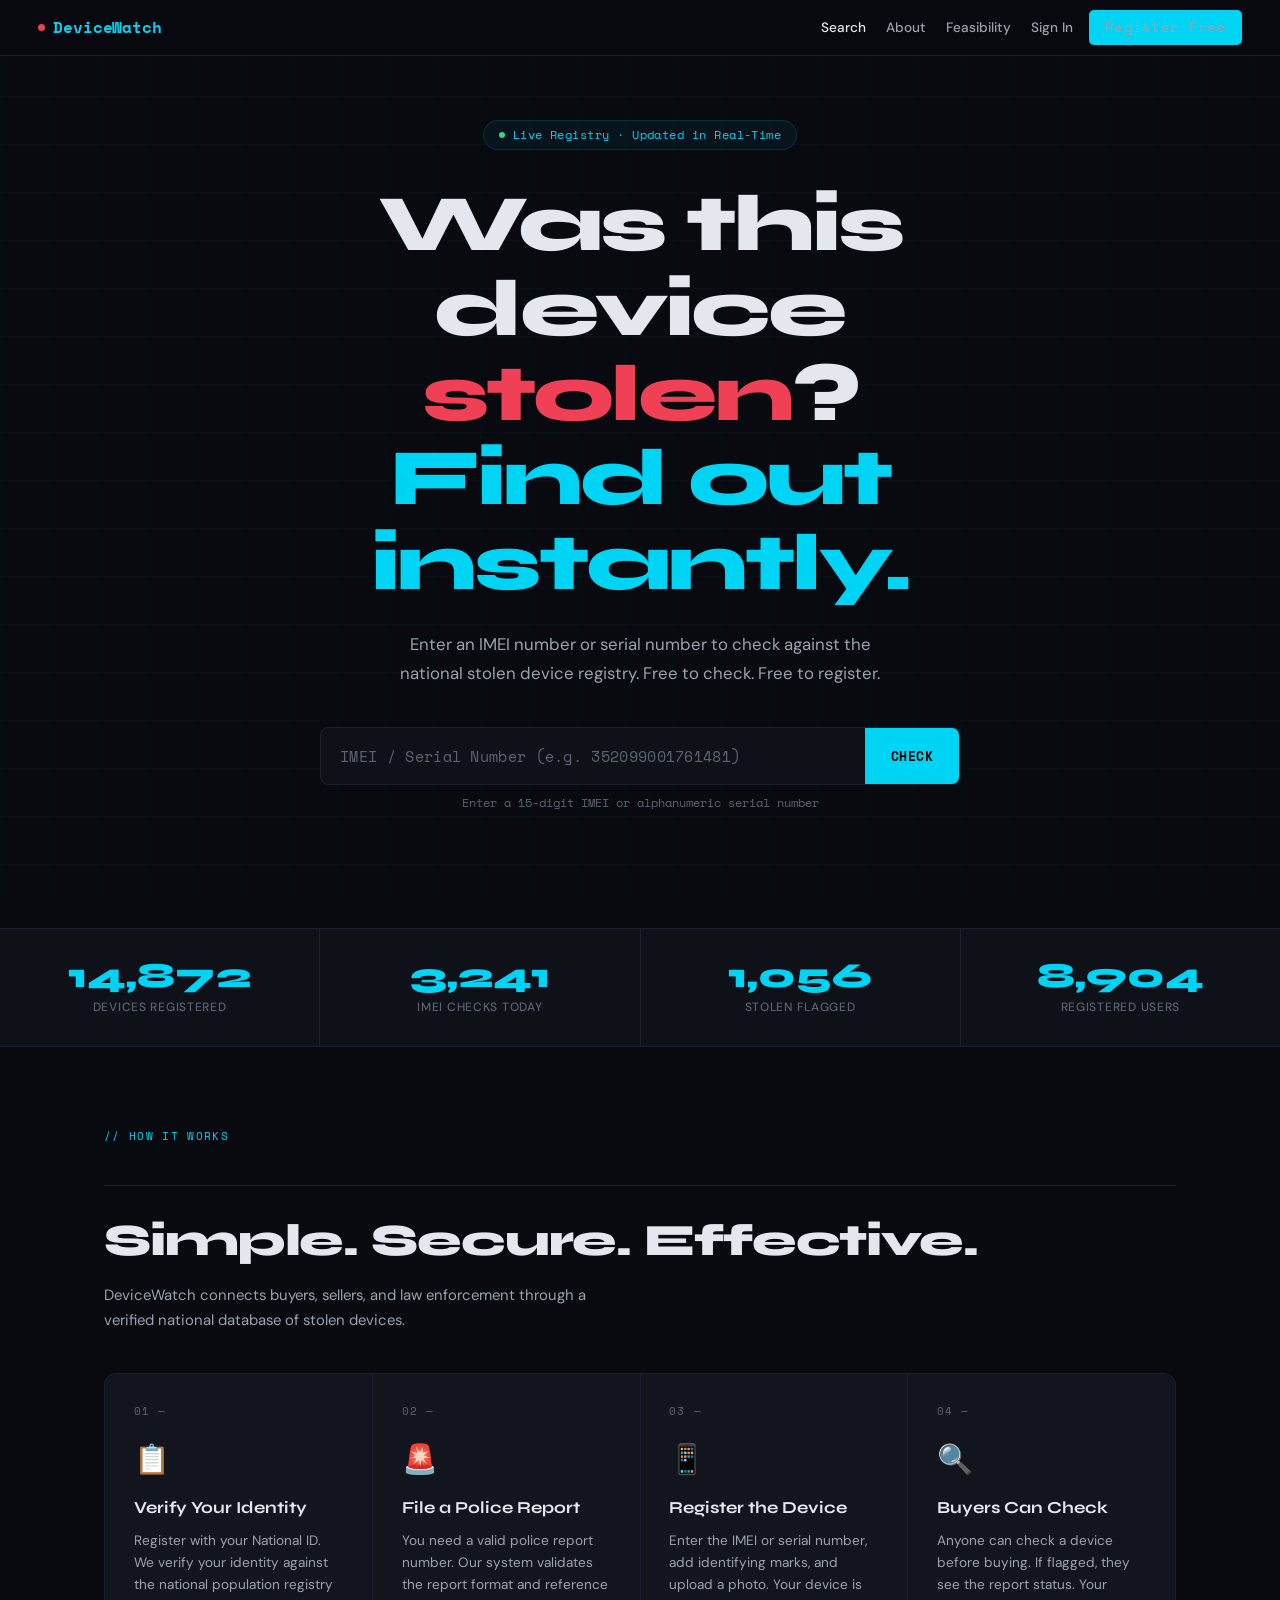
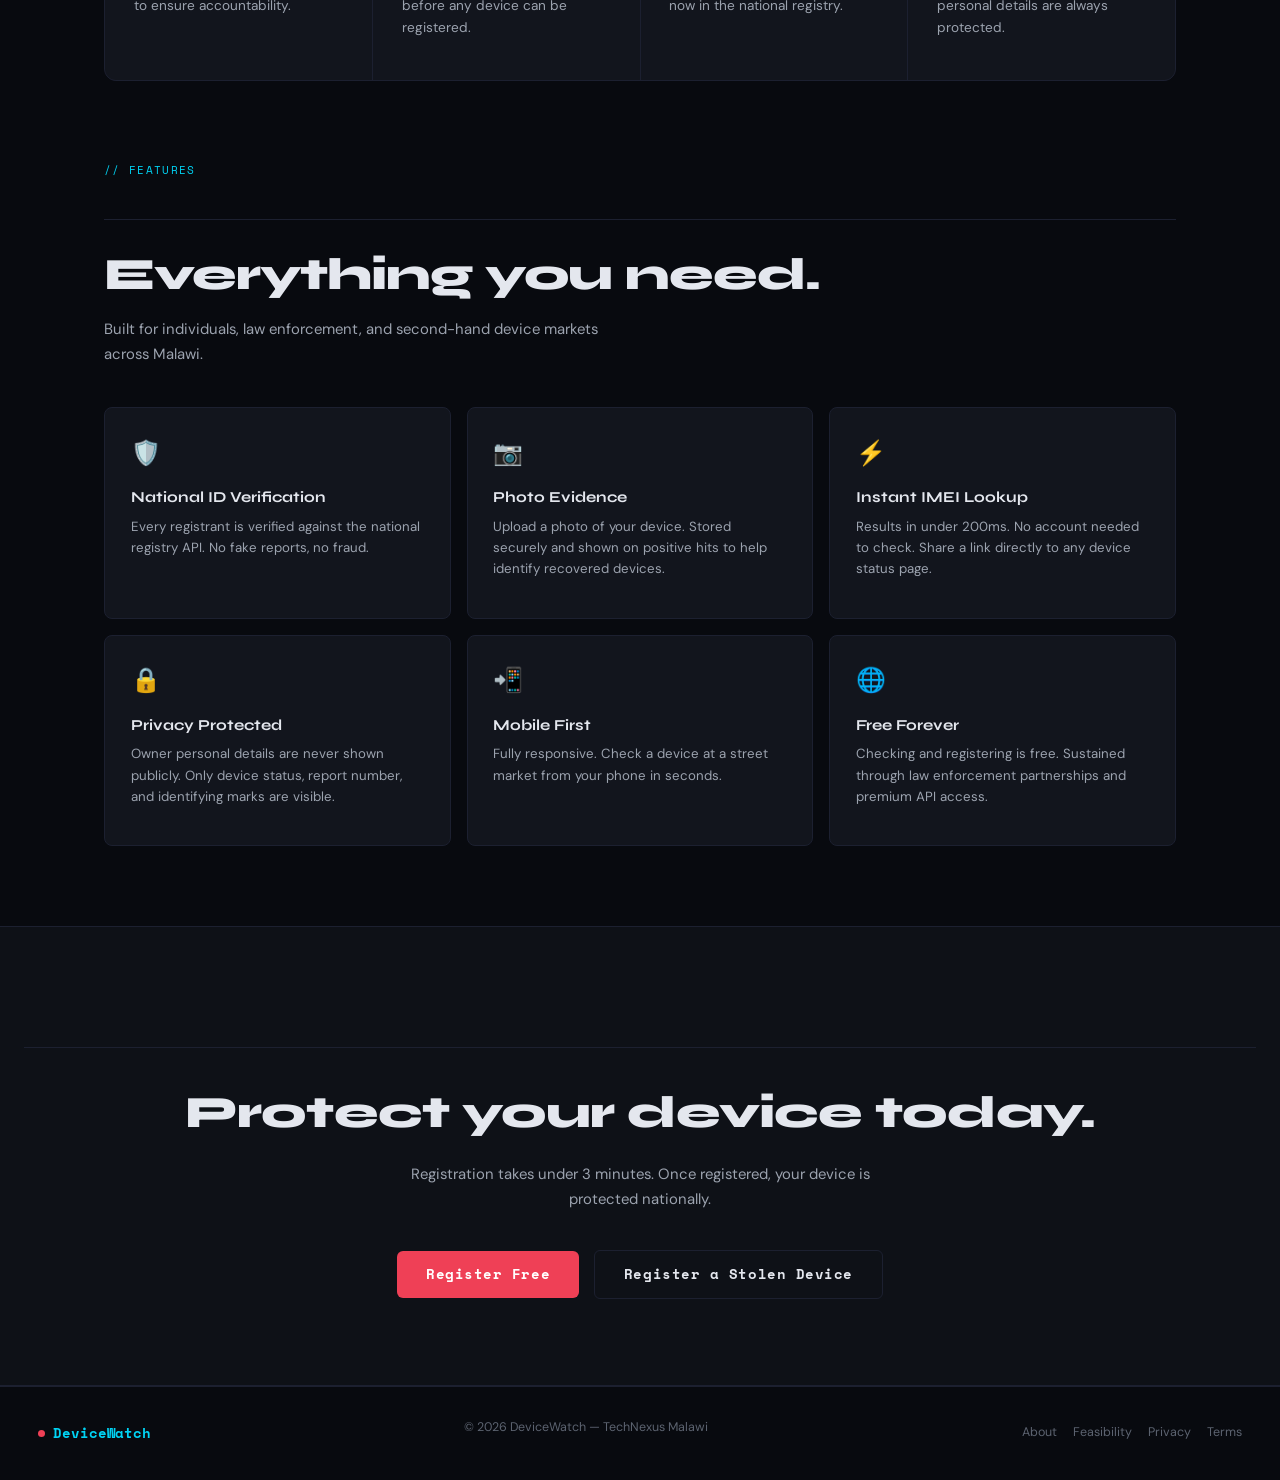
<file: index.html>
<!DOCTYPE html>
<html lang="en">
<head>
  <meta charset="UTF-8">
  <meta name="viewport" content="width=device-width, initial-scale=1.0">
  <meta name="description" content="DeviceWatch is Malawi's free national stolen device registry. Check any IMEI or serial number instantly. Register stolen devices with verified police reports.">
  <meta name="page-depth" content="">
  <title>DeviceWatch — Malawi Stolen Device Registry</title>
  <link rel="preconnect" href="https://fonts.googleapis.com">
  <link rel="preconnect" href="https://fonts.gstatic.com" crossorigin>
  <link href="https://fonts.googleapis.com/css2?family=Space+Mono:wght@400;700&family=Syne:wght@400;600;700;800&family=DM+Sans:wght@300;400;500;600&display=swap" rel="stylesheet">
  <link rel="stylesheet" href="css/style.css">
</head>
<body>

  <nav>
    <a href="index.html" class="logo"><div class="logo-dot"></div>DeviceWatch</a>
    <div class="nav-links">
      <a href="index.html" class="active">Search</a>
      <a href="about.html">About</a>
      <a href="feasibility.html">Feasibility</a>
      <span class="nav-guest">
        <a href="pages/login.html">Sign In</a>
        <a href="pages/signup.html" class="btn-nav">Register Free</a>
      </span>
      <span class="nav-auth">
        <a href="pages/register.html">Report Stolen</a>
        <a href="pages/dashboard.html">Dashboard</a>
        <span class="user-badge"></span>
        <a href="#" onclick="DW.logout();return false;" style="color:var(--danger)">Logout</a>
      </span>
    </div>
    <button class="hamburger" onclick="DW.toggleMenu()" aria-label="Toggle menu">
      <span></span><span></span><span></span>
    </button>
  </nav>

  <section class="hero">
    <div class="hero-badge"><span class="badge-dot"></span> Live Registry &middot; Updated in Real-Time</div>
    <h1>Was this device <span class="red">stolen</span>?<br><span class="highlight">Find out instantly.</span></h1>
    <p class="hero-sub">Enter an IMEI number or serial number to check against the national stolen device registry. Free to check. Free to register.</p>
    <div class="search-wrap">
      <div class="search-box">
        <input class="search-input" id="searchInput" type="text"
               placeholder="IMEI / Serial Number (e.g. 352099001761481)"
               maxlength="20" autocomplete="off" inputmode="numeric">
        <button class="search-btn" onclick="DW.checkDevice()">CHECK</button>
      </div>
      <p class="search-hint">Enter a 15-digit IMEI or alphanumeric serial number</p>
    </div>
    <div id="result-area"></div>
  </section>

  <div class="stats-bar">
    <div class="stat">
      <div class="stat-num" id="c1">0</div>
      <div class="stat-label">Devices Registered</div>
    </div>
    <div class="stat">
      <div class="stat-num" id="c2">0</div>
      <div class="stat-label">IMEI Checks Today</div>
    </div>
    <div class="stat">
      <div class="stat-num" id="c3">0</div>
      <div class="stat-label">Stolen Flagged</div>
    </div>
    <div class="stat">
      <div class="stat-num" id="c4">0</div>
      <div class="stat-label">Registered Users</div>
    </div>
  </div>

  <div class="section">
    <div class="section-tag">// How It Works</div>
    <h2 class="section-title">Simple. Secure. Effective.</h2>
    <p class="section-sub">DeviceWatch connects buyers, sellers, and law enforcement through a verified national database of stolen devices.</p>
    <div class="steps-grid">
      <div class="step">
        <div class="step-num">01 &mdash;</div>
        <span class="step-icon">&#x1F4CB;</span>
        <h3>Verify Your Identity</h3>
        <p>Register with your National ID. We verify your identity against the national population registry to ensure accountability.</p>
      </div>
      <div class="step">
        <div class="step-num">02 &mdash;</div>
        <span class="step-icon">&#x1F6A8;</span>
        <h3>File a Police Report</h3>
        <p>You need a valid police report number. Our system validates the report format and reference before any device can be registered.</p>
      </div>
      <div class="step">
        <div class="step-num">03 &mdash;</div>
        <span class="step-icon">&#x1F4F1;</span>
        <h3>Register the Device</h3>
        <p>Enter the IMEI or serial number, add identifying marks, and upload a photo. Your device is now in the national registry.</p>
      </div>
      <div class="step">
        <div class="step-num">04 &mdash;</div>
        <span class="step-icon">&#x1F50D;</span>
        <h3>Buyers Can Check</h3>
        <p>Anyone can check a device before buying. If flagged, they see the report status. Your personal details are always protected.</p>
      </div>
    </div>
  </div>

  <div class="section" style="padding-top:0">
    <div class="section-tag">// Features</div>
    <h2 class="section-title">Everything you need.</h2>
    <p class="section-sub">Built for individuals, law enforcement, and second-hand device markets across Malawi.</p>
    <div class="features-grid">
      <div class="feature-card">
        <div class="feature-icon">&#x1F6E1;&#xFE0F;</div>
        <h3>National ID Verification</h3>
        <p>Every registrant is verified against the national registry API. No fake reports, no fraud.</p>
      </div>
      <div class="feature-card">
        <div class="feature-icon">&#x1F4F7;</div>
        <h3>Photo Evidence</h3>
        <p>Upload a photo of your device. Stored securely and shown on positive hits to help identify recovered devices.</p>
      </div>
      <div class="feature-card">
        <div class="feature-icon">&#x26A1;</div>
        <h3>Instant IMEI Lookup</h3>
        <p>Results in under 200ms. No account needed to check. Share a link directly to any device status page.</p>
      </div>
      <div class="feature-card">
        <div class="feature-icon">&#x1F512;</div>
        <h3>Privacy Protected</h3>
        <p>Owner personal details are never shown publicly. Only device status, report number, and identifying marks are visible.</p>
      </div>
      <div class="feature-card">
        <div class="feature-icon">&#x1F4F2;</div>
        <h3>Mobile First</h3>
        <p>Fully responsive. Check a device at a street market from your phone in seconds.</p>
      </div>
      <div class="feature-card">
        <div class="feature-icon">&#x1F310;</div>
        <h3>Free Forever</h3>
        <p>Checking and registering is free. Sustained through law enforcement partnerships and premium API access.</p>
      </div>
    </div>
  </div>

  <div class="cta-section">
    <h2>Protect your device today.</h2>
    <p>Registration takes under 3 minutes. Once registered, your device is protected nationally.</p>
    <a href="pages/signup.html" class="btn btn-danger">Register Free</a>
    <a href="pages/register.html" class="btn btn-outline">Register a Stolen Device</a>
  </div>

  <footer>
    <a href="index.html" class="logo"><div class="logo-dot"></div>DeviceWatch</a>
    <p>&copy; 2026 DeviceWatch &mdash; TechNexus Malawi</p>
    <div class="footer-links">
      <a href="about.html">About</a>
      <a href="feasibility.html">Feasibility</a>
      <a href="#">Privacy</a>
      <a href="#">Terms</a>
    </div>
  </footer>

  <script src="js/app.js"></script>
  <script>
    window.addEventListener('load', () => {
      DW.animCount('c1', 14872);
      DW.animCount('c2', 3241);
      DW.animCount('c3', 1056);
      DW.animCount('c4', 8904);
    });
  </script>
</body>
</html>
</file>
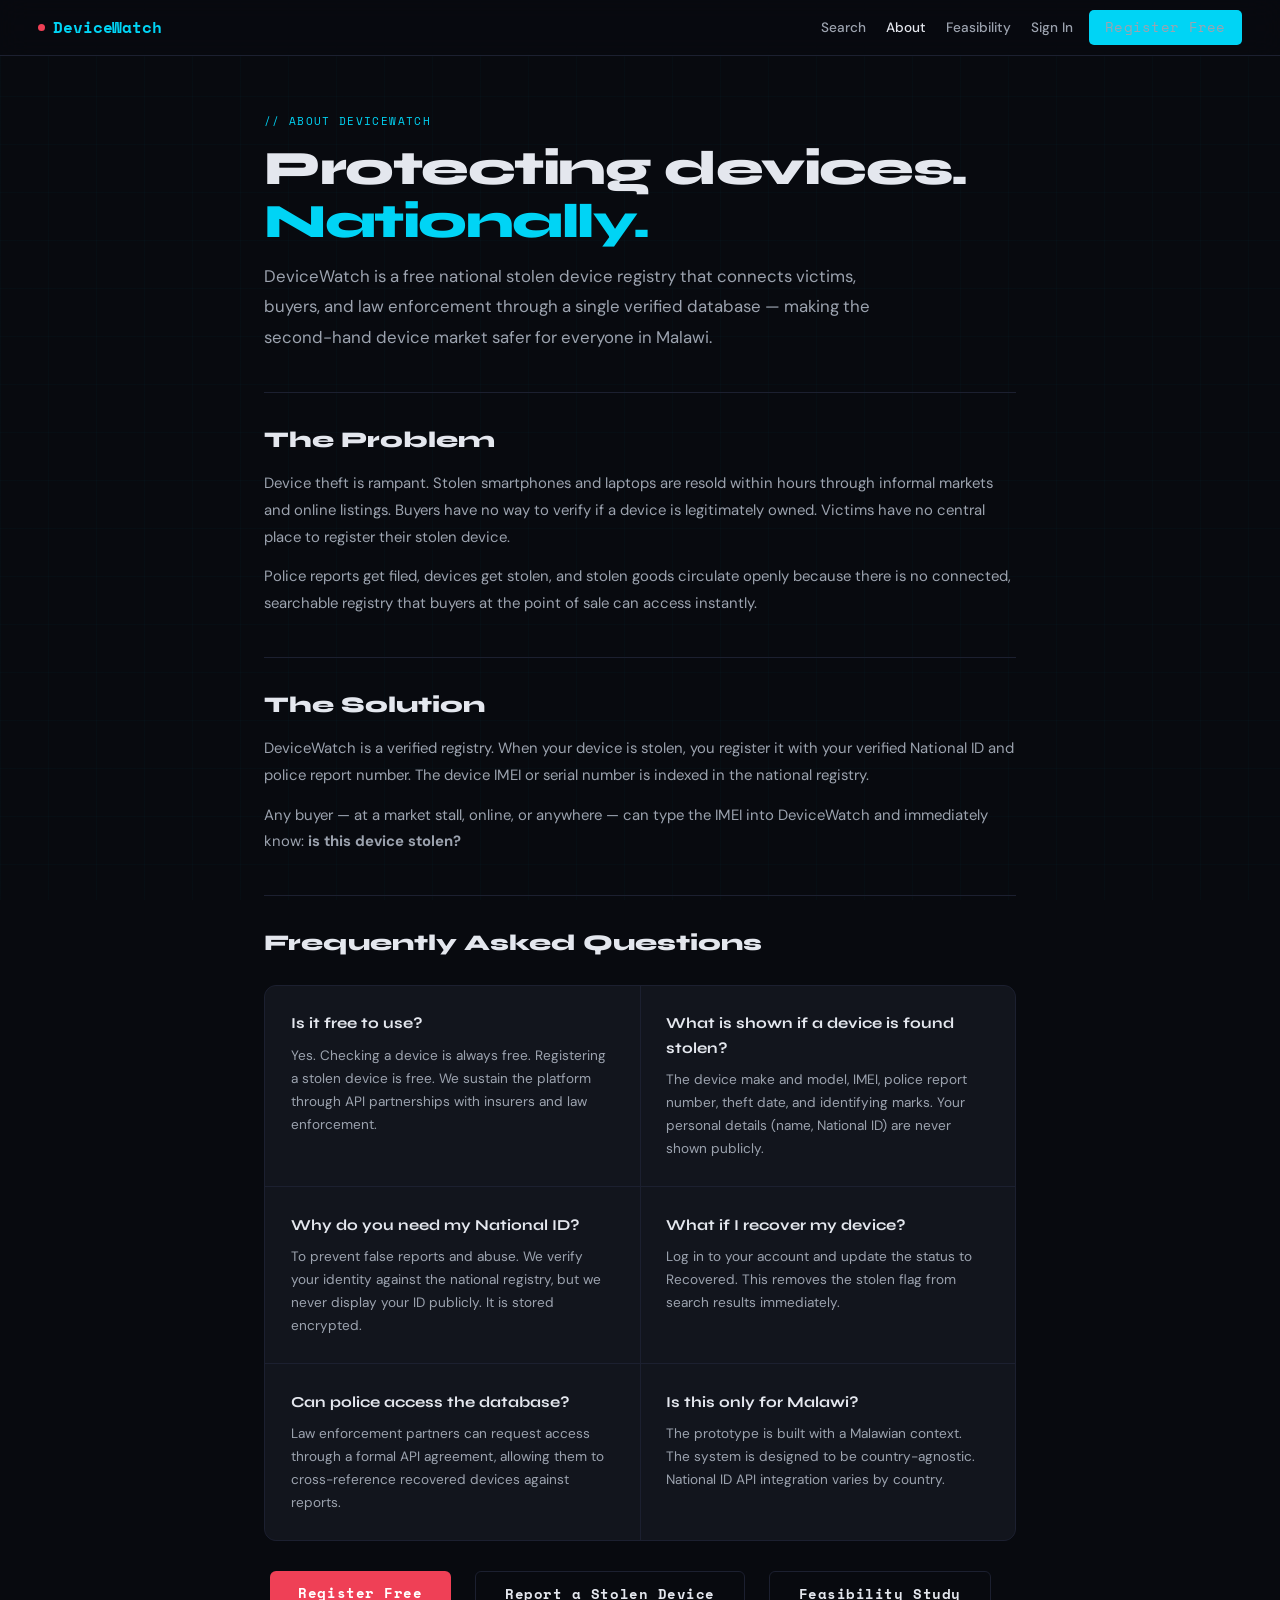
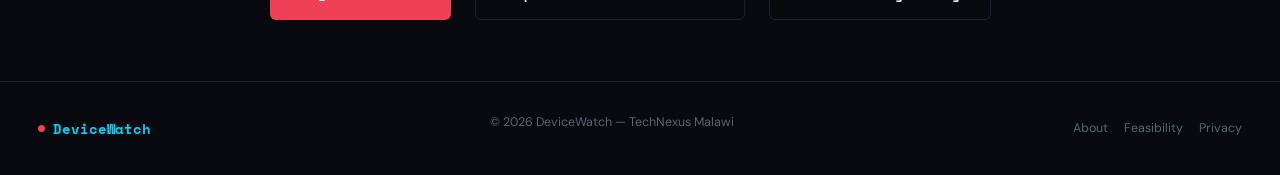
<file: about.html>
<!DOCTYPE html>
<html lang="en">
<head>
  <meta charset="UTF-8">
  <meta name="viewport" content="width=device-width, initial-scale=1.0">
  <meta name="description" content="About DeviceWatch - Malawi's free national stolen device registry connecting victims, buyers, and law enforcement.">
  <meta name="page-depth" content="">
  <title>About — DeviceWatch</title>
  <link rel="preconnect" href="https://fonts.googleapis.com">
  <link rel="preconnect" href="https://fonts.gstatic.com" crossorigin>
  <link href="https://fonts.googleapis.com/css2?family=Space+Mono:wght@400;700&family=Syne:wght@400;600;700;800&family=DM+Sans:wght@300;400;500;600&display=swap" rel="stylesheet">
  <link rel="stylesheet" href="css/style.css">
</head>
<body>

  <nav>
    <a href="index.html" class="logo"><div class="logo-dot"></div>DeviceWatch</a>
    <div class="nav-links">
      <a href="index.html">Search</a>
      <a href="about.html" class="active">About</a>
      <a href="feasibility.html">Feasibility</a>
      <span class="nav-guest">
        <a href="pages/login.html">Sign In</a>
        <a href="pages/signup.html" class="btn-nav">Register Free</a>
      </span>
      <span class="nav-auth">
        <a href="pages/register.html">Report Stolen</a>
        <a href="pages/dashboard.html">Dashboard</a>
        <span class="user-badge"></span>
        <a href="#" onclick="DW.logout();return false;" style="color:var(--danger)">Logout</a>
      </span>
    </div>
    <button class="hamburger" onclick="DW.toggleMenu()" aria-label="Toggle menu">
      <span></span><span></span><span></span>
    </button>
  </nav>

  <div class="wrap">
    <div class="page-tag">// About DeviceWatch</div>
    <h1 class="page-title">Protecting devices.<br><span>Nationally.</span></h1>
    <p class="page-sub">DeviceWatch is a free national stolen device registry that connects victims, buyers, and law enforcement through a single verified database &mdash; making the second-hand device market safer for everyone in Malawi.</p>

    <h2>The Problem</h2>
    <p>Device theft is rampant. Stolen smartphones and laptops are resold within hours through informal markets and online listings. Buyers have no way to verify if a device is legitimately owned. Victims have no central place to register their stolen device.</p>
    <p>Police reports get filed, devices get stolen, and stolen goods circulate openly because there is no connected, searchable registry that buyers at the point of sale can access instantly.</p>

    <h2>The Solution</h2>
    <p>DeviceWatch is a verified registry. When your device is stolen, you register it with your verified National ID and police report number. The device IMEI or serial number is indexed in the national registry.</p>
    <p>Any buyer &mdash; at a market stall, online, or anywhere &mdash; can type the IMEI into DeviceWatch and immediately know: <strong>is this device stolen?</strong></p>

    <h2>Frequently Asked Questions</h2>
    <div class="q-grid">
      <div class="q-item">
        <div class="q-q">Is it free to use?</div>
        <div class="q-a">Yes. Checking a device is always free. Registering a stolen device is free. We sustain the platform through API partnerships with insurers and law enforcement.</div>
      </div>
      <div class="q-item">
        <div class="q-q">What is shown if a device is found stolen?</div>
        <div class="q-a">The device make and model, IMEI, police report number, theft date, and identifying marks. Your personal details (name, National ID) are never shown publicly.</div>
      </div>
      <div class="q-item">
        <div class="q-q">Why do you need my National ID?</div>
        <div class="q-a">To prevent false reports and abuse. We verify your identity against the national registry, but we never display your ID publicly. It is stored encrypted.</div>
      </div>
      <div class="q-item">
        <div class="q-q">What if I recover my device?</div>
        <div class="q-a">Log in to your account and update the status to Recovered. This removes the stolen flag from search results immediately.</div>
      </div>
      <div class="q-item">
        <div class="q-q">Can police access the database?</div>
        <div class="q-a">Law enforcement partners can request access through a formal API agreement, allowing them to cross-reference recovered devices against reports.</div>
      </div>
      <div class="q-item">
        <div class="q-q">Is this only for Malawi?</div>
        <div class="q-a">The prototype is built with a Malawian context. The system is designed to be country-agnostic. National ID API integration varies by country.</div>
      </div>
    </div>

    <div class="cta-row">
      <a href="pages/signup.html" class="btn btn-danger">Register Free</a>
      <a href="pages/register.html" class="btn btn-outline">Report a Stolen Device</a>
      <a href="feasibility.html" class="btn btn-outline">Feasibility Study</a>
    </div>
  </div>

  <footer>
    <a href="index.html" class="logo"><div class="logo-dot"></div>DeviceWatch</a>
    <p>&copy; 2026 DeviceWatch &mdash; TechNexus Malawi</p>
    <div class="footer-links">
      <a href="about.html">About</a>
      <a href="feasibility.html">Feasibility</a>
      <a href="#">Privacy</a>
    </div>
  </footer>

  <script src="js/app.js"></script>
</body>
</html>
</file>
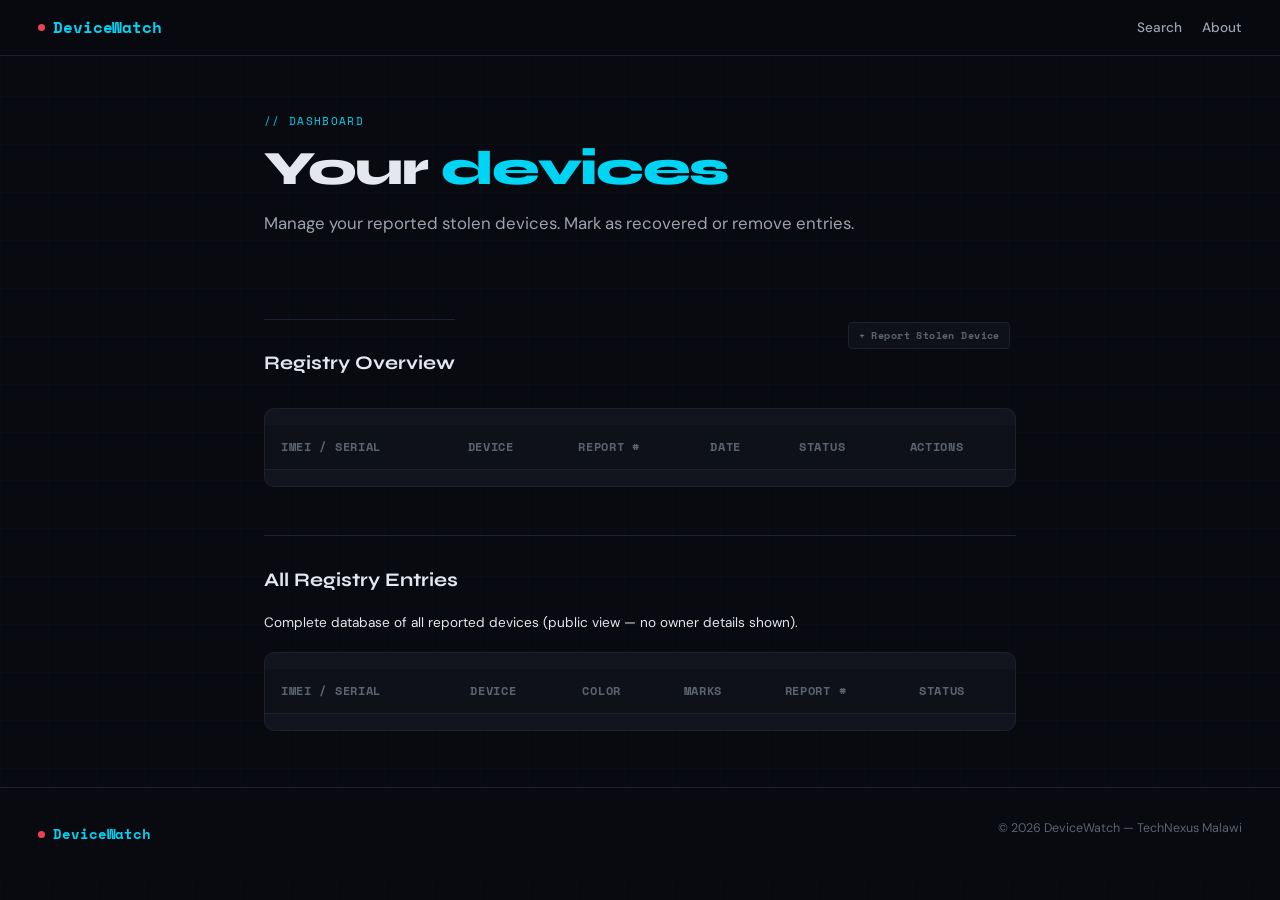
<file: dashboard.html>
<!DOCTYPE html><html lang="en"><head>
<meta charset="UTF-8"/><meta name="viewport" content="width=device-width, initial-scale=1.0"/>
<title>Dashboard — DeviceWatch</title>
<link rel="preconnect" href="https://fonts.googleapis.com">
<link href="https://fonts.googleapis.com/css2?family=Space+Mono:wght@400;700&family=Syne:wght@400;600;700;800&family=DM+Sans:wght@300;400;500&display=swap" rel="stylesheet">
<link rel="stylesheet" href="css/style.css">
</head><body>
<nav>
  <a href="index.html" class="logo"><div class="logo-dot"></div>DeviceWatch</a>
  <div class="nav-links"><a href="index.html">Search</a><a href="about.html">About</a>
    <span class="nav-auth"><a href="pages/register.html">Report Stolen</a><a href="dashboard.html" class="active">Dashboard</a><span class="user-badge"></span><a href="#" onclick="DW.logout();return false;" style="color:var(--accent2)">Logout</a></span>
  </div>
  <button class="hamburger" onclick="DW.toggleMenu()"><span></span><span></span><span></span></button>
</nav>
<div class="wrap wrap-wide">
  <div class="page-tag">// Dashboard</div>
  <h1 class="page-title">Your <span>devices</span></h1>
  <p class="page-sub">Manage your reported stolen devices. Mark as recovered or remove entries.</p>

  <div class="dash-grid" id="dash-stats"></div>

  <div style="display:flex;justify-content:space-between;align-items:center;margin-bottom:1rem;flex-wrap:wrap;gap:1rem">
    <h2 style="font-family:var(--font-display);font-size:1.2rem;font-weight:700">Registry Overview</h2>
    <a href="pages/register.html" class="btn btn-danger btn-sm">+ Report Stolen Device</a>
  </div>

  <div style="background:var(--card);border:1.5px solid var(--border);border-radius:10px;overflow-x:auto">
    <table class="data-table" id="device-table">
      <thead><tr><th>IMEI / Serial</th><th>Device</th><th>Report #</th><th>Date</th><th>Status</th><th>Actions</th></tr></thead>
      <tbody id="device-tbody"></tbody>
    </table>
    <div id="empty-state" class="empty-state" style="display:none">
      <div class="icon">📱</div>
      <h3>No devices registered yet</h3>
      <p style="margin-bottom:1rem">You haven't reported any stolen devices. When you do, they'll appear here.</p>
      <a href="pages/register.html" class="btn btn-danger btn-sm">Report a Stolen Device</a>
    </div>
  </div>

  <div style="margin-top:3rem">
    <h2 style="font-family:var(--font-display);font-size:1.2rem;font-weight:700;margin-bottom:1rem">All Registry Entries</h2>
    <p style="font-size:.85rem;color:var(--muted);margin-bottom:1rem">Complete database of all reported devices (public view — no owner details shown).</p>
    <div style="background:var(--card);border:1.5px solid var(--border);border-radius:10px;overflow-x:auto">
      <table class="data-table"><thead><tr><th>IMEI / Serial</th><th>Device</th><th>Color</th><th>Marks</th><th>Report #</th><th>Status</th></tr></thead>
        <tbody id="all-tbody"></tbody>
      </table>
    </div>
  </div>
</div>
<footer><a href="index.html" class="logo"><div class="logo-dot"></div>DeviceWatch</a><p>&copy; 2026 DeviceWatch — TechNexus Malawi</p></footer>
<script src="js/app.js"></script>
<script>
document.addEventListener('DOMContentLoaded', () => {
  if (!DW.requireAuth()) return;
  const user = DW.getCurrentUser();
  const stats = DW.getStats();
  const userDevices = DW.getUserDevices();

  // Stats
  document.getElementById('dash-stats').innerHTML = `
    <div class="dash-stat red"><div class="num">${stats.stolen}</div><div class="label">Stolen (Active)</div></div>
    <div class="dash-stat green"><div class="num">${stats.recovered}</div><div class="label">Recovered</div></div>
    <div class="dash-stat"><div class="num">${stats.totalDevices}</div><div class="label">Total Registered</div></div>
    <div class="dash-stat"><div class="num">${stats.checks}</div><div class="label">Checks Run</div></div>
  `;

  // User's devices
  const tbody = document.getElementById('device-tbody');
  if (userDevices.length === 0) {
    document.getElementById('device-table').style.display = 'none';
    document.getElementById('empty-state').style.display = 'block';
  } else {
    tbody.innerHTML = userDevices.map(d => `<tr>
      <td style="font-family:var(--font-mono);font-size:.8rem">${d.imei || d.serial}</td>
      <td><strong>${d.make} ${d.model}</strong></td>
      <td style="font-size:.8rem">${d.reportNo}</td>
      <td>${DW.formatDate(d.reportDate)}</td>
      <td><span class="status ${d.status}">${d.status.toUpperCase()}</span></td>
      <td class="actions">
        ${d.status === 'stolen' ? `<a href="#" onclick="markRecovered('${d.id}');return false;">Mark Recovered</a>` : ''}
        <a href="#" onclick="removeDevice('${d.id}');return false;" style="color:var(--accent2)">Remove</a>
      </td>
    </tr>`).join('');
  }

  // All devices (public view)
  const allTbody = document.getElementById('all-tbody');
  const allDevices = DW.getDevices();
  allTbody.innerHTML = allDevices.map(d => `<tr>
    <td style="font-family:var(--font-mono);font-size:.8rem">${d.imei || d.serial}</td>
    <td><strong>${d.make} ${d.model}</strong></td>
    <td>${d.color}</td>
    <td style="font-size:.82rem;max-width:200px">${d.marks || '—'}</td>
    <td style="font-size:.8rem">${d.reportNo}</td>
    <td><span class="status ${d.status}">${d.status.toUpperCase()}</span></td>
  </tr>`).join('');
});

function markRecovered(id) {
  if (!confirm('Mark this device as recovered? This will update the public registry.')) return;
  DW.updateDeviceStatus(id, 'recovered');
  DW.toast('Device marked as recovered', 'success');
  setTimeout(() => location.reload(), 500);
}
function removeDevice(id) {
  if (!confirm('Remove this device from the registry? This cannot be undone.')) return;
  DW.deleteDevice(id);
  DW.toast('Device removed from registry', 'success');
  setTimeout(() => location.reload(), 500);
}
</script>
</body></html>
</file>
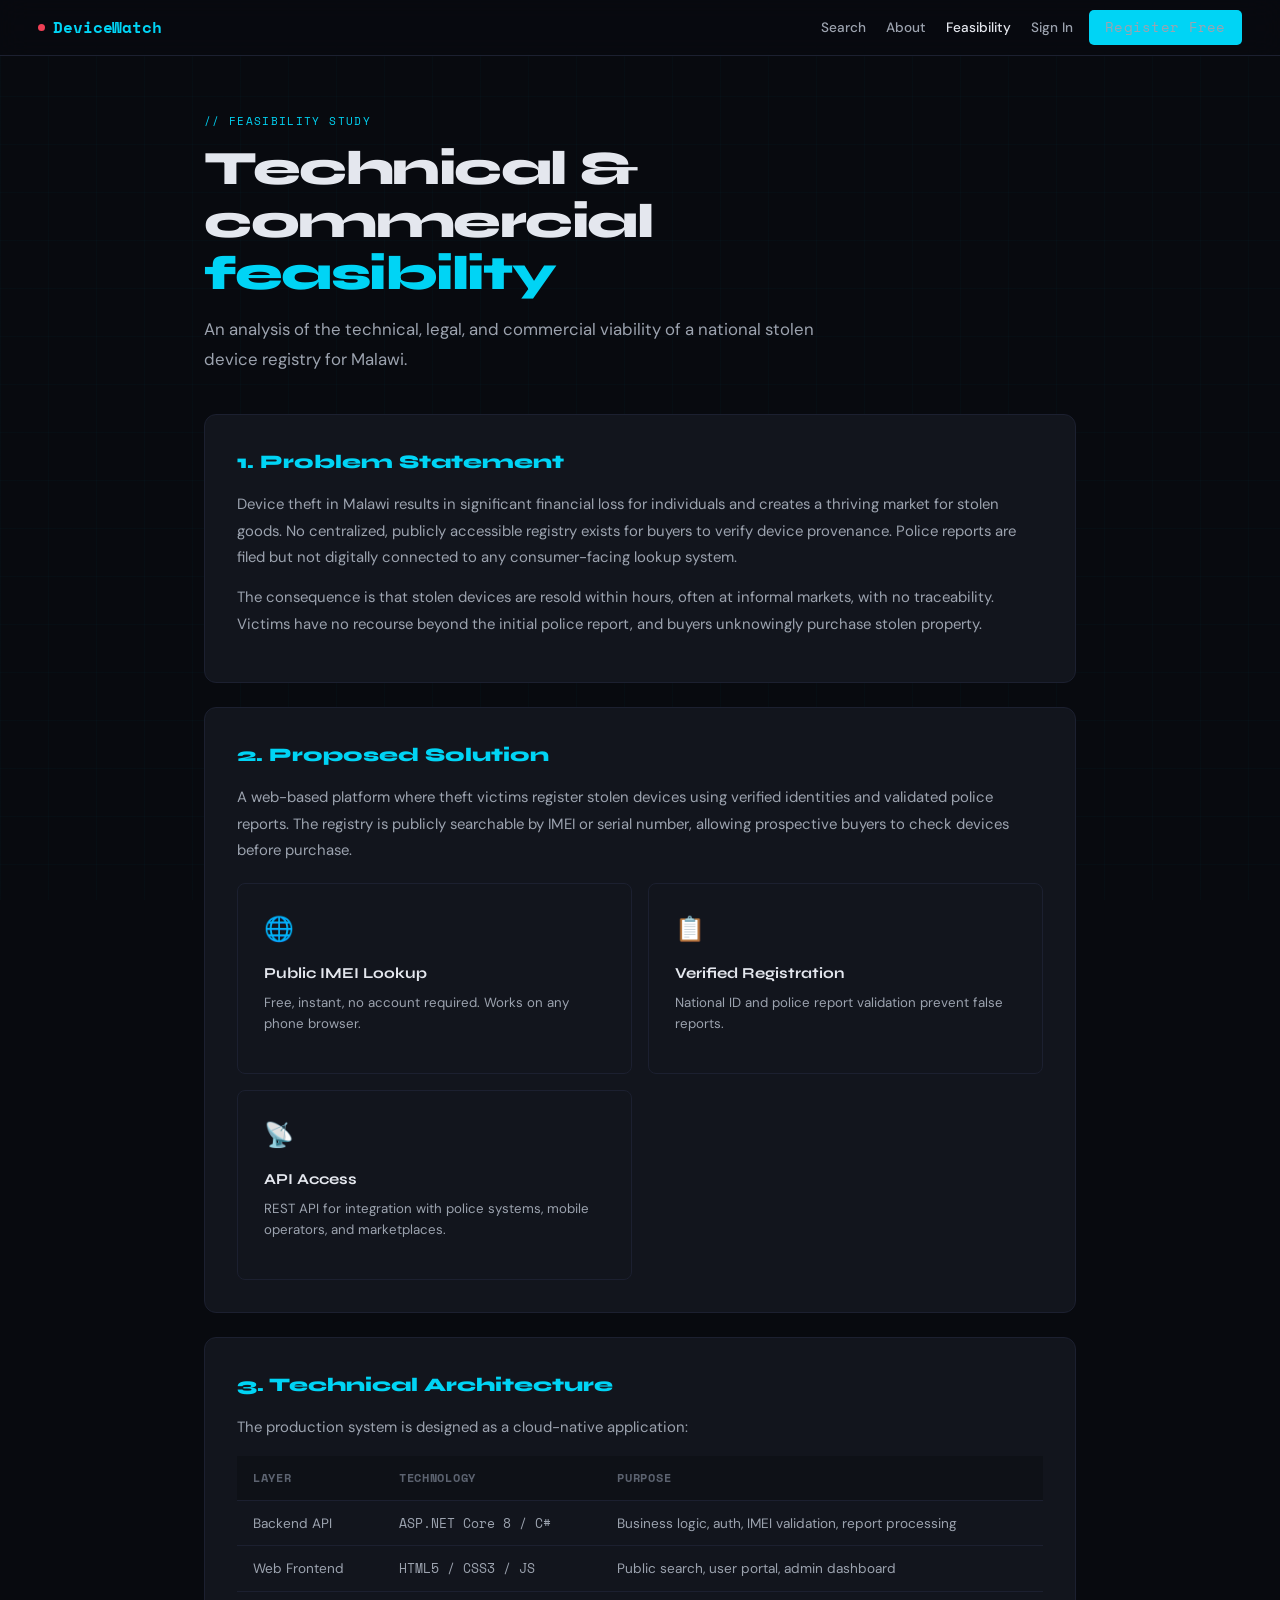
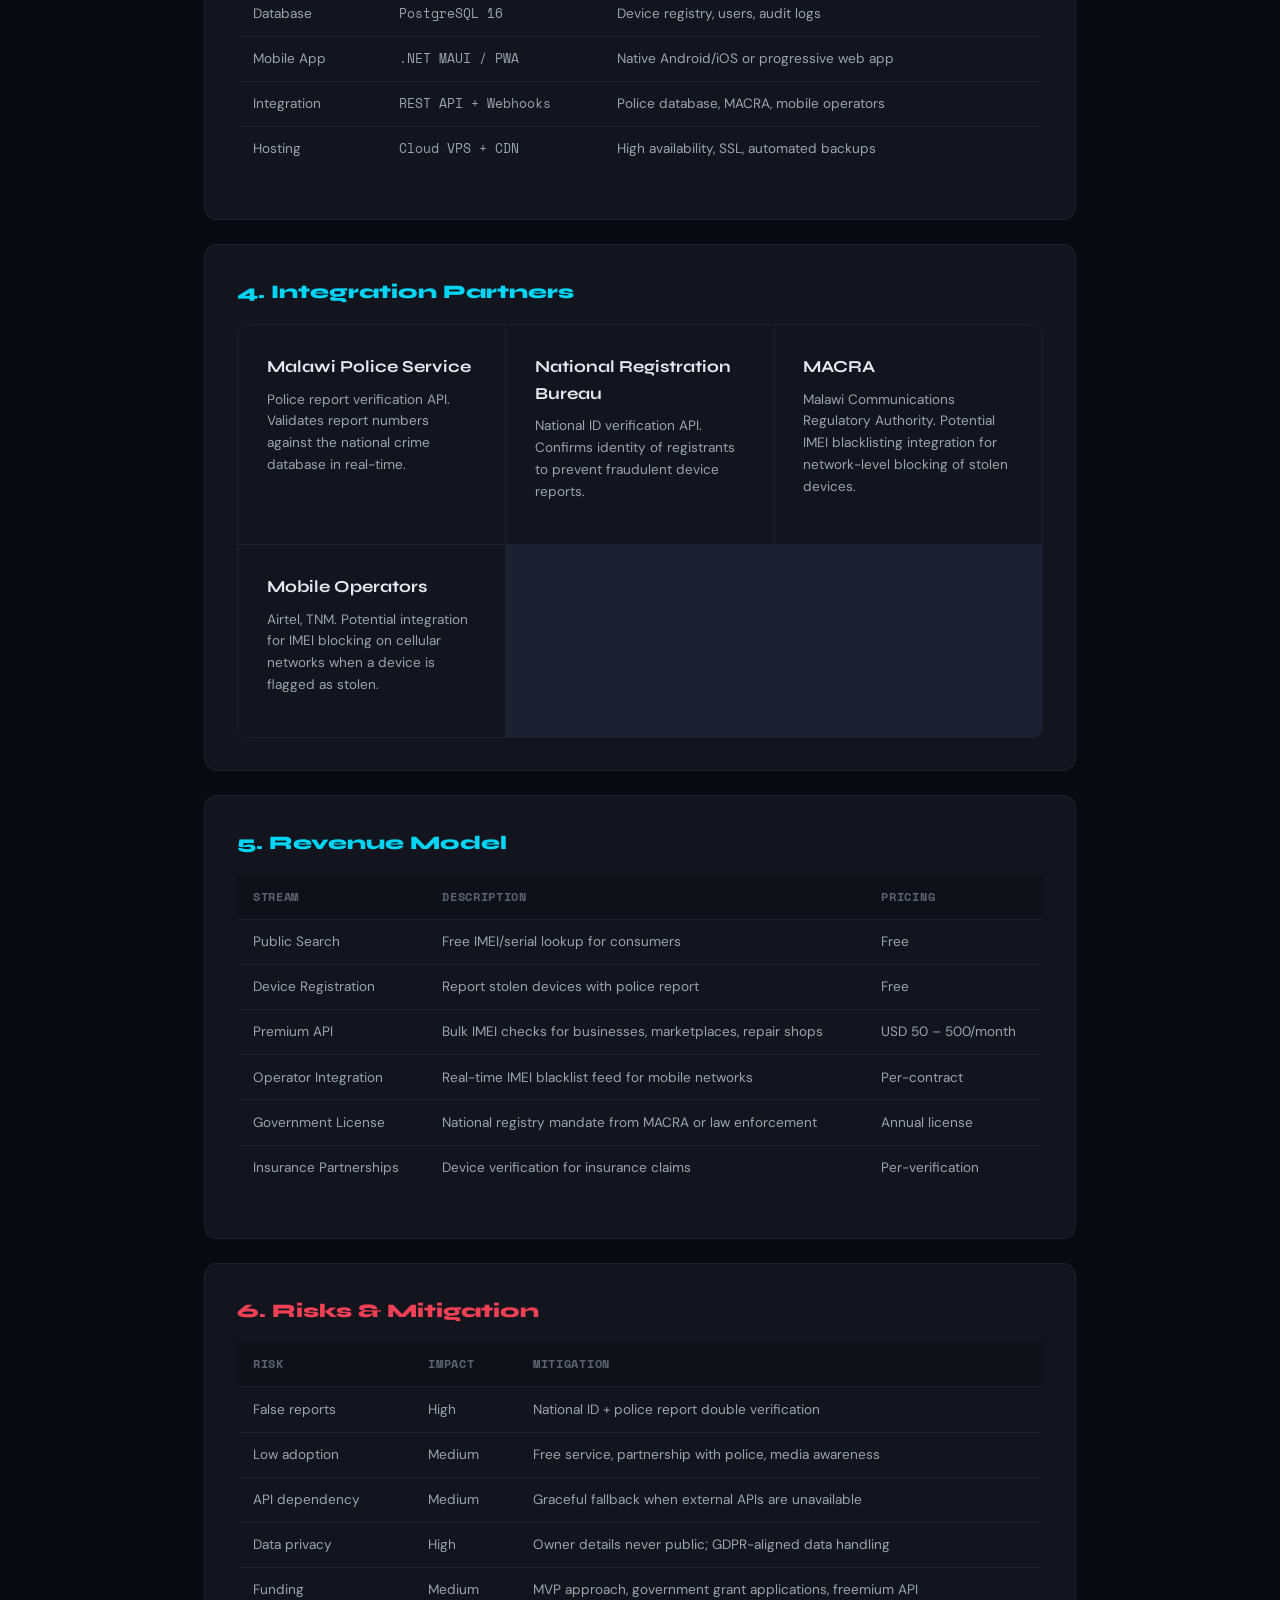
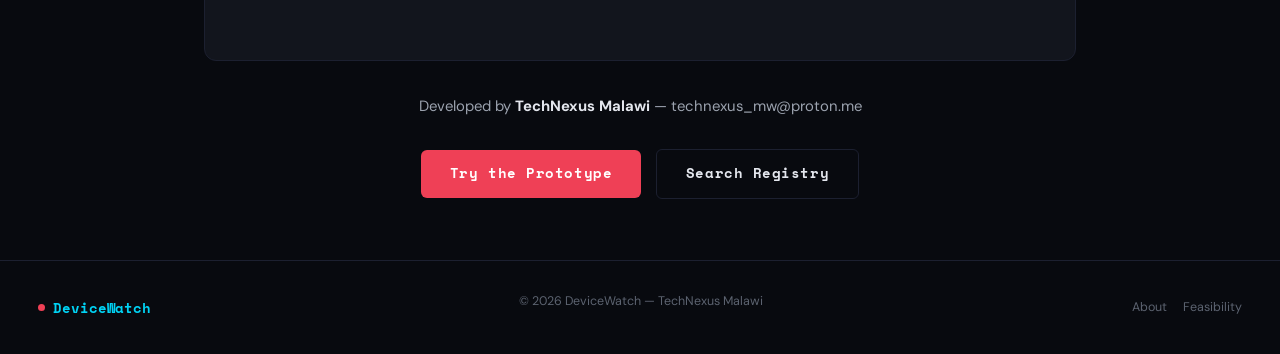
<file: feasibility.html>
<!DOCTYPE html>
<html lang="en">
<head>
  <meta charset="UTF-8">
  <meta name="viewport" content="width=device-width, initial-scale=1.0">
  <meta name="description" content="Technical and commercial feasibility study for DeviceWatch - a national stolen device registry for Malawi.">
  <meta name="page-depth" content="">
  <title>Feasibility Study — DeviceWatch</title>
  <link rel="preconnect" href="https://fonts.googleapis.com">
  <link rel="preconnect" href="https://fonts.gstatic.com" crossorigin>
  <link href="https://fonts.googleapis.com/css2?family=Space+Mono:wght@400;700&family=Syne:wght@400;600;700;800&family=DM+Sans:wght@300;400;500;600&display=swap" rel="stylesheet">
  <link rel="stylesheet" href="css/style.css">
</head>
<body>

  <nav>
    <a href="index.html" class="logo"><div class="logo-dot"></div>DeviceWatch</a>
    <div class="nav-links">
      <a href="index.html">Search</a>
      <a href="about.html">About</a>
      <a href="feasibility.html" class="active">Feasibility</a>
      <span class="nav-guest">
        <a href="pages/login.html">Sign In</a>
        <a href="pages/signup.html" class="btn-nav">Register Free</a>
      </span>
      <span class="nav-auth">
        <a href="pages/register.html">Report Stolen</a>
        <a href="pages/dashboard.html">Dashboard</a>
        <span class="user-badge"></span>
        <a href="#" onclick="DW.logout();return false;" style="color:var(--danger)">Logout</a>
      </span>
    </div>
    <button class="hamburger" onclick="DW.toggleMenu()" aria-label="Toggle menu">
      <span></span><span></span><span></span>
    </button>
  </nav>

  <div class="wrap" style="max-width:920px">
    <div class="page-tag">// Feasibility Study</div>
    <h1 class="page-title">Technical &amp; commercial <span>feasibility</span></h1>
    <p class="page-sub">An analysis of the technical, legal, and commercial viability of a national stolen device registry for Malawi.</p>

    <div style="background:var(--card);border:1.5px solid var(--border);border-radius:var(--radius-lg);padding:2rem;margin-bottom:1.5rem">
      <h2 style="border:none;padding-top:0;margin-top:0;color:var(--accent);font-size:1.2rem">1. Problem Statement</h2>
      <p>Device theft in Malawi results in significant financial loss for individuals and creates a thriving market for stolen goods. No centralized, publicly accessible registry exists for buyers to verify device provenance. Police reports are filed but not digitally connected to any consumer-facing lookup system.</p>
      <p>The consequence is that stolen devices are resold within hours, often at informal markets, with no traceability. Victims have no recourse beyond the initial police report, and buyers unknowingly purchase stolen property.</p>
    </div>

    <div style="background:var(--card);border:1.5px solid var(--border);border-radius:var(--radius-lg);padding:2rem;margin-bottom:1.5rem">
      <h2 style="border:none;padding-top:0;margin-top:0;color:var(--accent);font-size:1.2rem">2. Proposed Solution</h2>
      <p>A web-based platform where theft victims register stolen devices using verified identities and validated police reports. The registry is publicly searchable by IMEI or serial number, allowing prospective buyers to check devices before purchase.</p>
      <div class="features-grid" style="margin-top:1.2rem">
        <div class="feature-card"><div class="feature-icon">&#x1F310;</div><h3>Public IMEI Lookup</h3><p>Free, instant, no account required. Works on any phone browser.</p></div>
        <div class="feature-card"><div class="feature-icon">&#x1F4CB;</div><h3>Verified Registration</h3><p>National ID and police report validation prevent false reports.</p></div>
        <div class="feature-card"><div class="feature-icon">&#x1F4E1;</div><h3>API Access</h3><p>REST API for integration with police systems, mobile operators, and marketplaces.</p></div>
      </div>
    </div>

    <div style="background:var(--card);border:1.5px solid var(--border);border-radius:var(--radius-lg);padding:2rem;margin-bottom:1.5rem">
      <h2 style="border:none;padding-top:0;margin-top:0;color:var(--accent);font-size:1.2rem">3. Technical Architecture</h2>
      <p>The production system is designed as a cloud-native application:</p>
      <table class="data-table">
        <thead><tr><th>Layer</th><th>Technology</th><th>Purpose</th></tr></thead>
        <tbody>
          <tr><td>Backend API</td><td style="font-family:var(--font-mono);font-size:.82rem">ASP.NET Core 8 / C#</td><td>Business logic, auth, IMEI validation, report processing</td></tr>
          <tr><td>Web Frontend</td><td style="font-family:var(--font-mono);font-size:.82rem">HTML5 / CSS3 / JS</td><td>Public search, user portal, admin dashboard</td></tr>
          <tr><td>Database</td><td style="font-family:var(--font-mono);font-size:.82rem">PostgreSQL 16</td><td>Device registry, users, audit logs</td></tr>
          <tr><td>Mobile App</td><td style="font-family:var(--font-mono);font-size:.82rem">.NET MAUI / PWA</td><td>Native Android/iOS or progressive web app</td></tr>
          <tr><td>Integration</td><td style="font-family:var(--font-mono);font-size:.82rem">REST API + Webhooks</td><td>Police database, MACRA, mobile operators</td></tr>
          <tr><td>Hosting</td><td style="font-family:var(--font-mono);font-size:.82rem">Cloud VPS + CDN</td><td>High availability, SSL, automated backups</td></tr>
        </tbody>
      </table>
    </div>

    <div style="background:var(--card);border:1.5px solid var(--border);border-radius:var(--radius-lg);padding:2rem;margin-bottom:1.5rem">
      <h2 style="border:none;padding-top:0;margin-top:0;color:var(--accent);font-size:1.2rem">4. Integration Partners</h2>
      <div class="steps-grid" style="margin-top:1rem">
        <div class="step"><h3>Malawi Police Service</h3><p>Police report verification API. Validates report numbers against the national crime database in real-time.</p></div>
        <div class="step"><h3>National Registration Bureau</h3><p>National ID verification API. Confirms identity of registrants to prevent fraudulent device reports.</p></div>
        <div class="step"><h3>MACRA</h3><p>Malawi Communications Regulatory Authority. Potential IMEI blacklisting integration for network-level blocking of stolen devices.</p></div>
        <div class="step"><h3>Mobile Operators</h3><p>Airtel, TNM. Potential integration for IMEI blocking on cellular networks when a device is flagged as stolen.</p></div>
      </div>
    </div>

    <div style="background:var(--card);border:1.5px solid var(--border);border-radius:var(--radius-lg);padding:2rem;margin-bottom:1.5rem">
      <h2 style="border:none;padding-top:0;margin-top:0;color:var(--accent);font-size:1.2rem">5. Revenue Model</h2>
      <table class="data-table">
        <thead><tr><th>Stream</th><th>Description</th><th>Pricing</th></tr></thead>
        <tbody>
          <tr><td>Public Search</td><td>Free IMEI/serial lookup for consumers</td><td>Free</td></tr>
          <tr><td>Device Registration</td><td>Report stolen devices with police report</td><td>Free</td></tr>
          <tr><td>Premium API</td><td>Bulk IMEI checks for businesses, marketplaces, repair shops</td><td>USD 50 &ndash; 500/month</td></tr>
          <tr><td>Operator Integration</td><td>Real-time IMEI blacklist feed for mobile networks</td><td>Per-contract</td></tr>
          <tr><td>Government License</td><td>National registry mandate from MACRA or law enforcement</td><td>Annual license</td></tr>
          <tr><td>Insurance Partnerships</td><td>Device verification for insurance claims</td><td>Per-verification</td></tr>
        </tbody>
      </table>
    </div>

    <div style="background:var(--card);border:1.5px solid var(--border);border-radius:var(--radius-lg);padding:2rem;margin-bottom:1.5rem">
      <h2 style="border:none;padding-top:0;margin-top:0;color:var(--danger);font-size:1.2rem">6. Risks &amp; Mitigation</h2>
      <table class="data-table">
        <thead><tr><th>Risk</th><th>Impact</th><th>Mitigation</th></tr></thead>
        <tbody>
          <tr><td>False reports</td><td>High</td><td>National ID + police report double verification</td></tr>
          <tr><td>Low adoption</td><td>Medium</td><td>Free service, partnership with police, media awareness</td></tr>
          <tr><td>API dependency</td><td>Medium</td><td>Graceful fallback when external APIs are unavailable</td></tr>
          <tr><td>Data privacy</td><td>High</td><td>Owner details never public; GDPR-aligned data handling</td></tr>
          <tr><td>Funding</td><td>Medium</td><td>MVP approach, government grant applications, freemium API</td></tr>
        </tbody>
      </table>
    </div>

    <div style="text-align:center;margin-top:2rem">
      <p style="margin-bottom:1.5rem">Developed by <strong style="color:var(--text)">TechNexus Malawi</strong> &mdash; technexus_mw@proton.me</p>
      <a href="pages/signup.html" class="btn btn-danger">Try the Prototype</a>
      <a href="index.html" class="btn btn-outline">Search Registry</a>
    </div>
  </div>

  <footer>
    <a href="index.html" class="logo"><div class="logo-dot"></div>DeviceWatch</a>
    <p>&copy; 2026 DeviceWatch &mdash; TechNexus Malawi</p>
    <div class="footer-links">
      <a href="about.html">About</a>
      <a href="feasibility.html">Feasibility</a>
    </div>
  </footer>

  <script src="js/app.js"></script>
</body>
</html>
</file>
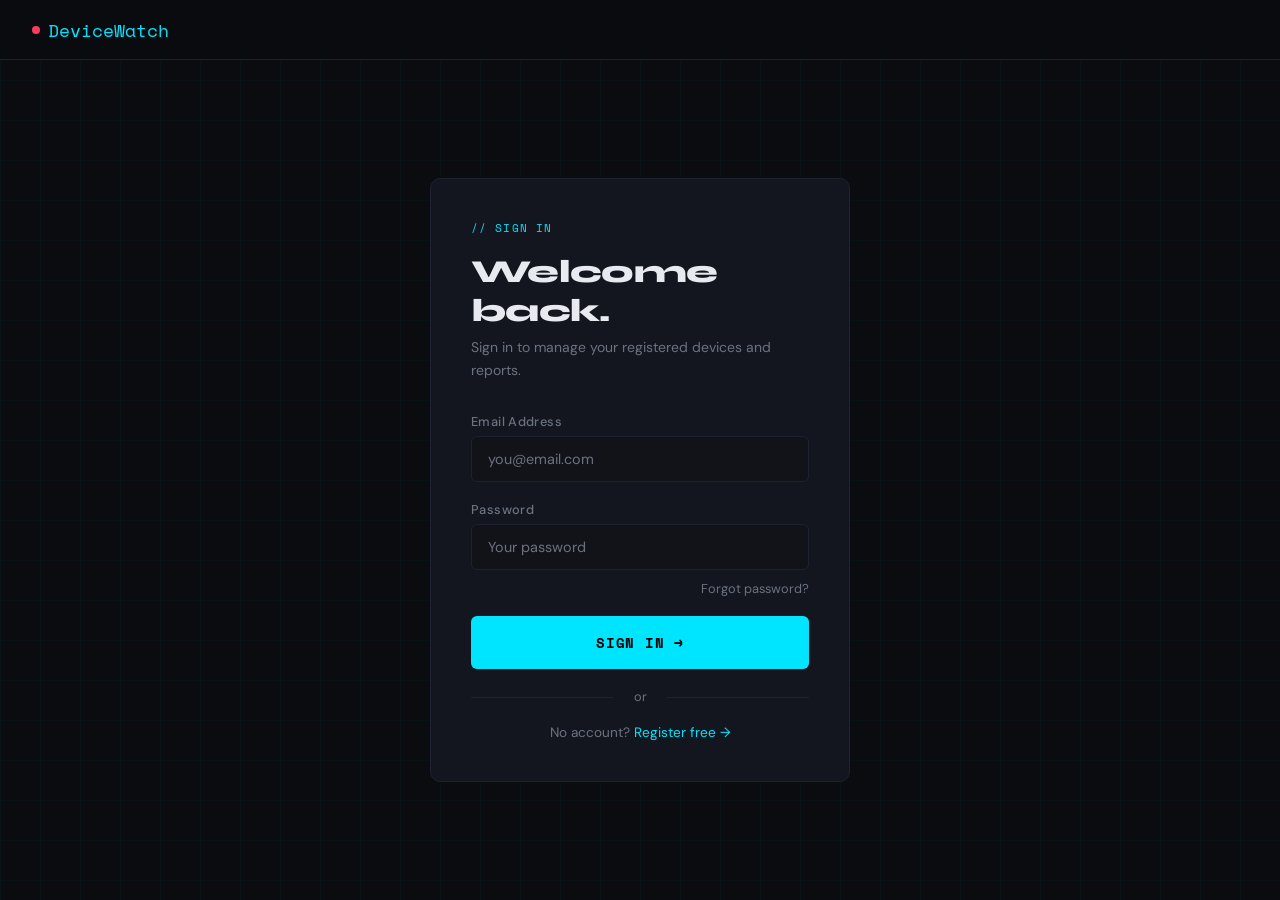
<file: login.html>
<!DOCTYPE html>
<html lang="en">
<head>
  <meta charset="UTF-8"/><meta name="viewport" content="width=device-width, initial-scale=1.0"/>
  <title>Sign In — DeviceWatch</title>
  <link href="https://fonts.googleapis.com/css2?family=Space+Mono:wght@400;700&family=Syne:wght@700;800&family=DM+Sans:wght@300;400;500&display=swap" rel="stylesheet">
  <style>
    :root{--bg:#0a0c10;--surface:#111318;--border:#1e2230;--accent:#00e5ff;--accent2:#ff3b5c;--text:#e8eaf0;--muted:#6b7280;--card:#13161e}
    *,*::before,*::after{box-sizing:border-box;margin:0;padding:0}
    body{background:var(--bg);color:var(--text);font-family:'DM Sans',sans-serif;min-height:100vh;display:flex;flex-direction:column}
    body::before{content:'';position:fixed;inset:0;background-image:linear-gradient(rgba(0,229,255,.03) 1px,transparent 1px),linear-gradient(90deg,rgba(0,229,255,.03) 1px,transparent 1px);background-size:40px 40px;pointer-events:none;z-index:0}
    nav{position:sticky;top:0;z-index:100;background:rgba(10,12,16,.92);backdrop-filter:blur(12px);border-bottom:1px solid var(--border);display:flex;align-items:center;justify-content:space-between;padding:0 2rem;height:60px}
    .logo{font-family:'Space Mono',monospace;font-size:1.1rem;color:var(--accent);display:flex;align-items:center;gap:8px;text-decoration:none}
    .logo-dot{width:8px;height:8px;border-radius:50%;background:var(--accent2);animation:pulse 2s infinite}
    @keyframes pulse{0%,100%{opacity:1}50%{opacity:.5}}
    main{flex:1;display:flex;align-items:center;justify-content:center;padding:3rem 1rem;position:relative;z-index:1}
    .auth-card{background:var(--card);border:1px solid var(--border);border-radius:10px;width:100%;max-width:420px;padding:2.5rem}
    .auth-tag{font-family:'Space Mono',monospace;font-size:.7rem;color:var(--accent);letter-spacing:.1em;text-transform:uppercase;margin-bottom:1rem}
    .auth-title{font-family:'Syne',sans-serif;font-size:2rem;font-weight:800;letter-spacing:-.02em;margin-bottom:.4rem}
    .auth-sub{color:var(--muted);font-size:.875rem;margin-bottom:2rem;line-height:1.6}
    .form-group{margin-bottom:1.2rem}
    label{display:block;font-size:.8rem;font-weight:500;margin-bottom:.4rem;color:var(--muted);letter-spacing:.03em}
    input{width:100%;background:var(--surface);border:1.5px solid var(--border);border-radius:6px;padding:.8rem 1rem;color:var(--text);font-family:'DM Sans',sans-serif;font-size:.9rem;outline:none;transition:border-color .2s}
    input:focus{border-color:var(--accent);box-shadow:0 0 0 3px rgba(0,229,255,.08)}
    input::placeholder{color:var(--muted)}
    .submit-btn{width:100%;background:var(--accent);color:#000;border:none;padding:1rem;border-radius:6px;font-family:'Space Mono',monospace;font-weight:700;font-size:.9rem;letter-spacing:.05em;cursor:pointer;transition:opacity .2s}
    .submit-btn:hover{opacity:.85}
    .forgot{display:block;text-align:right;font-size:.8rem;color:var(--muted);text-decoration:none;margin-top:-.6rem;margin-bottom:1.2rem;transition:color .2s}
    .forgot:hover{color:var(--accent)}
    .divider{text-align:center;color:var(--muted);font-size:.8rem;margin:1.2rem 0;position:relative}
    .divider::before,.divider::after{content:'';position:absolute;top:50%;width:42%;height:1px;background:var(--border)}
    .divider::before{left:0}.divider::after{right:0}
    .auth-alt{text-align:center;font-size:.85rem;color:var(--muted)}
    .auth-alt a{color:var(--accent);text-decoration:none}
    .toast{position:fixed;bottom:2rem;right:2rem;background:var(--surface);border:1px solid rgba(255,59,92,.3);border-radius:8px;padding:1rem 1.5rem;font-family:'Space Mono',monospace;font-size:.8rem;color:#ff3b5c;z-index:999;display:none}
  </style>
</head>
<body>
<nav>
  <a href="../index.html" class="logo"><div class="logo-dot"></div>DeviceWatch</a>
</nav>
<main>
  <div class="auth-card">
    <div class="auth-tag">// Sign In</div>
    <h1 class="auth-title">Welcome back.</h1>
    <p class="auth-sub">Sign in to manage your registered devices and reports.</p>

    <div class="form-group">
      <label>Email Address</label>
      <input type="email" id="email" placeholder="you@email.com" />
    </div>
    <div class="form-group">
      <label>Password</label>
      <input type="password" id="pass" placeholder="Your password" />
    </div>
    <a href="#" class="forgot">Forgot password?</a>
    <button class="submit-btn" onclick="doLogin()">SIGN IN →</button>
    <div class="divider">or</div>
    <div class="auth-alt">No account? <a href="signup.html">Register free →</a></div>
  </div>
</main>
<div class="toast" id="toast">Invalid email or password</div>
<script>
  function doLogin() {
    const e=document.getElementById('email').value;
    const p=document.getElementById('pass').value;
    if(!e||!p){document.getElementById('toast').style.display='block';setTimeout(()=>document.getElementById('toast').style.display='none',2500);return;}
    // Demo: any credentials go to dashboard
    window.location.href='dashboard.html';
  }
  document.addEventListener('keydown',e=>{if(e.key==='Enter')doLogin()});
</script>
</body>
</html>
</file>
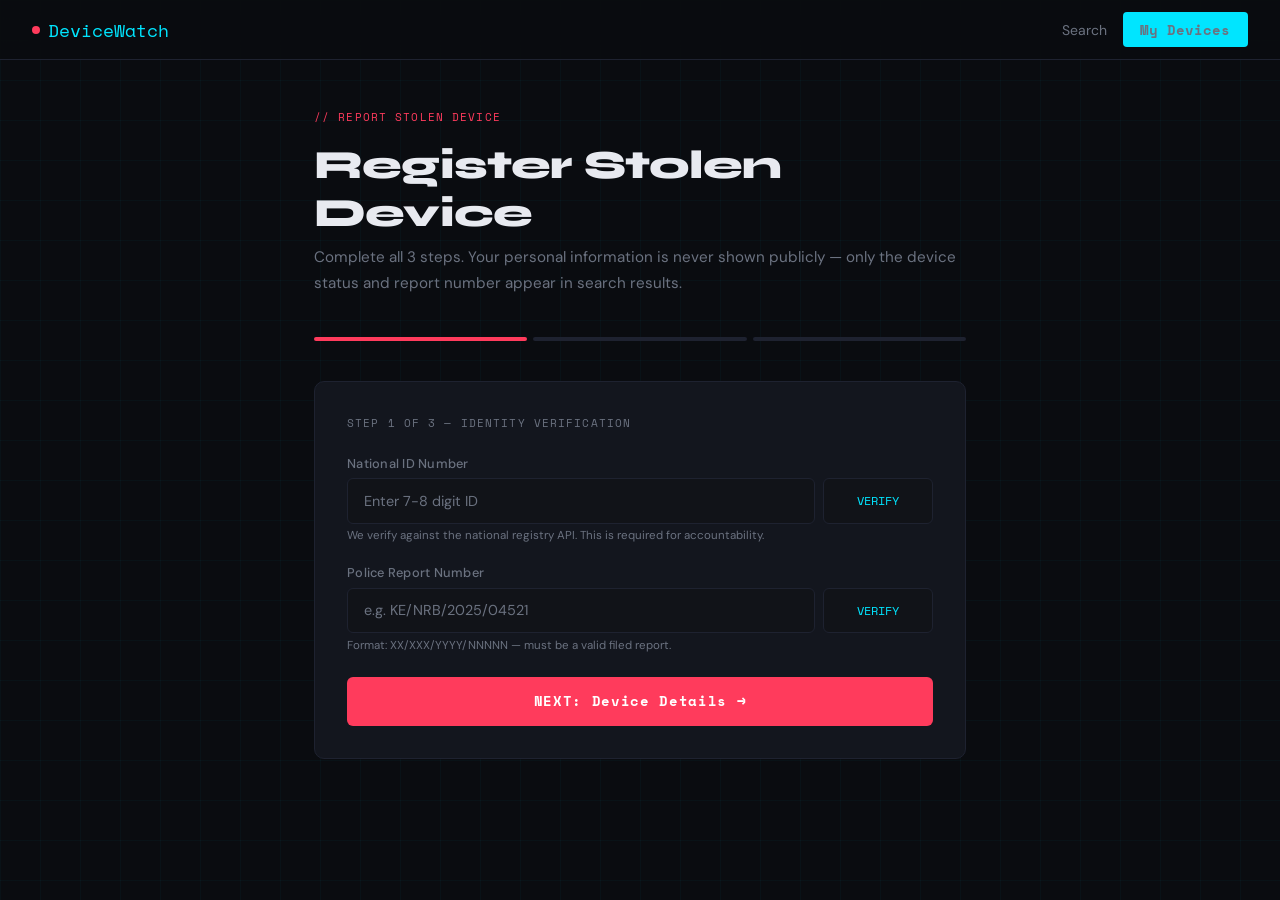
<file: register.html>
<!DOCTYPE html>
<html lang="en">
<head>
  <meta charset="UTF-8"/><meta name="viewport" content="width=device-width, initial-scale=1.0"/>
  <title>Register Stolen Device — DeviceWatch</title>
  <link href="https://fonts.googleapis.com/css2?family=Space+Mono:wght@400;700&family=Syne:wght@700;800&family=DM+Sans:wght@300;400;500&display=swap" rel="stylesheet">
  <style>
    :root{--bg:#0a0c10;--surface:#111318;--border:#1e2230;--accent:#00e5ff;--accent2:#ff3b5c;--accent3:#a8ff78;--text:#e8eaf0;--muted:#6b7280;--card:#13161e}
    *,*::before,*::after{box-sizing:border-box;margin:0;padding:0}
    body{background:var(--bg);color:var(--text);font-family:'DM Sans',sans-serif;min-height:100vh}
    body::before{content:'';position:fixed;inset:0;background-image:linear-gradient(rgba(0,229,255,.03) 1px,transparent 1px),linear-gradient(90deg,rgba(0,229,255,.03) 1px,transparent 1px);background-size:40px 40px;pointer-events:none;z-index:0}
    nav{position:sticky;top:0;z-index:100;background:rgba(10,12,16,.92);backdrop-filter:blur(12px);border-bottom:1px solid var(--border);display:flex;align-items:center;justify-content:space-between;padding:0 2rem;height:60px}
    .logo{font-family:'Space Mono',monospace;font-size:1.1rem;color:var(--accent);display:flex;align-items:center;gap:8px;text-decoration:none}
    .logo-dot{width:8px;height:8px;border-radius:50%;background:var(--accent2);animation:pulse 2s infinite}
    @keyframes pulse{0%,100%{opacity:1}50%{opacity:.5}}
    .nav-right{display:flex;gap:1rem;align-items:center}
    .nav-right a{color:var(--muted);font-size:.875rem;text-decoration:none}
    .nav-right a:hover{color:var(--text)}
    .btn-nav{background:var(--accent);color:#000;padding:.45rem 1.1rem;border-radius:4px;font-weight:700;font-size:.8rem;font-family:'Space Mono',monospace;text-decoration:none}

    .page-wrap{position:relative;z-index:1;max-width:700px;margin:0 auto;padding:3rem 1.5rem}
    .page-tag{font-family:'Space Mono',monospace;font-size:.7rem;color:var(--accent2);letter-spacing:.1em;text-transform:uppercase;margin-bottom:1rem}
    .page-title{font-family:'Syne',sans-serif;font-size:2.5rem;font-weight:800;letter-spacing:-.02em;margin-bottom:.5rem}
    .page-sub{color:var(--muted);font-size:.95rem;margin-bottom:2.5rem;line-height:1.7}

    .progress-bar{display:flex;gap:.4rem;margin-bottom:2.5rem}
    .pb{flex:1;height:4px;border-radius:4px;background:var(--border);transition:background .3s}
    .pb.active{background:var(--accent2)}
    .pb.done{background:var(--accent3)}

    .form-card{background:var(--card);border:1px solid var(--border);border-radius:10px;padding:2rem}
    .step-label{font-family:'Space Mono',monospace;font-size:.7rem;color:var(--muted);letter-spacing:.1em;text-transform:uppercase;margin-bottom:1.5rem}
    .form-group{margin-bottom:1.3rem}
    label{display:block;font-size:.8rem;font-weight:500;margin-bottom:.4rem;color:var(--muted);letter-spacing:.02em}
    input,select,textarea{width:100%;background:var(--surface);border:1.5px solid var(--border);border-radius:6px;padding:.8rem 1rem;color:var(--text);font-family:'DM Sans',sans-serif;font-size:.9rem;outline:none;transition:border-color .2s}
    input:focus,select:focus,textarea:focus{border-color:var(--accent);box-shadow:0 0 0 3px rgba(0,229,255,.08)}
    input::placeholder,textarea::placeholder{color:var(--muted)}
    textarea{resize:vertical;min-height:80px}
    select{appearance:none;background-image:url("data:image/svg+xml,%3Csvg xmlns='http://www.w3.org/2000/svg' width='12' height='12' viewBox='0 0 12 12'%3E%3Cpath fill='%236b7280' d='M6 8L1 3h10z'/%3E%3C/svg%3E");background-repeat:no-repeat;background-position:right 1rem center}
    .input-hint{font-size:.72rem;color:var(--muted);margin-top:.3rem}

    .verify-row{display:flex;gap:.5rem}
    .verify-row input{flex:1}
    .btn-verify{background:var(--surface);border:1.5px solid var(--border);color:var(--accent);padding:.8rem 1rem;border-radius:6px;font-family:'Space Mono',monospace;font-size:.72rem;cursor:pointer;white-space:nowrap;transition:border-color .2s;min-width:110px}
    .btn-verify:hover{border-color:var(--accent)}
    .btn-verify.ok{border-color:rgba(168,255,120,.4);color:var(--accent3)}

    .upload-zone{border:1.5px dashed var(--border);border-radius:8px;padding:2rem;text-align:center;cursor:pointer;transition:border-color .2s;position:relative;background:var(--surface)}
    .upload-zone:hover{border-color:var(--accent)}
    .upload-zone input[type=file]{position:absolute;inset:0;opacity:0;cursor:pointer}
    .upload-icon{font-size:2rem;margin-bottom:.5rem}
    .upload-text{color:var(--muted);font-size:.85rem}
    .preview-img{max-height:150px;border-radius:6px;margin-top:1rem;display:none}

    .btn-row{display:flex;gap:.7rem;margin-top:1.5rem}
    .btn-back{flex:1;background:transparent;border:1.5px solid var(--border);color:var(--text);padding:.9rem;border-radius:6px;font-family:'Space Mono',monospace;font-size:.8rem;cursor:pointer;transition:border-color .2s}
    .btn-back:hover{border-color:var(--accent)}
    .btn-next{flex:2;background:var(--accent2);color:#fff;border:none;padding:.9rem;border-radius:6px;font-family:'Space Mono',monospace;font-weight:700;font-size:.85rem;cursor:pointer;letter-spacing:.05em;transition:opacity .2s}
    .btn-next:hover{opacity:.85}

    .toast{position:fixed;bottom:2rem;right:2rem;background:var(--surface);border:1px solid rgba(255,59,92,.3);border-radius:8px;padding:1rem 1.5rem;font-family:'Space Mono',monospace;font-size:.8rem;color:var(--accent2);z-index:999;display:none;animation:fu .3s}
    @keyframes fu{from{opacity:0;transform:translateY(8px)}to{opacity:1;transform:translateY(0)}}
    .toast.ok{border-color:rgba(168,255,120,.4);color:var(--accent3)}

    .success-wrap{text-align:center;padding:2rem}
    .success-ref{font-family:'Space Mono',monospace;background:rgba(0,229,255,.08);border:1px solid rgba(0,229,255,.2);border-radius:6px;padding:.8rem 1.4rem;color:var(--accent);font-size:.9rem;display:inline-block;margin:1rem 0}
  </style>
</head>
<body>
<nav>
  <a href="../index.html" class="logo"><div class="logo-dot"></div>DeviceWatch</a>
  <div class="nav-right">
    <a href="../index.html">Search</a>
    <a href="dashboard.html" class="btn-nav">My Devices</a>
  </div>
</nav>

<div class="page-wrap">
  <div class="page-tag">// Report Stolen Device</div>
  <h1 class="page-title">Register Stolen Device</h1>
  <p class="page-sub">Complete all 3 steps. Your personal information is never shown publicly — only the device status and report number appear in search results.</p>

  <div class="progress-bar">
    <div class="pb active" id="p1"></div>
    <div class="pb" id="p2"></div>
    <div class="pb" id="p3"></div>
  </div>

  <div class="form-card">

    <!-- STEP 1: Identity -->
    <div id="s1">
      <div class="step-label">Step 1 of 3 — Identity Verification</div>
      <div class="form-group">
        <label>National ID Number</label>
        <div class="verify-row">
          <input type="text" id="nid" placeholder="Enter 7-8 digit ID" maxlength="8"/>
          <button class="btn-verify" id="nidBtn" onclick="verifyNID()">VERIFY</button>
        </div>
        <div class="input-hint">We verify against the national registry API. This is required for accountability.</div>
      </div>
      <div class="form-group">
        <label>Police Report Number</label>
        <div class="verify-row">
          <input type="text" id="policeRpt" placeholder="e.g. KE/NRB/2025/04521"/>
          <button class="btn-verify" id="rptBtn" onclick="verifyReport()">VERIFY</button>
        </div>
        <div class="input-hint">Format: XX/XXX/YYYY/NNNNN — must be a valid filed report.</div>
      </div>
      <div class="btn-row">
        <button class="btn-next" onclick="goS2()">NEXT: Device Details →</button>
      </div>
    </div>

    <!-- STEP 2: Device Info -->
    <div id="s2" style="display:none">
      <div class="step-label">Step 2 of 3 — Device Information</div>
      <div class="form-group">
        <label>Device Type</label>
        <select id="devType">
          <option value="">Select device type</option>
          <option>Smartphone</option>
          <option>Laptop</option>
          <option>Tablet</option>
          <option>Desktop / PC</option>
          <option>Smartwatch</option>
          <option>Camera</option>
          <option>Other</option>
        </select>
      </div>
      <div class="form-group">
        <label>Make & Model</label>
        <input type="text" id="makeModel" placeholder="e.g. Samsung Galaxy A54 5G" />
      </div>
      <div class="form-group">
        <label>IMEI Number <span style="color:var(--muted);font-size:.75rem">(for phones)</span></label>
        <input type="text" id="imei" placeholder="15-digit IMEI" maxlength="15" />
        <div class="input-hint">Dial *#06# to find your IMEI. Leave blank if not a phone.</div>
      </div>
      <div class="form-group">
        <label>Serial Number</label>
        <input type="text" id="serial" placeholder="Device serial number" />
      </div>
      <div class="form-group">
        <label>Date of Theft</label>
        <input type="date" id="theftDate" />
      </div>
      <div class="btn-row">
        <button class="btn-back" onclick="goS1()">← Back</button>
        <button class="btn-next" onclick="goS3()">NEXT: Evidence →</button>
      </div>
    </div>

    <!-- STEP 3: Photo & Marks -->
    <div id="s3" style="display:none">
      <div class="step-label">Step 3 of 3 — Evidence & Identifying Marks</div>
      <div class="form-group">
        <label>Identifying Marks / Description</label>
        <textarea id="marks" placeholder="Describe any unique marks, scratches, stickers, custom engravings, case colour, etc."></textarea>
        <div class="input-hint">Be specific — this helps identify your device if recovered.</div>
      </div>
      <div class="form-group">
        <label>Device Photo</label>
        <div class="upload-zone" id="uploadZone">
          <input type="file" accept="image/*" id="photoInput" onchange="previewPhoto(this)"/>
          <div class="upload-icon">📷</div>
          <div class="upload-text">Tap to upload photo of device<br/><small>JPG, PNG up to 5MB</small></div>
          <img class="preview-img" id="previewImg"/>
        </div>
      </div>
      <div class="btn-row">
        <button class="btn-back" onclick="goS2()">← Back</button>
        <button class="btn-next" style="background:#ff3b5c" onclick="submitReport()">🚨 REGISTER DEVICE</button>
      </div>
    </div>

    <!-- SUCCESS -->
    <div id="success" style="display:none">
      <div class="success-wrap">
        <div style="font-size:3rem;margin-bottom:1rem">🛡️</div>
        <h2 style="font-family:'Syne',sans-serif;font-size:1.6rem;margin-bottom:.5rem">Device Registered!</h2>
        <p style="color:var(--muted);margin-bottom:1rem">Your stolen device has been added to the national registry. Anyone checking this IMEI or serial number will see it is flagged.</p>
        <div class="success-ref" id="refNo">REF: DW-2025-XXXX</div>
        <br/>
        <a href="../index.html" style="color:var(--accent);text-decoration:none;font-family:'Space Mono',monospace;font-size:.85rem">← Back to Search</a>
        &nbsp;&nbsp;
        <a href="dashboard.html" style="color:var(--muted);text-decoration:none;font-family:'Space Mono',monospace;font-size:.85rem">My Devices →</a>
      </div>
    </div>

  </div>
</div>

<div class="toast" id="toast"></div>

<script>
  let nidOk=false, rptOk=false;
  function toast(msg,ok=false){
    const t=document.getElementById('toast');
    t.textContent=msg; t.className='toast'+(ok?' ok':'');
    t.style.display='block';
    setTimeout(()=>t.style.display='none',3000);
  }
  function verifyNID(){
    const v=document.getElementById('nid').value;
    if(v.length<7){toast('Enter a valid 7-8 digit National ID');return;}
    const btn=document.getElementById('nidBtn');
    btn.textContent='CHECKING...';
    setTimeout(()=>{
      nidOk=true; btn.textContent='✓ VERIFIED'; btn.classList.add('ok');
      toast('National ID verified ✓',true);
    },1600);
  }
  function verifyReport(){
    const v=document.getElementById('policeRpt').value.trim();
    const re=/^[A-Z]{2}\/[A-Z]{3}\/\d{4}\/\d{4,5}$/;
    if(!re.test(v.toUpperCase())){toast('Invalid report format. Expected: KE/NRB/2025/04521');return;}
    const btn=document.getElementById('rptBtn');
    btn.textContent='CHECKING...';
    setTimeout(()=>{
      rptOk=true; btn.textContent='✓ VALID'; btn.classList.add('ok');
      toast('Police report number validated ✓',true);
    },1200);
  }
  function step(from,to,pFrom,pTo){
    document.getElementById(from).style.display='none';
    document.getElementById(to).style.display='block';
    document.getElementById(pFrom).classList.replace('active','done');
    document.getElementById(pTo).classList.add('active');
  }
  function goS1(){
    document.getElementById('s2').style.display='none';
    document.getElementById('s1').style.display='block';
    document.getElementById('p2').classList.remove('active','done');
    document.getElementById('p1').className='pb done';
  }
  function goS2(){
    if(!nidOk){toast('Please verify your National ID first');return;}
    if(!rptOk){toast('Please verify your police report number');return;}
    step('s1','s2','p1','p2');
  }
  function goS3(){
    if(!document.getElementById('makeModel').value){toast('Enter device make & model');return;}
    const imei=document.getElementById('imei').value;
    const ser=document.getElementById('serial').value;
    if(!imei&&!ser){toast('Enter at least IMEI or Serial Number');return;}
    step('s2','s3','p2','p3');
  }
  function previewPhoto(inp){
    if(!inp.files[0])return;
    const r=new FileReader();
    r.onload=e=>{
      const img=document.getElementById('previewImg');
      img.src=e.target.result; img.style.display='block';
    };
    r.readAsDataURL(inp.files[0]);
  }
  function submitReport(){
    if(!document.getElementById('marks').value){toast('Please add identifying marks');return;}
    const ref='DW-'+new Date().getFullYear()+'-'+Math.floor(1000+Math.random()*9000);
    document.getElementById('refNo').textContent='REF: '+ref;
    document.getElementById('s3').style.display='none';
    document.getElementById('success').style.display='block';
    document.getElementById('p3').classList.add('done');
  }
</script>
</body>
</html>
</file>
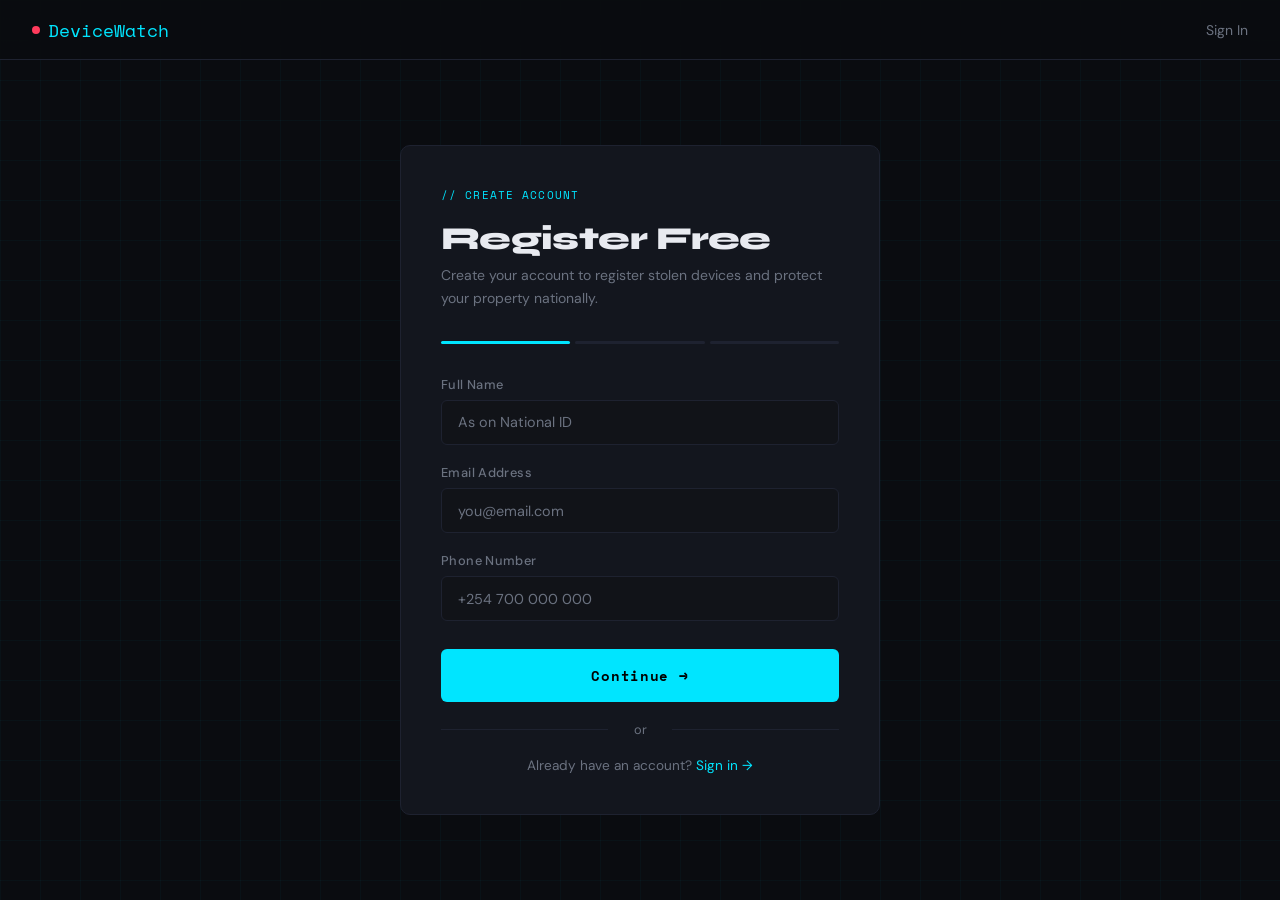
<file: signup.html>
<!DOCTYPE html>
<html lang="en">
<head>
  <meta charset="UTF-8" /><meta name="viewport" content="width=device-width, initial-scale=1.0"/>
  <title>Create Account — DeviceWatch</title>
  <link href="https://fonts.googleapis.com/css2?family=Space+Mono:wght@400;700&family=Syne:wght@700;800&family=DM+Sans:wght@300;400;500&display=swap" rel="stylesheet">
  <style>
    :root { --bg:#0a0c10;--surface:#111318;--border:#1e2230;--accent:#00e5ff;--accent2:#ff3b5c;--text:#e8eaf0;--muted:#6b7280;--card:#13161e; }
    *,*::before,*::after{box-sizing:border-box;margin:0;padding:0}
    body{background:var(--bg);color:var(--text);font-family:'DM Sans',sans-serif;min-height:100vh;display:flex;flex-direction:column}
    body::before{content:'';position:fixed;inset:0;background-image:linear-gradient(rgba(0,229,255,.03) 1px,transparent 1px),linear-gradient(90deg,rgba(0,229,255,.03) 1px,transparent 1px);background-size:40px 40px;pointer-events:none;z-index:0}
    nav{position:sticky;top:0;z-index:100;background:rgba(10,12,16,.92);backdrop-filter:blur(12px);border-bottom:1px solid var(--border);display:flex;align-items:center;justify-content:space-between;padding:0 2rem;height:60px}
    .logo{font-family:'Space Mono',monospace;font-size:1.1rem;color:var(--accent);display:flex;align-items:center;gap:8px;text-decoration:none}
    .logo-dot{width:8px;height:8px;border-radius:50%;background:var(--accent2);animation:pulse 2s infinite}
    @keyframes pulse{0%,100%{opacity:1;transform:scale(1)}50%{opacity:.5;transform:scale(1.3)}}
    .nav-right{display:flex;gap:1rem;align-items:center}
    .nav-right a{color:var(--muted);font-size:.875rem;text-decoration:none;transition:color .2s}
    .nav-right a:hover{color:var(--text)}

    main{flex:1;display:flex;align-items:center;justify-content:center;padding:3rem 1rem;position:relative;z-index:1}
    .auth-card{background:var(--card);border:1px solid var(--border);border-radius:10px;width:100%;max-width:480px;padding:2.5rem}
    .auth-tag{font-family:'Space Mono',monospace;font-size:.7rem;color:var(--accent);letter-spacing:.1em;text-transform:uppercase;margin-bottom:1rem}
    .auth-title{font-family:'Syne',sans-serif;font-size:2rem;font-weight:800;letter-spacing:-.02em;margin-bottom:.4rem}
    .auth-sub{color:var(--muted);font-size:.875rem;margin-bottom:2rem;line-height:1.6}
    .form-group{margin-bottom:1.2rem}
    label{display:block;font-size:.8rem;font-weight:500;margin-bottom:.4rem;color:var(--muted);letter-spacing:.03em}
    input,select{width:100%;background:var(--surface);border:1.5px solid var(--border);border-radius:6px;padding:.8rem 1rem;color:var(--text);font-family:'DM Sans',sans-serif;font-size:.9rem;outline:none;transition:border-color .2s}
    input:focus,select:focus{border-color:var(--accent);box-shadow:0 0 0 3px rgba(0,229,255,.08)}
    input::placeholder{color:var(--muted)}
    .input-hint{font-size:.72rem;color:var(--muted);margin-top:.3rem}
    .verify-row{display:flex;gap:.5rem}
    .verify-row input{flex:1}
    .btn-verify{background:var(--surface);border:1.5px solid var(--border);color:var(--accent);padding:.8rem 1rem;border-radius:6px;font-family:'Space Mono',monospace;font-size:.72rem;cursor:pointer;white-space:nowrap;transition:border-color .2s}
    .btn-verify:hover{border-color:var(--accent)}
    .btn-verify.verified{border-color:rgba(168,255,120,.4);color:#a8ff78}
    .submit-btn{width:100%;background:var(--accent);color:#000;border:none;padding:1rem;border-radius:6px;font-family:'Space Mono',monospace;font-weight:700;font-size:.9rem;letter-spacing:.05em;cursor:pointer;margin-top:.5rem;transition:opacity .2s,transform .1s}
    .submit-btn:hover{opacity:.85}
    .submit-btn:active{transform:scale(.98)}
    .divider{text-align:center;color:var(--muted);font-size:.8rem;margin:1.2rem 0;position:relative}
    .divider::before,.divider::after{content:'';position:absolute;top:50%;width:42%;height:1px;background:var(--border)}
    .divider::before{left:0}.divider::after{right:0}
    .auth-alt{text-align:center;font-size:.85rem;color:var(--muted)}
    .auth-alt a{color:var(--accent);text-decoration:none}
    .toast{position:fixed;bottom:2rem;right:2rem;background:var(--surface);border:1px solid var(--border);border-radius:8px;padding:1rem 1.5rem;font-family:'Space Mono',monospace;font-size:.8rem;z-index:999;display:none;animation:fadeUp .3s ease}
    @keyframes fadeUp{from{opacity:0;transform:translateY(10px)}to{opacity:1;transform:translateY(0)}}
    .steps-mini{display:flex;gap:.3rem;margin-bottom:2rem}
    .step-dot{flex:1;height:3px;border-radius:3px;background:var(--border);transition:background .3s}
    .step-dot.active{background:var(--accent)}
    .step-dot.done{background:var(--accent3)}
  </style>
</head>
<body>
<nav>
  <a href="../index.html" class="logo"><div class="logo-dot"></div>DeviceWatch</a>
  <div class="nav-right"><a href="login.html">Sign In</a></div>
</nav>
<main>
  <div class="auth-card">
    <div class="auth-tag">// Create Account</div>
    <h1 class="auth-title">Register Free</h1>
    <p class="auth-sub">Create your account to register stolen devices and protect your property nationally.</p>

    <div class="steps-mini">
      <div class="step-dot active" id="sd1"></div>
      <div class="step-dot" id="sd2"></div>
      <div class="step-dot" id="sd3"></div>
    </div>

    <div id="step1">
      <div class="form-group">
        <label>Full Name</label>
        <input type="text" id="fullname" placeholder="As on National ID" />
      </div>
      <div class="form-group">
        <label>Email Address</label>
        <input type="email" id="email" placeholder="you@email.com" />
      </div>
      <div class="form-group">
        <label>Phone Number</label>
        <input type="tel" id="phone" placeholder="+254 700 000 000" />
      </div>
      <button class="submit-btn" onclick="goStep2()">Continue →</button>
    </div>

    <div id="step2" style="display:none">
      <div class="form-group">
        <label>National ID Number</label>
        <div class="verify-row">
          <input type="text" id="nid" placeholder="e.g. 12345678" maxlength="8" />
          <button class="btn-verify" id="nidBtn" onclick="verifyNID()">VERIFY ID</button>
        </div>
        <div class="input-hint">We validate your ID against the national registry API.</div>
      </div>
      <div class="form-group">
        <label>Create Password</label>
        <input type="password" id="pass" placeholder="Min 8 characters" />
      </div>
      <div class="form-group">
        <label>Confirm Password</label>
        <input type="password" id="pass2" placeholder="Repeat password" />
      </div>
      <button class="submit-btn" onclick="goStep3()">Continue →</button>
    </div>

    <div id="step3" style="display:none">
      <div style="text-align:center;padding:2rem 0">
        <div style="font-size:3rem;margin-bottom:1rem">✅</div>
        <h2 style="font-family:'Syne',sans-serif;font-size:1.5rem;margin-bottom:.5rem">Account Created!</h2>
        <p style="color:var(--muted);font-size:.9rem;margin-bottom:2rem">Your account is active. You can now register stolen devices.</p>
        <a href="register.html" class="submit-btn" style="display:block;text-align:center;text-decoration:none;padding:1rem">Register a Stolen Device →</a>
        <a href="../index.html" style="display:block;text-align:center;color:var(--muted);font-size:.85rem;margin-top:1rem;text-decoration:none">Back to Search</a>
      </div>
    </div>

    <div class="divider">or</div>
    <div class="auth-alt">Already have an account? <a href="login.html">Sign in →</a></div>
  </div>
</main>

<div class="toast" id="toast"></div>

<script>
  function showToast(msg, ok=false) {
    const t = document.getElementById('toast');
    t.textContent = msg;
    t.style.display = 'block';
    t.style.borderColor = ok ? 'rgba(168,255,120,.4)' : 'rgba(255,59,92,.3)';
    t.style.color = ok ? '#a8ff78' : '#ff3b5c';
    setTimeout(()=>t.style.display='none', 3000);
  }
  function goStep2() {
    const n=document.getElementById('fullname').value;
    const e=document.getElementById('email').value;
    if (!n||!e) { showToast('Please fill all fields'); return; }
    document.getElementById('step1').style.display='none';
    document.getElementById('step2').style.display='block';
    document.getElementById('sd1').classList.replace('active','done');
    document.getElementById('sd2').classList.add('active');
  }
  let nidVerified = false;
  function verifyNID() {
    const v = document.getElementById('nid').value;
    if (v.length < 7) { showToast('Enter a valid ID number'); return; }
    const btn = document.getElementById('nidBtn');
    btn.textContent = 'VERIFYING...';
    setTimeout(()=>{
      nidVerified = true;
      btn.textContent = '✓ VERIFIED';
      btn.classList.add('verified');
      showToast('National ID verified successfully', true);
    }, 1500);
  }
  function goStep3() {
    if (!nidVerified) { showToast('Please verify your National ID first'); return; }
    const p=document.getElementById('pass').value;
    const p2=document.getElementById('pass2').value;
    if (p.length < 8) { showToast('Password must be at least 8 characters'); return; }
    if (p !== p2) { showToast('Passwords do not match'); return; }
    document.getElementById('step2').style.display='none';
    document.getElementById('step3').style.display='block';
    document.getElementById('sd2').classList.replace('active','done');
    document.getElementById('sd3').classList.add('active','done');
  }
</script>
</body>
</html>
</file>
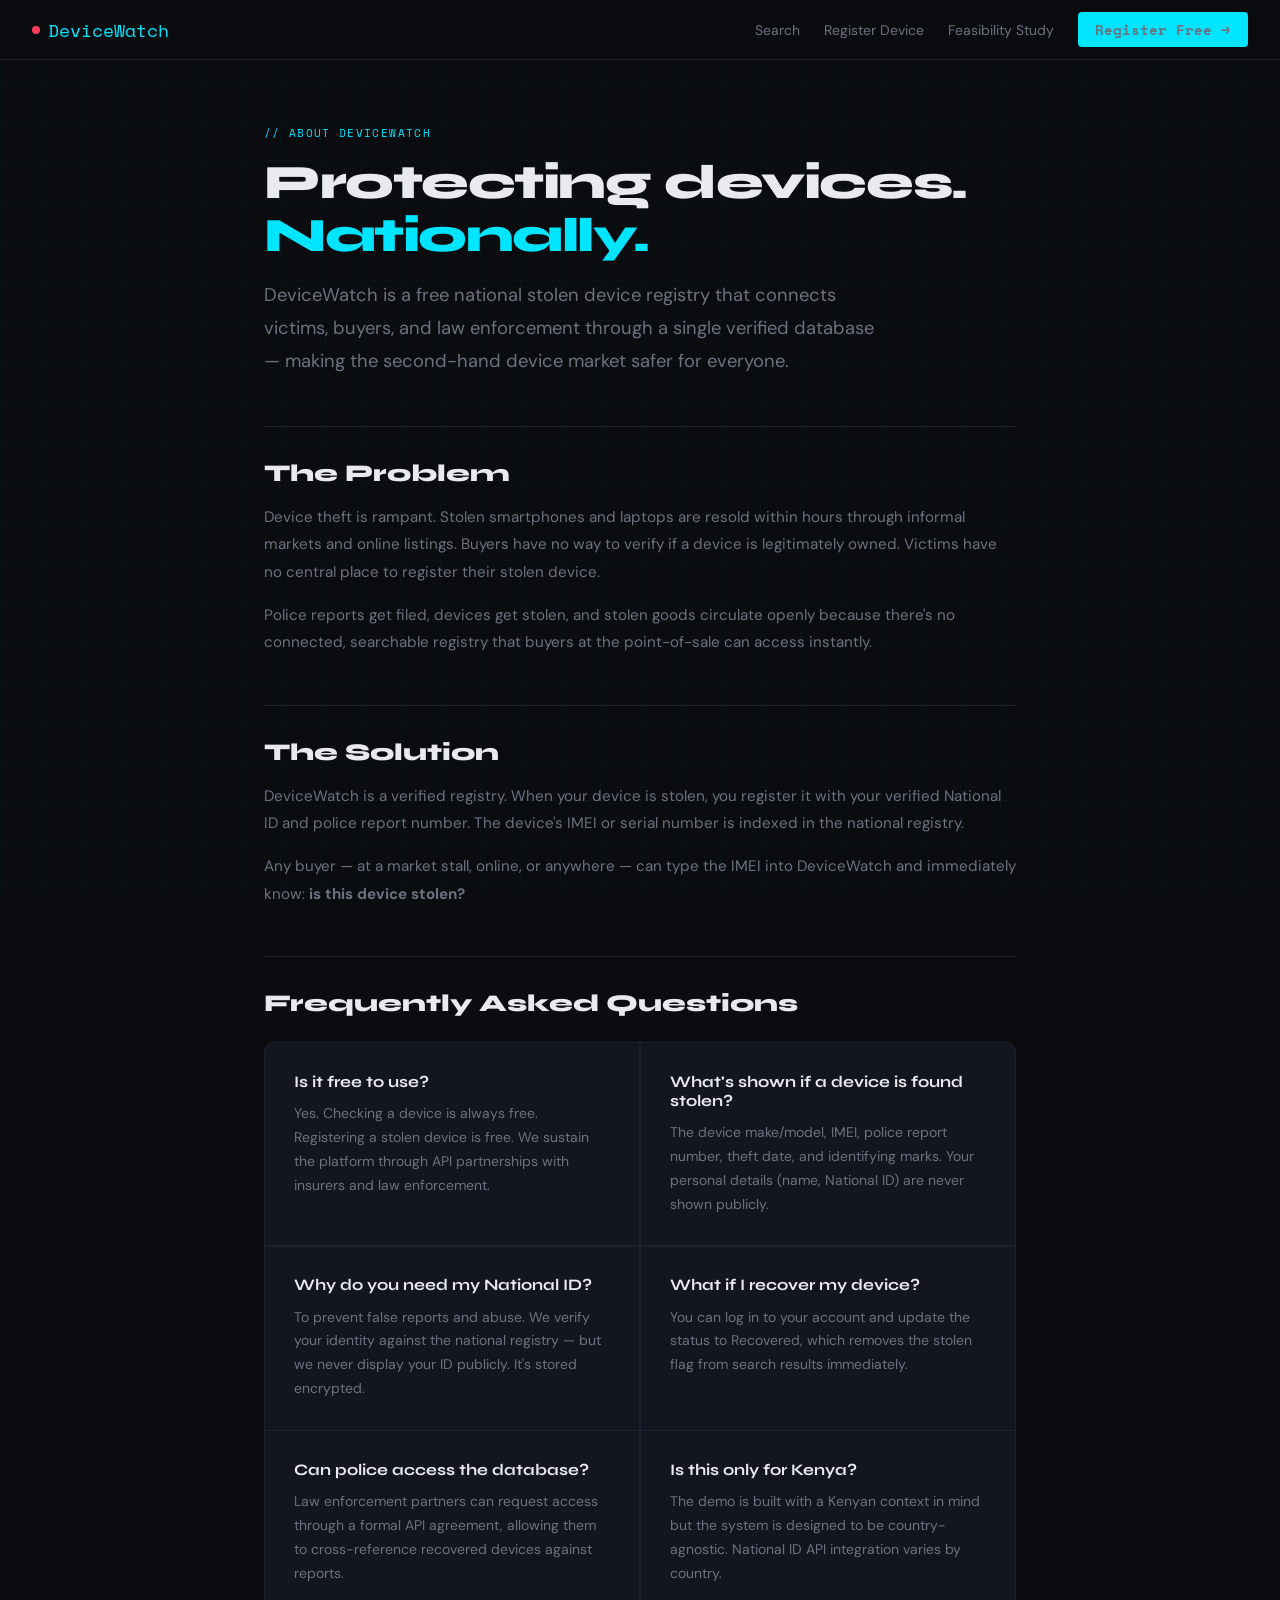
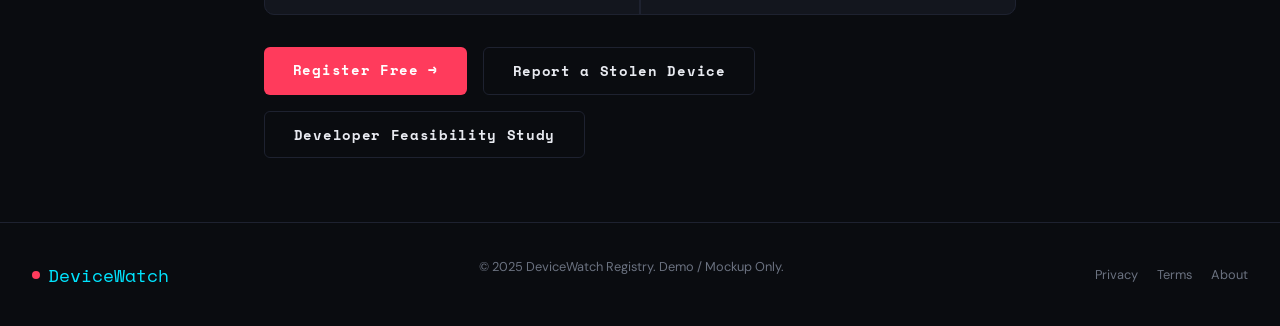
<file: pages/about.html>
<!DOCTYPE html>
<html lang="en">
<head>
  <meta charset="UTF-8"/><meta name="viewport" content="width=device-width, initial-scale=1.0"/>
  <title>About — DeviceWatch</title>
  <link href="https://fonts.googleapis.com/css2?family=Space+Mono:wght@400;700&family=Syne:wght@700;800&family=DM+Sans:wght@300;400;500&display=swap" rel="stylesheet">
  <style>
    :root{--bg:#0a0c10;--surface:#111318;--border:#1e2230;--accent:#00e5ff;--accent2:#ff3b5c;--accent3:#a8ff78;--text:#e8eaf0;--muted:#6b7280;--card:#13161e}
    *,*::before,*::after{box-sizing:border-box;margin:0;padding:0}
    body{background:var(--bg);color:var(--text);font-family:'DM Sans',sans-serif;min-height:100vh}
    body::before{content:'';position:fixed;inset:0;background-image:linear-gradient(rgba(0,229,255,.03) 1px,transparent 1px),linear-gradient(90deg,rgba(0,229,255,.03) 1px,transparent 1px);background-size:40px 40px;pointer-events:none;z-index:0}
    nav{position:sticky;top:0;z-index:100;background:rgba(10,12,16,.92);backdrop-filter:blur(12px);border-bottom:1px solid var(--border);display:flex;align-items:center;justify-content:space-between;padding:0 2rem;height:60px}
    .logo{font-family:'Space Mono',monospace;font-size:1.1rem;color:var(--accent);display:flex;align-items:center;gap:8px;text-decoration:none}
    .logo-dot{width:8px;height:8px;border-radius:50%;background:var(--accent2);animation:pulse 2s infinite}
    @keyframes pulse{0%,100%{opacity:1}50%{opacity:.5}}
    .nav-links{display:flex;gap:1.5rem;align-items:center}
    .nav-links a{color:var(--muted);text-decoration:none;font-size:.875rem;transition:color .2s}
    .nav-links a:hover{color:var(--text)}
    .btn-nav{background:var(--accent);color:#000;padding:.45rem 1.1rem;border-radius:4px;font-weight:700;font-size:.8rem;font-family:'Space Mono',monospace;text-decoration:none}
    .wrap{position:relative;z-index:1;max-width:800px;margin:0 auto;padding:4rem 1.5rem}
    .page-tag{font-family:'Space Mono',monospace;font-size:.7rem;color:var(--accent);letter-spacing:.12em;text-transform:uppercase;margin-bottom:1rem}
    h1{font-family:'Syne',sans-serif;font-size:3rem;font-weight:800;letter-spacing:-.03em;margin-bottom:1rem;line-height:1.1}
    h1 span{color:var(--accent)}
    .lead{font-size:1.15rem;color:var(--muted);line-height:1.8;margin-bottom:3rem;max-width:620px}
    h2{font-family:'Syne',sans-serif;font-size:1.5rem;font-weight:800;margin:3rem 0 1rem;border-top:1px solid var(--border);padding-top:2rem}
    p{color:var(--muted);line-height:1.8;margin-bottom:1rem;font-size:.95rem}
    .q-grid{display:grid;grid-template-columns:repeat(auto-fit,minmax(340px,1fr));gap:1.5px;background:var(--border);border:1.5px solid var(--border);border-radius:10px;overflow:hidden;margin:1.5rem 0}
    .q-item{background:var(--card);padding:1.8rem}
    .q-q{font-family:'Syne',sans-serif;font-size:1rem;font-weight:700;margin-bottom:.7rem;color:var(--text)}
    .q-a{font-size:.875rem;color:var(--muted);line-height:1.7}
    .cta-row{display:flex;gap:1rem;flex-wrap:wrap;margin-top:2rem}
    .btn{display:inline-block;padding:.8rem 1.8rem;border-radius:6px;font-family:'Space Mono',monospace;font-weight:700;font-size:.85rem;letter-spacing:.05em;text-decoration:none;transition:opacity .2s}
    .btn.primary{background:var(--accent2);color:#fff}
    .btn.outline{background:transparent;border:1.5px solid var(--border);color:var(--text)}
    .btn:hover{opacity:.85}
    footer{position:relative;z-index:1;background:var(--bg);border-top:1px solid var(--border);padding:2rem;display:flex;align-items:center;justify-content:space-between;flex-wrap:wrap;gap:1rem}
    footer p{font-size:.8rem;color:var(--muted)}
    .footer-links{display:flex;gap:1.2rem}
    .footer-links a{font-size:.8rem;color:var(--muted);text-decoration:none}
    .footer-links a:hover{color:var(--accent)}
  </style>
</head>
<body>
<nav>
  <a href="../index.html" class="logo"><div class="logo-dot"></div>DeviceWatch</a>
  <div class="nav-links">
    <a href="../index.html">Search</a>
    <a href="register.html">Register Device</a>
    <a href="feasibility.html">Feasibility Study</a>
    <a href="signup.html" class="btn-nav">Register Free →</a>
  </div>
</nav>

<div class="wrap">
  <div class="page-tag">// About DeviceWatch</div>
  <h1>Protecting devices.<br/><span>Nationally.</span></h1>
  <p class="lead">DeviceWatch is a free national stolen device registry that connects victims, buyers, and law enforcement through a single verified database — making the second-hand device market safer for everyone.</p>

  <h2>The Problem</h2>
  <p>Device theft is rampant. Stolen smartphones and laptops are resold within hours through informal markets and online listings. Buyers have no way to verify if a device is legitimately owned. Victims have no central place to register their stolen device.</p>
  <p>Police reports get filed, devices get stolen, and stolen goods circulate openly because there's no connected, searchable registry that buyers at the point-of-sale can access instantly.</p>

  <h2>The Solution</h2>
  <p>DeviceWatch is a verified registry. When your device is stolen, you register it with your verified National ID and police report number. The device's IMEI or serial number is indexed in the national registry.</p>
  <p>Any buyer — at a market stall, online, or anywhere — can type the IMEI into DeviceWatch and immediately know: <strong>is this device stolen?</strong></p>

  <h2>Frequently Asked Questions</h2>
  <div class="q-grid">
    <div class="q-item">
      <div class="q-q">Is it free to use?</div>
      <div class="q-a">Yes. Checking a device is always free. Registering a stolen device is free. We sustain the platform through API partnerships with insurers and law enforcement.</div>
    </div>
    <div class="q-item">
      <div class="q-q">What's shown if a device is found stolen?</div>
      <div class="q-a">The device make/model, IMEI, police report number, theft date, and identifying marks. Your personal details (name, National ID) are never shown publicly.</div>
    </div>
    <div class="q-item">
      <div class="q-q">Why do you need my National ID?</div>
      <div class="q-a">To prevent false reports and abuse. We verify your identity against the national registry — but we never display your ID publicly. It's stored encrypted.</div>
    </div>
    <div class="q-item">
      <div class="q-q">What if I recover my device?</div>
      <div class="q-a">You can log in to your account and update the status to Recovered, which removes the stolen flag from search results immediately.</div>
    </div>
    <div class="q-item">
      <div class="q-q">Can police access the database?</div>
      <div class="q-a">Law enforcement partners can request access through a formal API agreement, allowing them to cross-reference recovered devices against reports.</div>
    </div>
    <div class="q-item">
      <div class="q-q">Is this only for Kenya?</div>
      <div class="q-a">The demo is built with a Kenyan context in mind but the system is designed to be country-agnostic. National ID API integration varies by country.</div>
    </div>
  </div>

  <div class="cta-row">
    <a href="signup.html" class="btn primary">Register Free →</a>
    <a href="register.html" class="btn outline">Report a Stolen Device</a>
    <a href="feasibility.html" class="btn outline">Developer Feasibility Study</a>
  </div>
</div>

<footer>
  <a href="../index.html" class="logo"><div class="logo-dot"></div>DeviceWatch</a>
  <p>© 2025 DeviceWatch Registry. Demo / Mockup Only.</p>
  <div class="footer-links">
    <a href="#">Privacy</a><a href="#">Terms</a><a href="about.html">About</a>
  </div>
</footer>
</body>
</html>
</file>
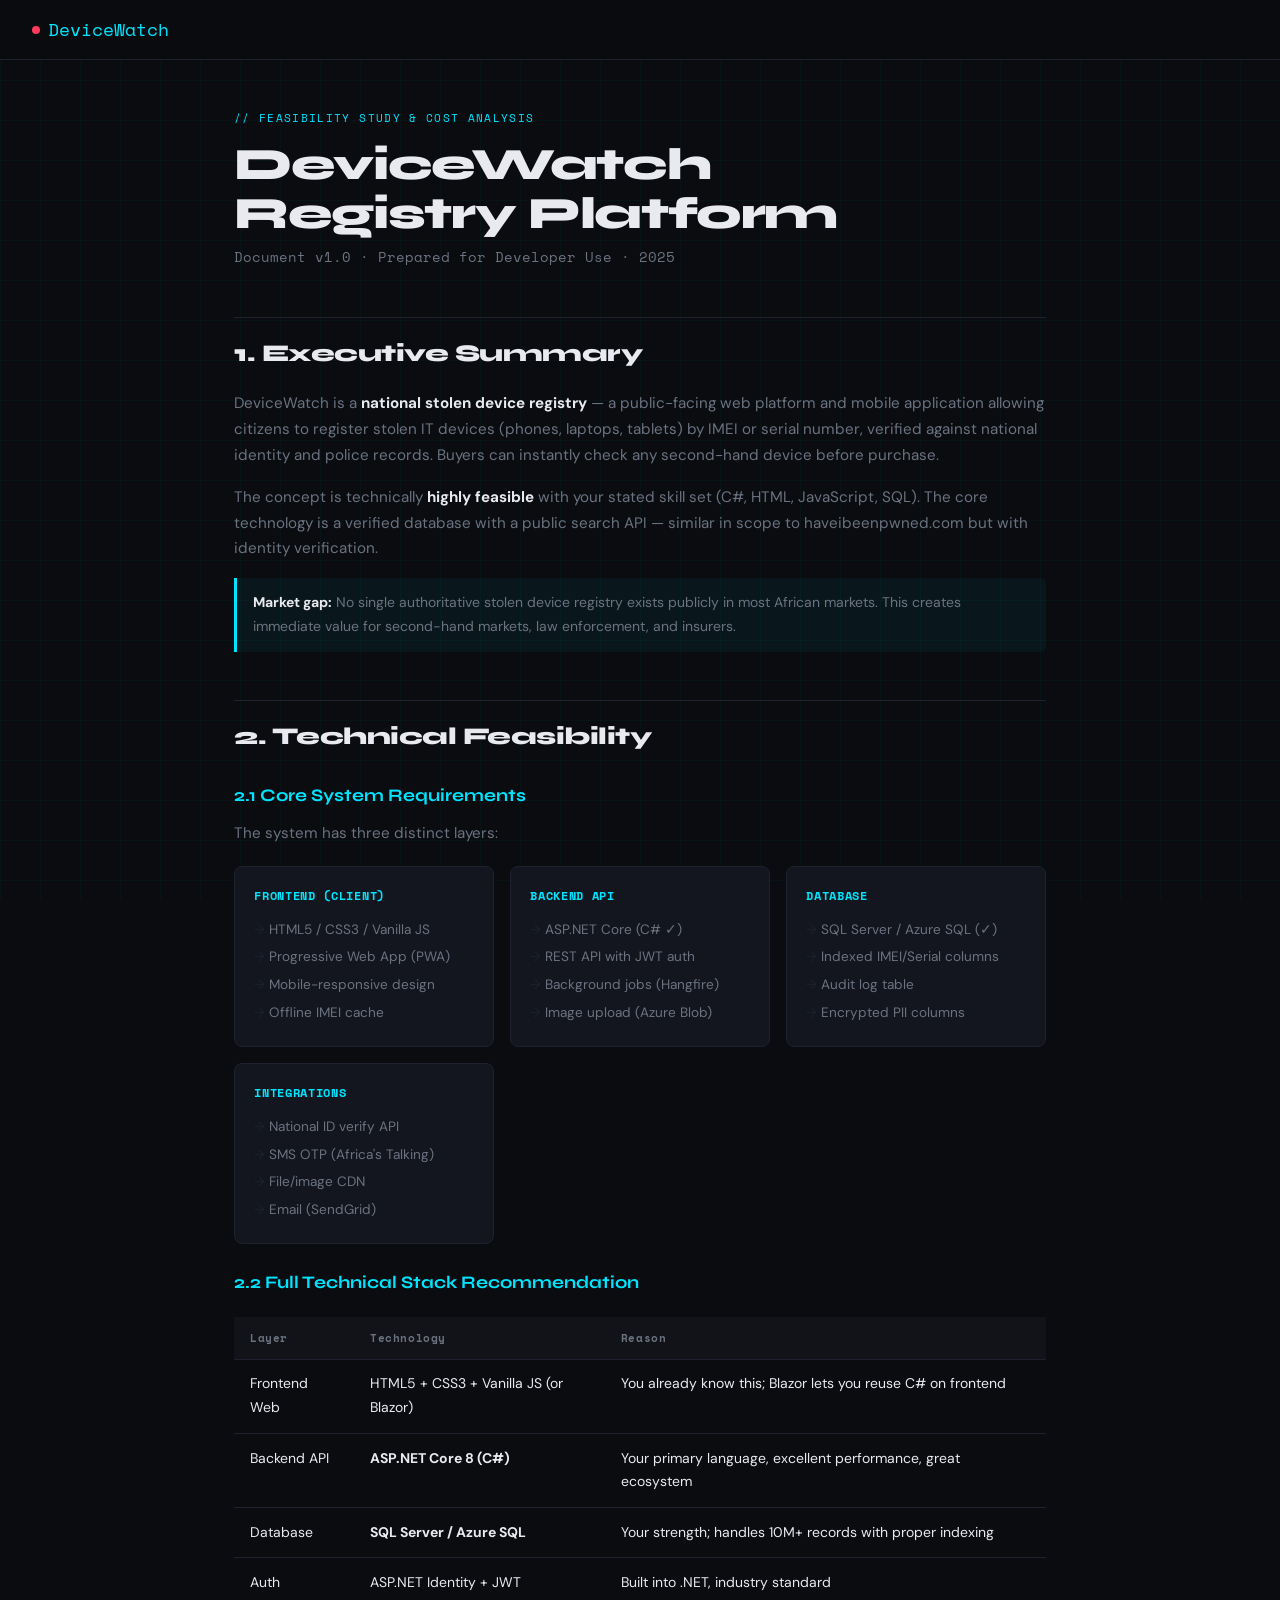
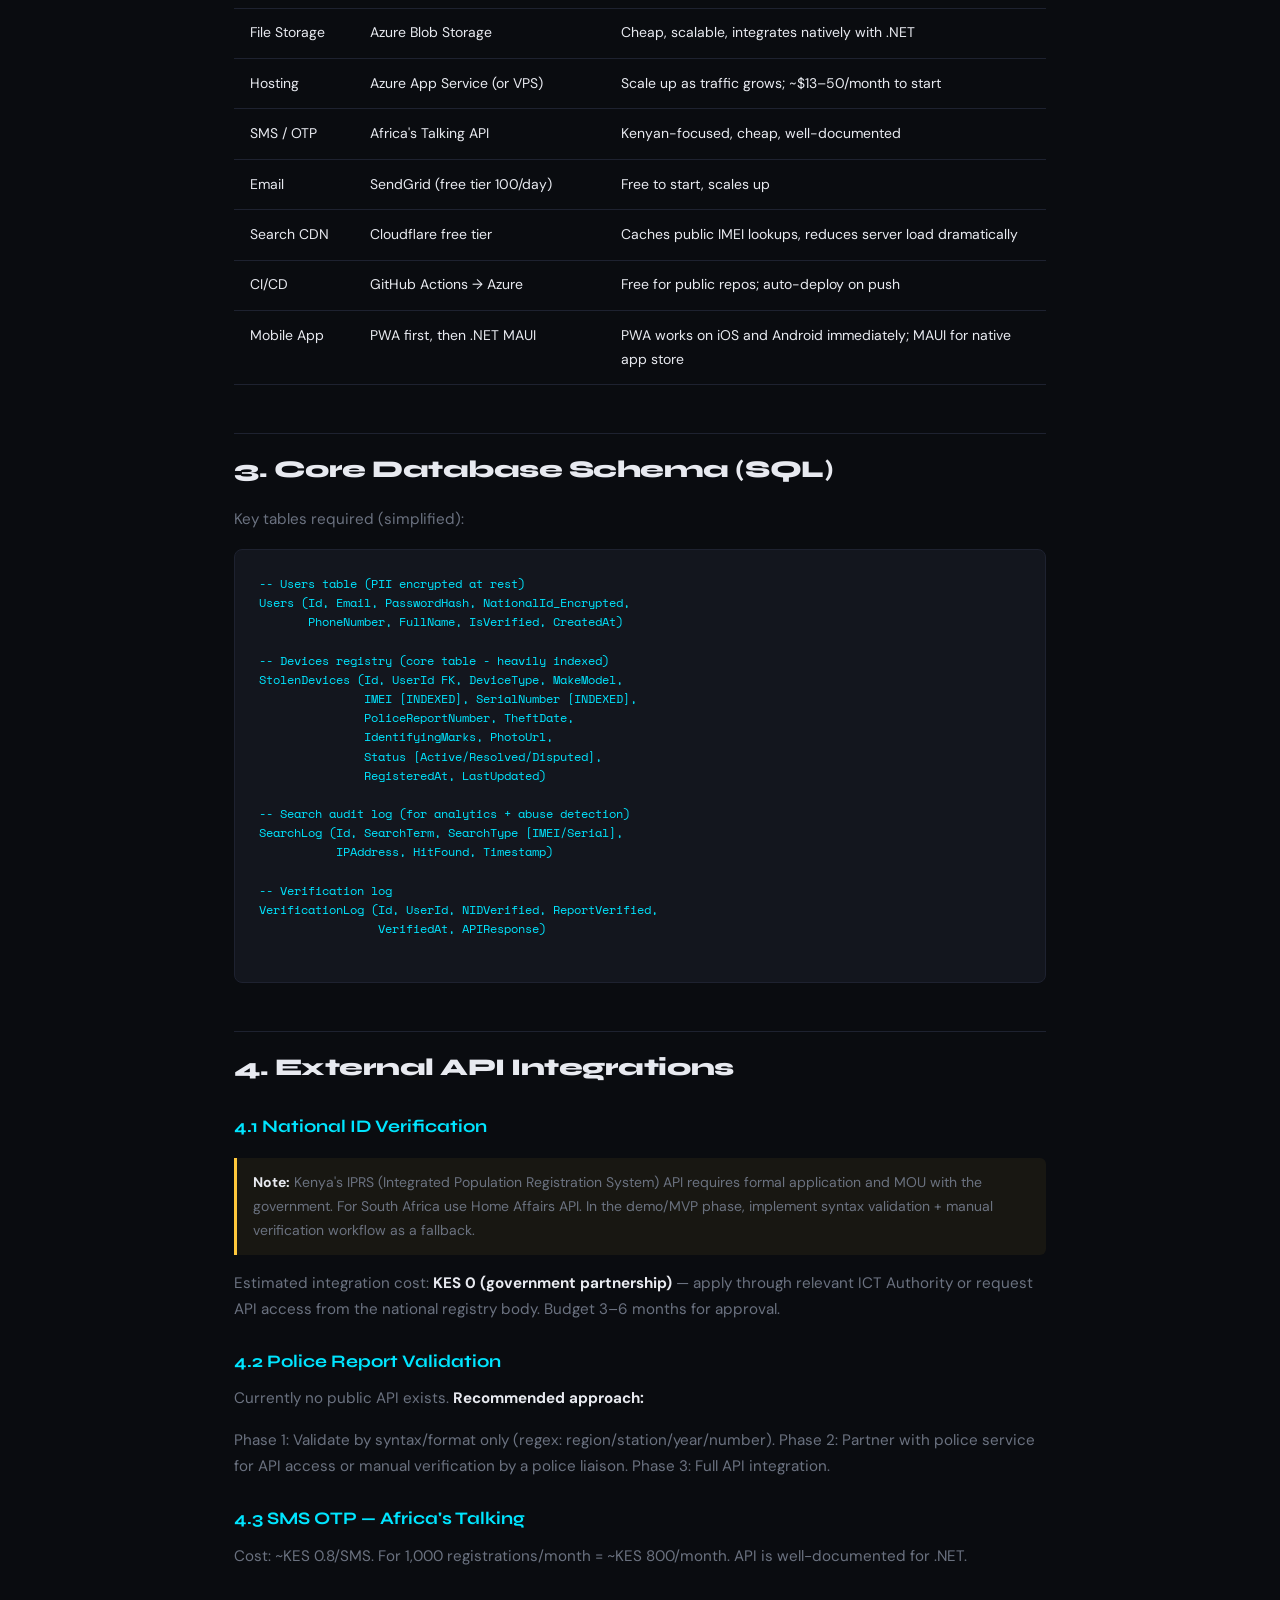
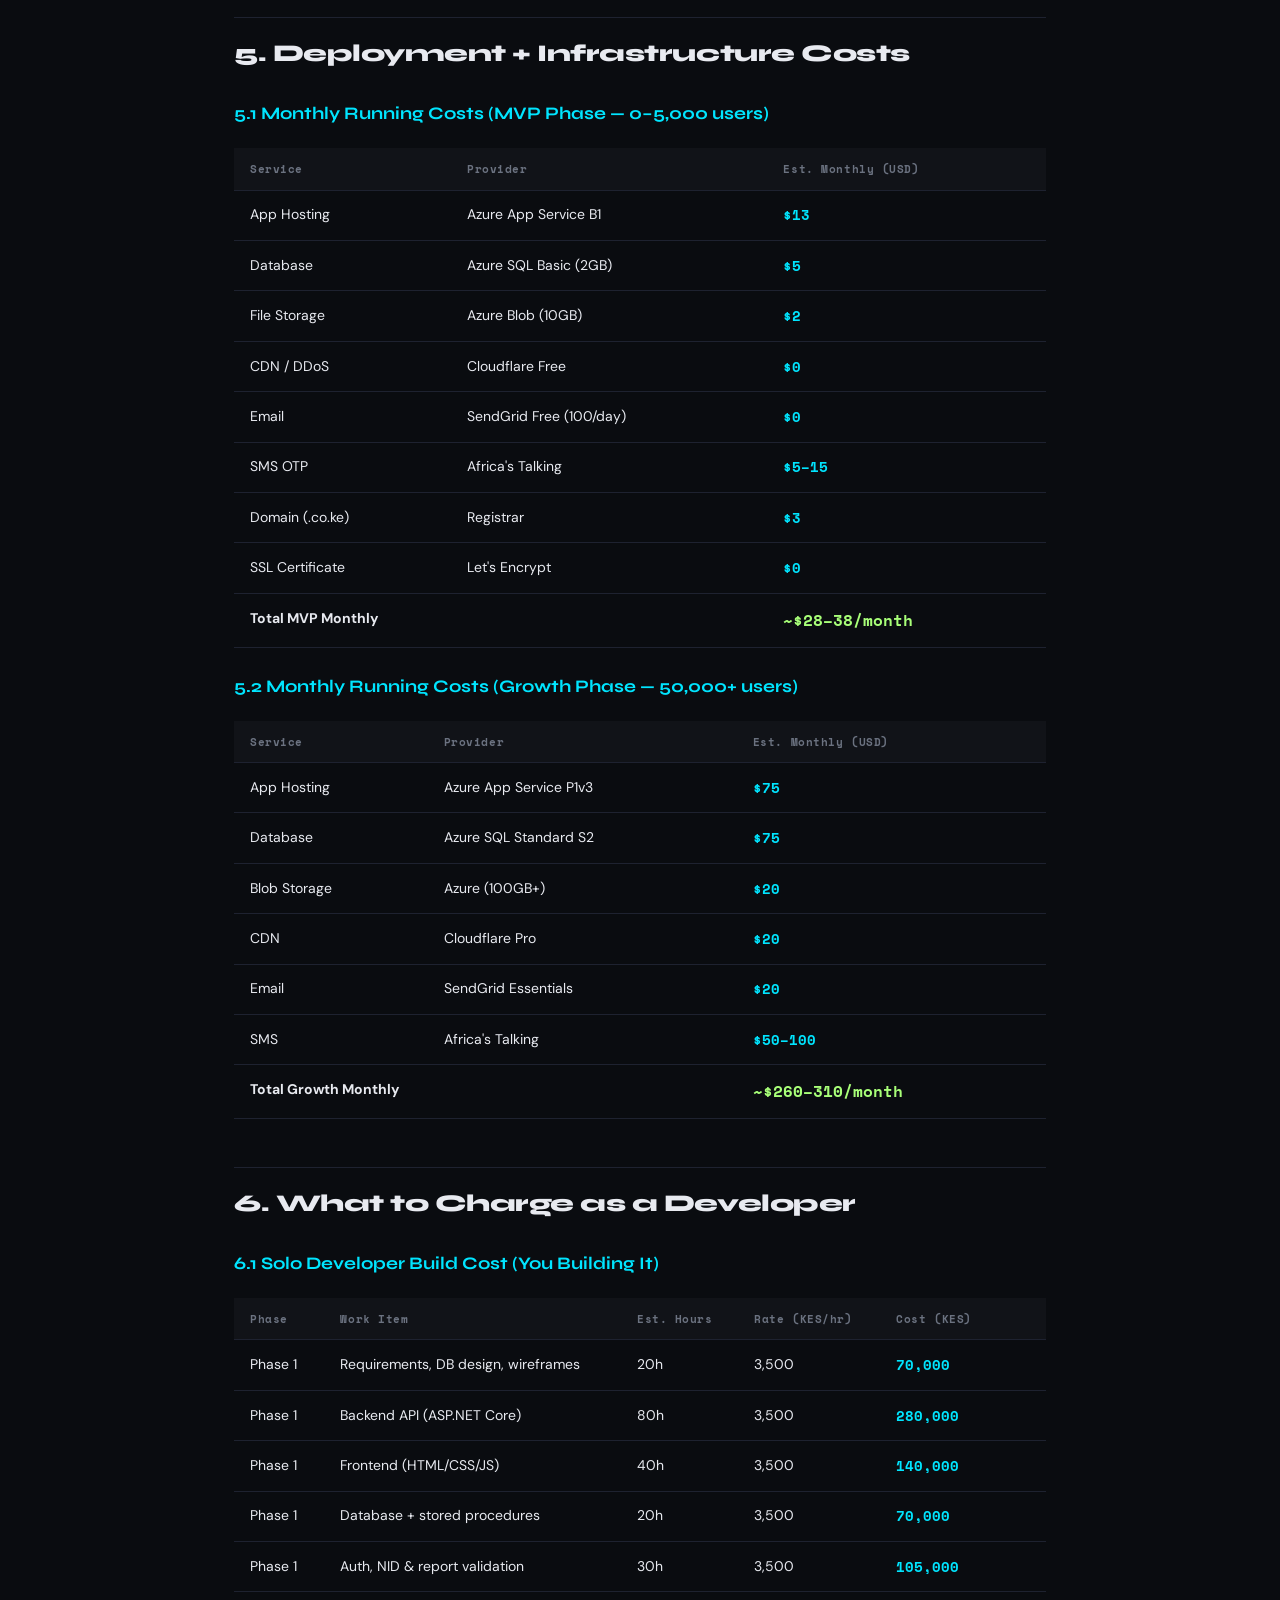
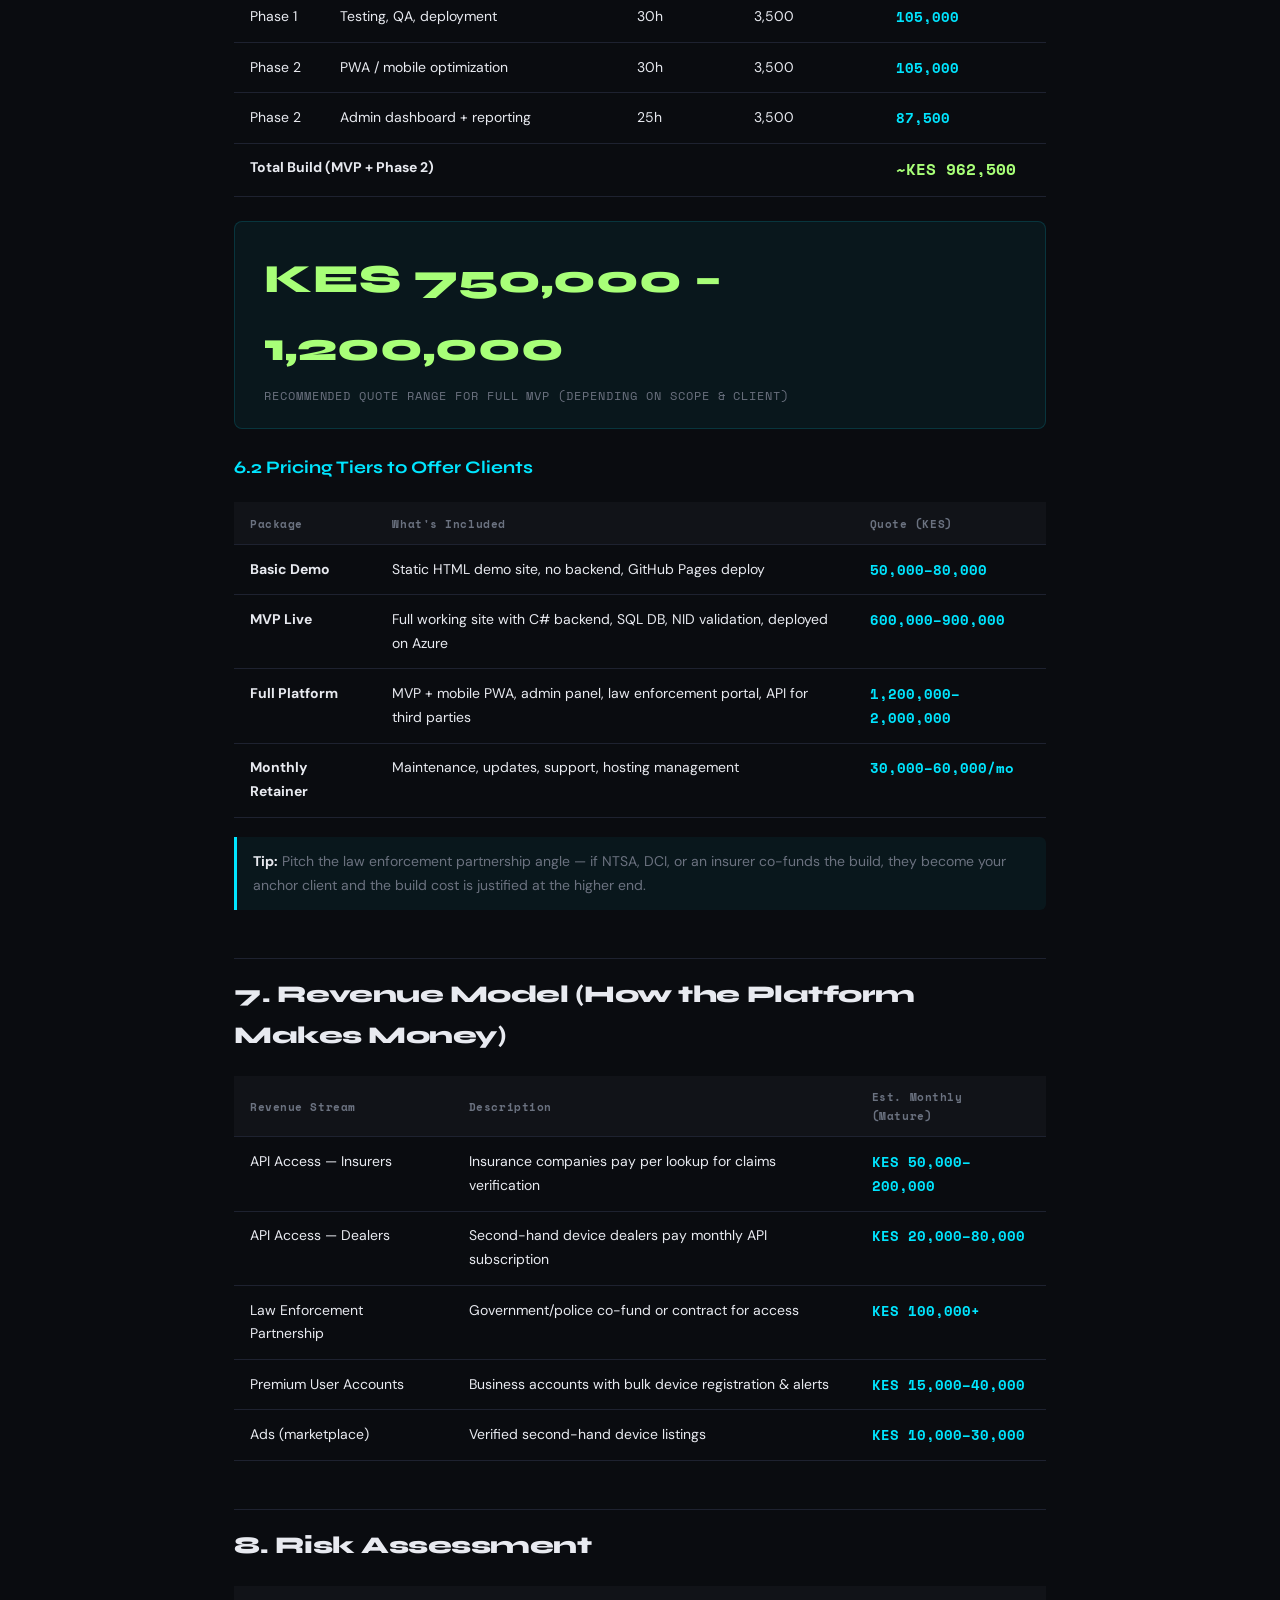
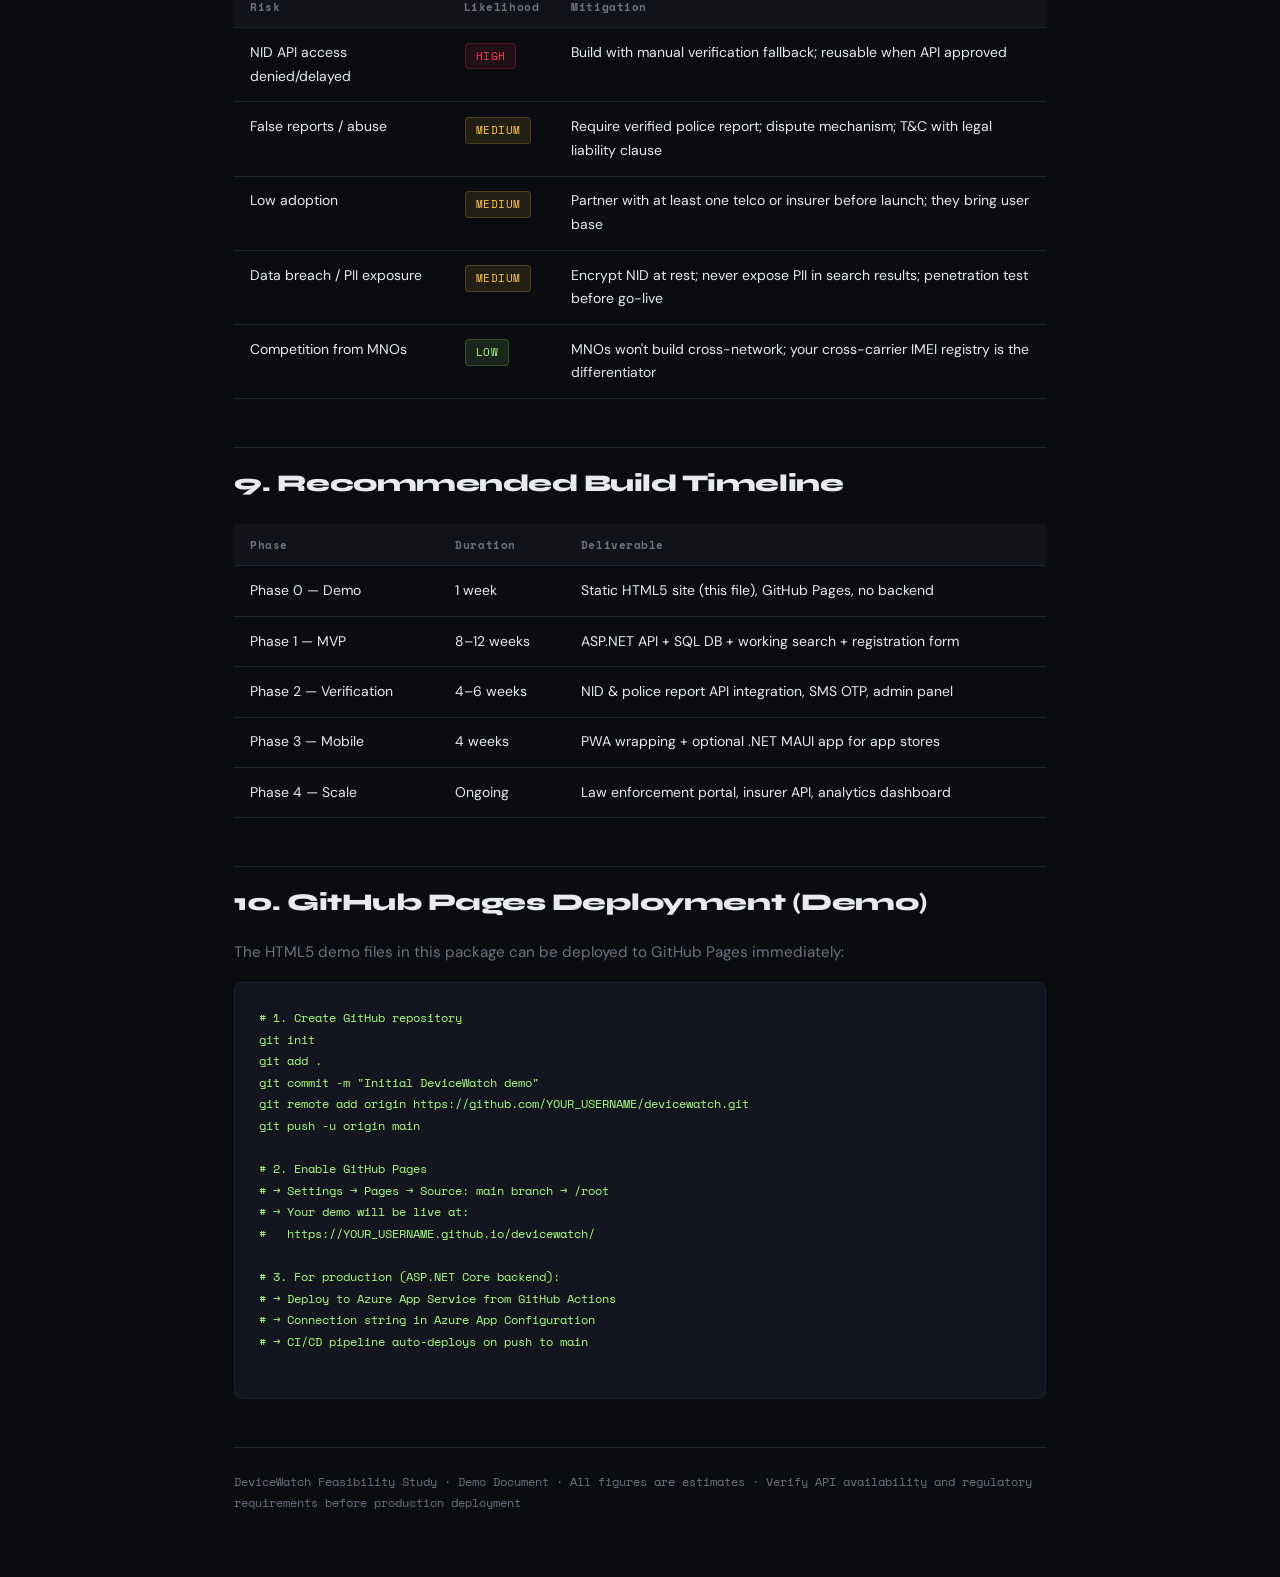
<file: pages/feasibility.html>
<!DOCTYPE html>
<html lang="en">
<head>
  <meta charset="UTF-8"/><meta name="viewport" content="width=device-width, initial-scale=1.0"/>
  <title>Feasibility Study — DeviceWatch</title>
  <link href="https://fonts.googleapis.com/css2?family=Space+Mono:wght@400;700&family=Syne:wght@700;800&family=DM+Sans:wght@300;400;500&display=swap" rel="stylesheet">
  <style>
    :root{--bg:#0a0c10;--surface:#111318;--border:#1e2230;--accent:#00e5ff;--accent2:#ff3b5c;--accent3:#a8ff78;--text:#e8eaf0;--muted:#6b7280;--card:#13161e}
    *,*::before,*::after{box-sizing:border-box;margin:0;padding:0}
    body{background:var(--bg);color:var(--text);font-family:'DM Sans',sans-serif;line-height:1.7}
    body::before{content:'';position:fixed;inset:0;background-image:linear-gradient(rgba(0,229,255,.03) 1px,transparent 1px),linear-gradient(90deg,rgba(0,229,255,.03) 1px,transparent 1px);background-size:40px 40px;pointer-events:none;z-index:0}
    nav{position:sticky;top:0;z-index:100;background:rgba(10,12,16,.92);backdrop-filter:blur(12px);border-bottom:1px solid var(--border);display:flex;align-items:center;justify-content:space-between;padding:0 2rem;height:60px}
    .logo{font-family:'Space Mono',monospace;font-size:1.1rem;color:var(--accent);display:flex;align-items:center;gap:8px;text-decoration:none}
    .logo-dot{width:8px;height:8px;border-radius:50%;background:var(--accent2);animation:pulse 2s infinite}
    @keyframes pulse{0%,100%{opacity:1}50%{opacity:.5}}
    .wrap{position:relative;z-index:1;max-width:860px;margin:0 auto;padding:3rem 1.5rem}
    .doc-tag{font-family:'Space Mono',monospace;font-size:.7rem;color:var(--accent);letter-spacing:.12em;text-transform:uppercase;margin-bottom:.8rem}
    h1{font-family:'Syne',sans-serif;font-size:2.8rem;font-weight:800;letter-spacing:-.03em;margin-bottom:.5rem;line-height:1.1}
    .doc-meta{color:var(--muted);font-size:.85rem;margin-bottom:3rem;font-family:'Space Mono',monospace}
    h2{font-family:'Syne',sans-serif;font-size:1.5rem;font-weight:800;margin:3rem 0 1rem;padding-top:1rem;border-top:1px solid var(--border);letter-spacing:-.02em}
    h3{font-family:'Syne',sans-serif;font-size:1.1rem;font-weight:700;margin:1.5rem 0 .6rem;color:var(--accent)}
    p{color:var(--muted);margin-bottom:1rem;font-size:.95rem}
    strong{color:var(--text)}
    .pill{display:inline-block;font-family:'Space Mono',monospace;font-size:.68rem;padding:.2rem .6rem;border-radius:4px;margin:.1rem;letter-spacing:.04em}
    .pill.g{background:rgba(168,255,120,.1);color:var(--accent3);border:1px solid rgba(168,255,120,.2)}
    .pill.b{background:rgba(0,229,255,.08);color:var(--accent);border:1px solid rgba(0,229,255,.15)}
    .pill.r{background:rgba(255,59,92,.1);color:var(--accent2);border:1px solid rgba(255,59,92,.2)}
    .pill.y{background:rgba(255,200,60,.1);color:#ffc83c;border:1px solid rgba(255,200,60,.2)}

    table{width:100%;border-collapse:collapse;margin:1.2rem 0;font-size:.875rem}
    th{background:var(--surface);padding:.7rem 1rem;text-align:left;font-family:'Space Mono',monospace;font-size:.7rem;letter-spacing:.05em;color:var(--muted);border-bottom:1px solid var(--border)}
    td{padding:.8rem 1rem;border-bottom:1px solid var(--border);vertical-align:top}
    tr:hover td{background:rgba(255,255,255,.015)}
    td.num{font-family:'Space Mono',monospace;color:var(--accent);font-weight:700}
    td.total{font-family:'Space Mono',monospace;color:var(--accent3);font-weight:700;font-size:1rem}
    .cost-highlight{background:rgba(0,229,255,.05);border:1px solid rgba(0,229,255,.15);border-radius:8px;padding:1.4rem 1.8rem;margin:1.5rem 0}
    .cost-big{font-family:'Syne',sans-serif;font-size:2.5rem;font-weight:800;color:var(--accent3);margin-bottom:.3rem}
    .cost-label{font-family:'Space Mono',monospace;font-size:.75rem;color:var(--muted);letter-spacing:.08em;text-transform:uppercase}
    .warn{background:rgba(255,200,60,.06);border-left:3px solid #ffc83c;padding:.8rem 1rem;border-radius:0 6px 6px 0;margin:1rem 0;font-size:.875rem;color:var(--muted)}
    .info{background:rgba(0,229,255,.05);border-left:3px solid var(--accent);padding:.8rem 1rem;border-radius:0 6px 6px 0;margin:1rem 0;font-size:.875rem;color:var(--muted)}
    .stack-grid{display:grid;grid-template-columns:repeat(auto-fit,minmax(200px,1fr));gap:1rem;margin:1.2rem 0}
    .stack-card{background:var(--card);border:1px solid var(--border);border-radius:8px;padding:1.2rem}
    .stack-card h4{font-family:'Space Mono',monospace;font-size:.72rem;color:var(--accent);letter-spacing:.06em;text-transform:uppercase;margin-bottom:.6rem}
    .stack-card ul{list-style:none;font-size:.85rem}
    .stack-card li{color:var(--muted);padding:.15rem 0}
    .stack-card li::before{content:'→ ';color:var(--border)}
  </style>
</head>
<body>
<nav>
  <a href="../index.html" class="logo"><div class="logo-dot"></div>DeviceWatch</a>
</nav>

<div class="wrap">
  <div class="doc-tag">// Feasibility Study & Cost Analysis</div>
  <h1>DeviceWatch<br/>Registry Platform</h1>
  <p class="doc-meta">Document v1.0 · Prepared for Developer Use · 2025</p>

  <!-- EXECUTIVE SUMMARY -->
  <h2>1. Executive Summary</h2>
  <p>DeviceWatch is a <strong>national stolen device registry</strong> — a public-facing web platform and mobile application allowing citizens to register stolen IT devices (phones, laptops, tablets) by IMEI or serial number, verified against national identity and police records. Buyers can instantly check any second-hand device before purchase.</p>
  <p>The concept is technically <strong>highly feasible</strong> with your stated skill set (C#, HTML, JavaScript, SQL). The core technology is a verified database with a public search API — similar in scope to haveibeenpwned.com but with identity verification.</p>

  <div class="info"><strong>Market gap:</strong> No single authoritative stolen device registry exists publicly in most African markets. This creates immediate value for second-hand markets, law enforcement, and insurers.</div>

  <!-- TECHNICAL FEASIBILITY -->
  <h2>2. Technical Feasibility</h2>

  <h3>2.1 Core System Requirements</h3>
  <p>The system has three distinct layers:</p>

  <div class="stack-grid">
    <div class="stack-card">
      <h4>Frontend (Client)</h4>
      <ul>
        <li>HTML5 / CSS3 / Vanilla JS</li>
        <li>Progressive Web App (PWA)</li>
        <li>Mobile-responsive design</li>
        <li>Offline IMEI cache</li>
      </ul>
    </div>
    <div class="stack-card">
      <h4>Backend API</h4>
      <ul>
        <li>ASP.NET Core (C# ✓)</li>
        <li>REST API with JWT auth</li>
        <li>Background jobs (Hangfire)</li>
        <li>Image upload (Azure Blob)</li>
      </ul>
    </div>
    <div class="stack-card">
      <h4>Database</h4>
      <ul>
        <li>SQL Server / Azure SQL (✓)</li>
        <li>Indexed IMEI/Serial columns</li>
        <li>Audit log table</li>
        <li>Encrypted PII columns</li>
      </ul>
    </div>
    <div class="stack-card">
      <h4>Integrations</h4>
      <ul>
        <li>National ID verify API</li>
        <li>SMS OTP (Africa's Talking)</li>
        <li>File/image CDN</li>
        <li>Email (SendGrid)</li>
      </ul>
    </div>
  </div>

  <h3>2.2 Full Technical Stack Recommendation</h3>
  <table>
    <tr><th>Layer</th><th>Technology</th><th>Reason</th></tr>
    <tr><td>Frontend Web</td><td>HTML5 + CSS3 + Vanilla JS (or Blazor)</td><td>You already know this; Blazor lets you reuse C# on frontend</td></tr>
    <tr><td>Backend API</td><td><strong>ASP.NET Core 8 (C#)</strong></td><td>Your primary language, excellent performance, great ecosystem</td></tr>
    <tr><td>Database</td><td><strong>SQL Server / Azure SQL</strong></td><td>Your strength; handles 10M+ records with proper indexing</td></tr>
    <tr><td>Auth</td><td>ASP.NET Identity + JWT</td><td>Built into .NET, industry standard</td></tr>
    <tr><td>File Storage</td><td>Azure Blob Storage</td><td>Cheap, scalable, integrates natively with .NET</td></tr>
    <tr><td>Hosting</td><td>Azure App Service (or VPS)</td><td>Scale up as traffic grows; ~$13–50/month to start</td></tr>
    <tr><td>SMS / OTP</td><td>Africa's Talking API</td><td>Kenyan-focused, cheap, well-documented</td></tr>
    <tr><td>Email</td><td>SendGrid (free tier 100/day)</td><td>Free to start, scales up</td></tr>
    <tr><td>Search CDN</td><td>Cloudflare free tier</td><td>Caches public IMEI lookups, reduces server load dramatically</td></tr>
    <tr><td>CI/CD</td><td>GitHub Actions → Azure</td><td>Free for public repos; auto-deploy on push</td></tr>
    <tr><td>Mobile App</td><td>PWA first, then .NET MAUI</td><td>PWA works on iOS and Android immediately; MAUI for native app store</td></tr>
  </table>

  <!-- DATABASE SCHEMA -->
  <h2>3. Core Database Schema (SQL)</h2>
  <p>Key tables required (simplified):</p>
  <pre style="background:var(--card);border:1px solid var(--border);border-radius:8px;padding:1.5rem;overflow-x:auto;font-family:'Space Mono',monospace;font-size:.75rem;color:var(--accent);line-height:1.6">
-- Users table (PII encrypted at rest)
Users (Id, Email, PasswordHash, NationalId_Encrypted,
       PhoneNumber, FullName, IsVerified, CreatedAt)

-- Devices registry (core table - heavily indexed)
StolenDevices (Id, UserId FK, DeviceType, MakeModel,
               IMEI [INDEXED], SerialNumber [INDEXED],
               PoliceReportNumber, TheftDate,
               IdentifyingMarks, PhotoUrl,
               Status [Active/Resolved/Disputed],
               RegisteredAt, LastUpdated)

-- Search audit log (for analytics + abuse detection)
SearchLog (Id, SearchTerm, SearchType [IMEI/Serial],
           IPAddress, HitFound, Timestamp)

-- Verification log
VerificationLog (Id, UserId, NIDVerified, ReportVerified,
                 VerifiedAt, APIResponse)
  </pre>

  <!-- EXTERNAL API INTEGRATIONS -->
  <h2>4. External API Integrations</h2>

  <h3>4.1 National ID Verification</h3>
  <div class="warn"><strong>Note:</strong> Kenya's IPRS (Integrated Population Registration System) API requires formal application and MOU with the government. For South Africa use Home Affairs API. In the demo/MVP phase, implement syntax validation + manual verification workflow as a fallback.</div>
  <p>Estimated integration cost: <strong>KES 0 (government partnership)</strong> — apply through relevant ICT Authority or request API access from the national registry body. Budget 3–6 months for approval.</p>

  <h3>4.2 Police Report Validation</h3>
  <p>Currently no public API exists. <strong>Recommended approach:</strong></p>
  <p>Phase 1: Validate by syntax/format only (regex: region/station/year/number). Phase 2: Partner with police service for API access or manual verification by a police liaison. Phase 3: Full API integration.</p>

  <h3>4.3 SMS OTP — Africa's Talking</h3>
  <p>Cost: ~KES 0.8/SMS. For 1,000 registrations/month = ~KES 800/month. API is well-documented for .NET.</p>

  <!-- DEPLOYMENT REQUIREMENTS -->
  <h2>5. Deployment + Infrastructure Costs</h2>

  <h3>5.1 Monthly Running Costs (MVP Phase — 0–5,000 users)</h3>
  <table>
    <tr><th>Service</th><th>Provider</th><th>Est. Monthly (USD)</th></tr>
    <tr><td>App Hosting</td><td>Azure App Service B1</td><td class="num">$13</td></tr>
    <tr><td>Database</td><td>Azure SQL Basic (2GB)</td><td class="num">$5</td></tr>
    <tr><td>File Storage</td><td>Azure Blob (10GB)</td><td class="num">$2</td></tr>
    <tr><td>CDN / DDoS</td><td>Cloudflare Free</td><td class="num">$0</td></tr>
    <tr><td>Email</td><td>SendGrid Free (100/day)</td><td class="num">$0</td></tr>
    <tr><td>SMS OTP</td><td>Africa's Talking</td><td class="num">$5–15</td></tr>
    <tr><td>Domain (.co.ke)</td><td>Registrar</td><td class="num">$3</td></tr>
    <tr><td>SSL Certificate</td><td>Let's Encrypt</td><td class="num">$0</td></tr>
    <tr><td colspan="2"><strong>Total MVP Monthly</strong></td><td class="total">~$28–38/month</td></tr>
  </table>

  <h3>5.2 Monthly Running Costs (Growth Phase — 50,000+ users)</h3>
  <table>
    <tr><th>Service</th><th>Provider</th><th>Est. Monthly (USD)</th></tr>
    <tr><td>App Hosting</td><td>Azure App Service P1v3</td><td class="num">$75</td></tr>
    <tr><td>Database</td><td>Azure SQL Standard S2</td><td class="num">$75</td></tr>
    <tr><td>Blob Storage</td><td>Azure (100GB+)</td><td class="num">$20</td></tr>
    <tr><td>CDN</td><td>Cloudflare Pro</td><td class="num">$20</td></tr>
    <tr><td>Email</td><td>SendGrid Essentials</td><td class="num">$20</td></tr>
    <tr><td>SMS</td><td>Africa's Talking</td><td class="num">$50–100</td></tr>
    <tr><td colspan="2"><strong>Total Growth Monthly</strong></td><td class="total">~$260–310/month</td></tr>
  </table>

  <!-- DEVELOPER COST -->
  <h2>6. What to Charge as a Developer</h2>

  <h3>6.1 Solo Developer Build Cost (You Building It)</h3>
  <table>
    <tr><th>Phase</th><th>Work Item</th><th>Est. Hours</th><th>Rate (KES/hr)</th><th>Cost (KES)</th></tr>
    <tr><td>Phase 1</td><td>Requirements, DB design, wireframes</td><td>20h</td><td>3,500</td><td class="num">70,000</td></tr>
    <tr><td>Phase 1</td><td>Backend API (ASP.NET Core)</td><td>80h</td><td>3,500</td><td class="num">280,000</td></tr>
    <tr><td>Phase 1</td><td>Frontend (HTML/CSS/JS)</td><td>40h</td><td>3,500</td><td class="num">140,000</td></tr>
    <tr><td>Phase 1</td><td>Database + stored procedures</td><td>20h</td><td>3,500</td><td class="num">70,000</td></tr>
    <tr><td>Phase 1</td><td>Auth, NID & report validation</td><td>30h</td><td>3,500</td><td class="num">105,000</td></tr>
    <tr><td>Phase 1</td><td>Testing, QA, deployment</td><td>30h</td><td>3,500</td><td class="num">105,000</td></tr>
    <tr><td>Phase 2</td><td>PWA / mobile optimization</td><td>30h</td><td>3,500</td><td class="num">105,000</td></tr>
    <tr><td>Phase 2</td><td>Admin dashboard + reporting</td><td>25h</td><td>3,500</td><td class="num">87,500</td></tr>
    <tr><td colspan="3"><strong>Total Build (MVP + Phase 2)</strong></td><td></td><td class="total">~KES 962,500</td></tr>
  </table>

  <div class="cost-highlight">
    <div class="cost-big">KES 750,000 – 1,200,000</div>
    <div class="cost-label">Recommended Quote Range for Full MVP (depending on scope & client)</div>
  </div>

  <h3>6.2 Pricing Tiers to Offer Clients</h3>
  <table>
    <tr><th>Package</th><th>What's Included</th><th>Quote (KES)</th></tr>
    <tr><td><strong>Basic Demo</strong></td><td>Static HTML demo site, no backend, GitHub Pages deploy</td><td class="num">50,000–80,000</td></tr>
    <tr><td><strong>MVP Live</strong></td><td>Full working site with C# backend, SQL DB, NID validation, deployed on Azure</td><td class="num">600,000–900,000</td></tr>
    <tr><td><strong>Full Platform</strong></td><td>MVP + mobile PWA, admin panel, law enforcement portal, API for third parties</td><td class="num">1,200,000–2,000,000</td></tr>
    <tr><td><strong>Monthly Retainer</strong></td><td>Maintenance, updates, support, hosting management</td><td class="num">30,000–60,000/mo</td></tr>
  </table>

  <div class="info"><strong>Tip:</strong> Pitch the law enforcement partnership angle — if NTSA, DCI, or an insurer co-funds the build, they become your anchor client and the build cost is justified at the higher end.</div>

  <!-- REVENUE MODEL -->
  <h2>7. Revenue Model (How the Platform Makes Money)</h2>
  <table>
    <tr><th>Revenue Stream</th><th>Description</th><th>Est. Monthly (Mature)</th></tr>
    <tr><td>API Access — Insurers</td><td>Insurance companies pay per lookup for claims verification</td><td class="num">KES 50,000–200,000</td></tr>
    <tr><td>API Access — Dealers</td><td>Second-hand device dealers pay monthly API subscription</td><td class="num">KES 20,000–80,000</td></tr>
    <tr><td>Law Enforcement Partnership</td><td>Government/police co-fund or contract for access</td><td class="num">KES 100,000+</td></tr>
    <tr><td>Premium User Accounts</td><td>Business accounts with bulk device registration & alerts</td><td class="num">KES 15,000–40,000</td></tr>
    <tr><td>Ads (marketplace)</td><td>Verified second-hand device listings</td><td class="num">KES 10,000–30,000</td></tr>
  </table>

  <!-- RISK ASSESSMENT -->
  <h2>8. Risk Assessment</h2>
  <table>
    <tr><th>Risk</th><th>Likelihood</th><th>Mitigation</th></tr>
    <tr><td>NID API access denied/delayed</td><td><span class="pill r">HIGH</span></td><td>Build with manual verification fallback; reusable when API approved</td></tr>
    <tr><td>False reports / abuse</td><td><span class="pill y">MEDIUM</span></td><td>Require verified police report; dispute mechanism; T&C with legal liability clause</td></tr>
    <tr><td>Low adoption</td><td><span class="pill y">MEDIUM</span></td><td>Partner with at least one telco or insurer before launch; they bring user base</td></tr>
    <tr><td>Data breach / PII exposure</td><td><span class="pill y">MEDIUM</span></td><td>Encrypt NID at rest; never expose PII in search results; penetration test before go-live</td></tr>
    <tr><td>Competition from MNOs</td><td><span class="pill g">LOW</span></td><td>MNOs won't build cross-network; your cross-carrier IMEI registry is the differentiator</td></tr>
  </table>

  <!-- TIMELINE -->
  <h2>9. Recommended Build Timeline</h2>
  <table>
    <tr><th>Phase</th><th>Duration</th><th>Deliverable</th></tr>
    <tr><td>Phase 0 — Demo</td><td>1 week</td><td>Static HTML5 site (this file), GitHub Pages, no backend</td></tr>
    <tr><td>Phase 1 — MVP</td><td>8–12 weeks</td><td>ASP.NET API + SQL DB + working search + registration form</td></tr>
    <tr><td>Phase 2 — Verification</td><td>4–6 weeks</td><td>NID & police report API integration, SMS OTP, admin panel</td></tr>
    <tr><td>Phase 3 — Mobile</td><td>4 weeks</td><td>PWA wrapping + optional .NET MAUI app for app stores</td></tr>
    <tr><td>Phase 4 — Scale</td><td>Ongoing</td><td>Law enforcement portal, insurer API, analytics dashboard</td></tr>
  </table>

  <h2>10. GitHub Pages Deployment (Demo)</h2>
  <p>The HTML5 demo files in this package can be deployed to GitHub Pages immediately:</p>
  <pre style="background:var(--card);border:1px solid var(--border);border-radius:8px;padding:1.5rem;overflow-x:auto;font-family:'Space Mono',monospace;font-size:.75rem;color:var(--accent3);line-height:1.8">
# 1. Create GitHub repository
git init
git add .
git commit -m "Initial DeviceWatch demo"
git remote add origin https://github.com/YOUR_USERNAME/devicewatch.git
git push -u origin main

# 2. Enable GitHub Pages
# → Settings → Pages → Source: main branch → /root
# → Your demo will be live at:
#   https://YOUR_USERNAME.github.io/devicewatch/

# 3. For production (ASP.NET Core backend):
# → Deploy to Azure App Service from GitHub Actions
# → Connection string in Azure App Configuration
# → CI/CD pipeline auto-deploys on push to main
  </pre>

  <div style="border-top:1px solid var(--border);margin-top:3rem;padding-top:1.5rem">
    <p style="font-family:'Space Mono',monospace;font-size:.75rem;color:var(--muted)">DeviceWatch Feasibility Study · Demo Document · All figures are estimates · Verify API availability and regulatory requirements before production deployment</p>
  </div>
</div>
</body>
</html>
</file>
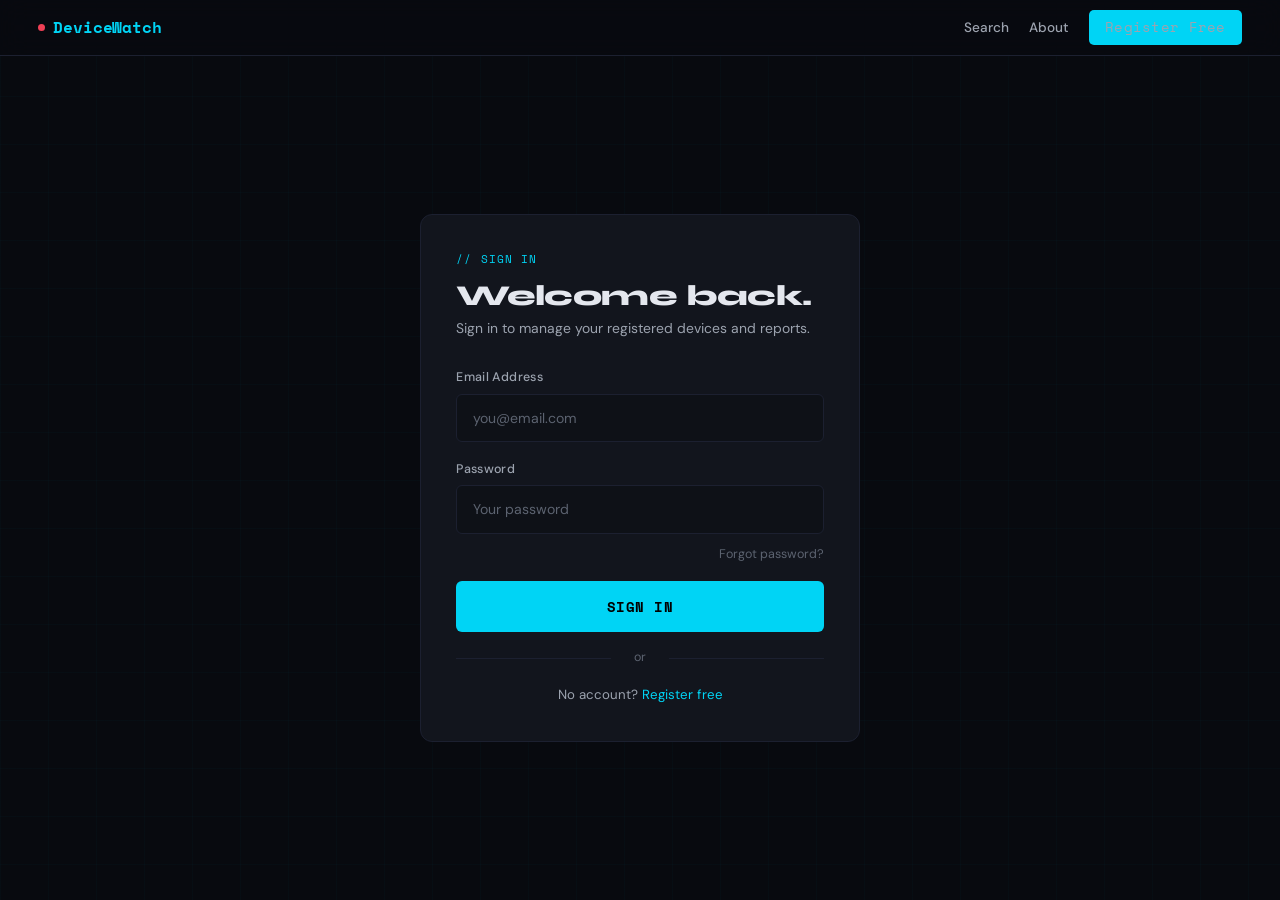
<file: pages/login.html>
<!DOCTYPE html>
<html lang="en">
<head>
  <meta charset="UTF-8">
  <meta name="viewport" content="width=device-width, initial-scale=1.0">
  <meta name="description" content="Sign in to DeviceWatch to manage your registered devices and stolen device reports.">
  <meta name="page-depth" content="../">
  <title>Sign In — DeviceWatch</title>
  <link rel="preconnect" href="https://fonts.googleapis.com">
  <link rel="preconnect" href="https://fonts.gstatic.com" crossorigin>
  <link href="https://fonts.googleapis.com/css2?family=Space+Mono:wght@400;700&family=Syne:wght@400;600;700;800&family=DM+Sans:wght@300;400;500;600&display=swap" rel="stylesheet">
  <link rel="stylesheet" href="../css/style.css">
</head>
<body class="auth-page">

  <nav>
    <a href="../index.html" class="logo"><div class="logo-dot"></div>DeviceWatch</a>
    <div class="nav-links">
      <a href="../index.html">Search</a>
      <a href="../about.html">About</a>
      <a href="signup.html" class="btn-nav">Register Free</a>
    </div>
    <button class="hamburger" onclick="DW.toggleMenu()" aria-label="Toggle menu">
      <span></span><span></span><span></span>
    </button>
  </nav>

  <main class="auth-wrap">
    <div class="auth-card">
      <div class="auth-tag">// Sign In</div>
      <h1 class="auth-title">Welcome back.</h1>
      <p class="auth-sub">Sign in to manage your registered devices and reports.</p>

      <div class="form-group">
        <label for="email">Email Address</label>
        <input type="email" id="email" placeholder="you@email.com" autocomplete="email">
      </div>
      <div class="form-group">
        <label for="pass">Password</label>
        <input type="password" id="pass" placeholder="Your password" autocomplete="current-password">
      </div>
      <a href="#" class="forgot">Forgot password?</a>
      <button class="submit-btn" id="loginBtn">SIGN IN</button>

      <div class="divider">or</div>
      <div class="auth-alt">No account? <a href="signup.html">Register free</a></div>
    </div>
  </main>

  <div class="toast" id="toast"></div>

  <script src="../js/app.js"></script>
  <script>
    function doLogin() {
      const e = document.getElementById('email').value.trim();
      const p = document.getElementById('pass').value;
      if (!e || !p) {
        DW.toast('Please enter your email and password', 'error');
        return;
      }
      if (!e.includes('@')) {
        DW.toast('Please enter a valid email address', 'error');
        return;
      }
      DW.login(e);
      window.location.href = 'dashboard.html';
    }

    document.getElementById('loginBtn').addEventListener('click', doLogin);
    document.addEventListener('keydown', (e) => { if (e.key === 'Enter') doLogin(); });
  </script>
</body>
</html>
</file>
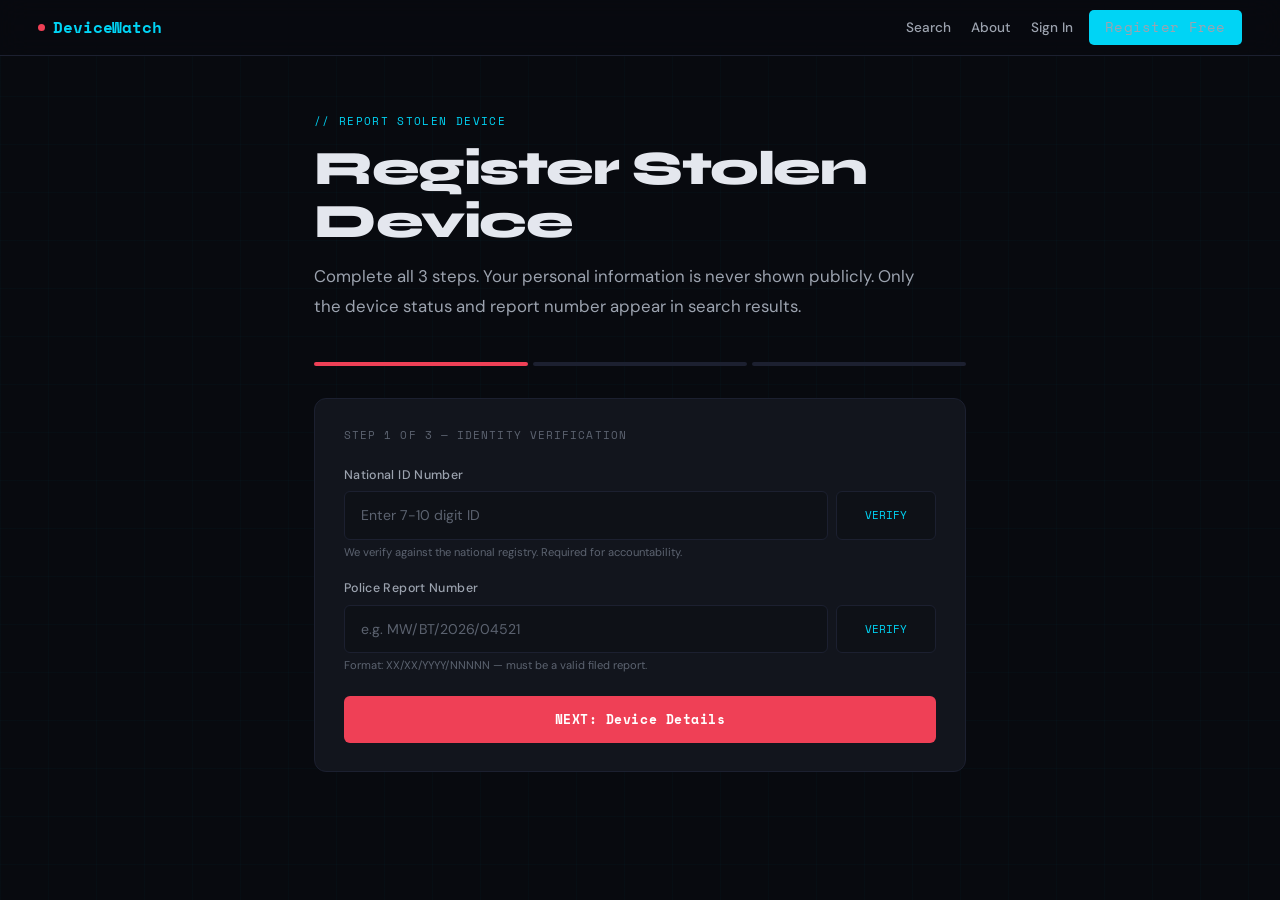
<file: pages/register.html>
<!DOCTYPE html>
<html lang="en">
<head>
  <meta charset="UTF-8">
  <meta name="viewport" content="width=device-width, initial-scale=1.0">
  <meta name="description" content="Register a stolen device on DeviceWatch with your verified National ID and police report number.">
  <meta name="page-depth" content="../">
  <title>Register Stolen Device — DeviceWatch</title>
  <link rel="preconnect" href="https://fonts.googleapis.com">
  <link rel="preconnect" href="https://fonts.gstatic.com" crossorigin>
  <link href="https://fonts.googleapis.com/css2?family=Space+Mono:wght@400;700&family=Syne:wght@400;600;700;800&family=DM+Sans:wght@300;400;500;600&display=swap" rel="stylesheet">
  <link rel="stylesheet" href="../css/style.css">
</head>
<body>

  <nav>
    <a href="../index.html" class="logo"><div class="logo-dot"></div>DeviceWatch</a>
    <div class="nav-links">
      <a href="../index.html">Search</a>
      <a href="../about.html">About</a>
      <span class="nav-guest">
        <a href="login.html">Sign In</a>
        <a href="signup.html" class="btn-nav">Register Free</a>
      </span>
      <span class="nav-auth">
        <a href="dashboard.html">Dashboard</a>
        <span class="user-badge"></span>
        <a href="#" onclick="DW.logout();return false;" style="color:var(--danger)">Logout</a>
      </span>
    </div>
    <button class="hamburger" onclick="DW.toggleMenu()" aria-label="Toggle menu">
      <span></span><span></span><span></span>
    </button>
  </nav>

  <div class="wrap" style="max-width:700px">
    <div class="page-tag">// Report Stolen Device</div>
    <h1 class="page-title">Register Stolen Device</h1>
    <p class="page-sub">Complete all 3 steps. Your personal information is never shown publicly. Only the device status and report number appear in search results.</p>

    <div class="progress-bar">
      <div class="pb active" id="p1"></div>
      <div class="pb" id="p2"></div>
      <div class="pb" id="p3"></div>
    </div>

    <div class="form-card">
      <!-- STEP 1: Identity -->
      <div id="s1">
        <div class="step-label">Step 1 of 3 &mdash; Identity Verification</div>
        <div class="form-group">
          <label for="nid">National ID Number</label>
          <div class="verify-row">
            <input type="text" id="nid" placeholder="Enter 7-10 digit ID" maxlength="10">
            <button class="btn-verify" id="nidBtn" onclick="verifyNID()">VERIFY</button>
          </div>
          <div class="input-hint">We verify against the national registry. Required for accountability.</div>
        </div>
        <div class="form-group">
          <label for="policeRpt">Police Report Number</label>
          <div class="verify-row">
            <input type="text" id="policeRpt" placeholder="e.g. MW/BT/2026/04521">
            <button class="btn-verify" id="rptBtn" onclick="verifyReport()">VERIFY</button>
          </div>
          <div class="input-hint">Format: XX/XX/YYYY/NNNNN &mdash; must be a valid filed report.</div>
        </div>
        <div class="btn-row">
          <button class="btn-next" onclick="goS2()">NEXT: Device Details</button>
        </div>
      </div>

      <!-- STEP 2: Device Info -->
      <div id="s2" style="display:none">
        <div class="step-label">Step 2 of 3 &mdash; Device Information</div>
        <div class="form-group">
          <label for="devType">Device Type</label>
          <select id="devType">
            <option value="">Select device type</option>
            <option>Smartphone</option>
            <option>Laptop</option>
            <option>Tablet</option>
            <option>Desktop / PC</option>
            <option>Smartwatch</option>
            <option>Camera</option>
            <option>Other</option>
          </select>
        </div>
        <div class="form-group">
          <label for="makeModel">Make &amp; Model</label>
          <input type="text" id="makeModel" placeholder="e.g. Samsung Galaxy A54 5G">
        </div>
        <div class="form-group">
          <label for="imei">IMEI Number <span style="color:var(--text-3);font-size:.72rem">(for phones)</span></label>
          <input type="text" id="imei" placeholder="15-digit IMEI" maxlength="15" inputmode="numeric">
          <div class="input-hint">Dial *#06# to find your IMEI. Leave blank if not a phone.</div>
        </div>
        <div class="form-group">
          <label for="serial">Serial Number</label>
          <input type="text" id="serial" placeholder="Device serial number">
        </div>
        <div class="form-group">
          <label for="theftDate">Date of Theft</label>
          <input type="date" id="theftDate">
        </div>
        <div class="btn-row">
          <button class="btn-back" onclick="backS1()">Back</button>
          <button class="btn-next" onclick="goS3()">NEXT: Evidence</button>
        </div>
      </div>

      <!-- STEP 3: Photo & Marks -->
      <div id="s3" style="display:none">
        <div class="step-label">Step 3 of 3 &mdash; Evidence &amp; Identifying Marks</div>
        <div class="form-group">
          <label for="marks">Identifying Marks / Description</label>
          <textarea id="marks" placeholder="Describe any unique marks, scratches, stickers, custom engravings, case colour, etc."></textarea>
          <div class="input-hint">Be specific. This helps identify your device if recovered.</div>
        </div>
        <div class="form-group">
          <label>Device Photo</label>
          <div class="upload-zone">
            <input type="file" accept="image/*" id="photoInput" onchange="previewPhoto(this)">
            <div class="upload-icon">&#x1F4F7;</div>
            <div class="upload-text">Tap to upload photo of device<br><small>JPG, PNG up to 5MB</small></div>
            <img class="preview-img" id="previewImg" alt="Device preview">
          </div>
        </div>
        <div class="btn-row">
          <button class="btn-back" onclick="backS2()">Back</button>
          <button class="btn-next" onclick="submitReport()">&#x1F6A8; REGISTER DEVICE</button>
        </div>
      </div>

      <!-- SUCCESS -->
      <div id="success" style="display:none">
        <div class="success-wrap">
          <div style="font-size:2.5rem;margin-bottom:.8rem">&#x1F6E1;&#xFE0F;</div>
          <h2 style="font-family:var(--font-display);font-size:1.5rem;border:none;padding:0;margin:0 0 .4rem">Device Registered!</h2>
          <p style="color:var(--text-2);margin-bottom:.8rem;font-size:.88rem">Your stolen device has been added to the national registry. Anyone checking this IMEI or serial number will see it is flagged.</p>
          <div class="success-ref" id="refNo">REF: DW-2026-XXXX</div>
          <br>
          <a href="../index.html" style="color:var(--accent);text-decoration:none;font-family:var(--font-mono);font-size:.83rem">Back to Search</a>
          &nbsp;&nbsp;
          <a href="dashboard.html" style="color:var(--text-3);text-decoration:none;font-family:var(--font-mono);font-size:.83rem">My Devices</a>
        </div>
      </div>
    </div>
  </div>

  <div class="toast" id="toast"></div>

  <script src="../js/app.js"></script>
  <script>
    let nidOk = false, rptOk = false;

    function verifyNID() {
      const v = document.getElementById('nid').value.trim();
      if (v.length < 7) { DW.toast('Enter a valid 7-10 digit National ID', 'error'); return; }
      const btn = document.getElementById('nidBtn');
      btn.textContent = 'CHECKING...';
      btn.disabled = true;
      setTimeout(() => {
        nidOk = true;
        btn.textContent = '\u2713 VERIFIED';
        btn.classList.add('ok');
        DW.toast('National ID verified', 'success');
      }, 1600);
    }

    function verifyReport() {
      const v = document.getElementById('policeRpt').value.trim();
      const re = /^[A-Z]{2}\/[A-Z]{2,3}\/\d{4}\/\d{4,5}$/;
      if (!re.test(v.toUpperCase())) {
        DW.toast('Invalid format. Expected: MW/BT/2026/04521', 'error');
        return;
      }
      const btn = document.getElementById('rptBtn');
      btn.textContent = 'CHECKING...';
      btn.disabled = true;
      setTimeout(() => {
        rptOk = true;
        btn.textContent = '\u2713 VALID';
        btn.classList.add('ok');
        DW.toast('Police report number validated', 'success');
      }, 1200);
    }

    function showStep(hide, show, pbHide, pbShow) {
      document.getElementById(hide).style.display = 'none';
      document.getElementById(show).style.display = 'block';
      if (pbHide) document.getElementById(pbHide).classList.replace('active', 'done');
      if (pbShow) document.getElementById(pbShow).classList.add('active');
    }

    function goS2() {
      if (!nidOk) { DW.toast('Please verify your National ID first', 'error'); return; }
      if (!rptOk) { DW.toast('Please verify your police report number', 'error'); return; }
      showStep('s1', 's2', 'p1', 'p2');
    }

    function backS1() {
      document.getElementById('s2').style.display = 'none';
      document.getElementById('s1').style.display = 'block';
      document.getElementById('p2').classList.remove('active', 'done');
      document.getElementById('p1').className = 'pb active';
    }

    function goS3() {
      if (!document.getElementById('makeModel').value.trim()) {
        DW.toast('Enter device make and model', 'error'); return;
      }
      const imei = document.getElementById('imei').value.trim();
      const ser = document.getElementById('serial').value.trim();
      if (!imei && !ser) {
        DW.toast('Enter at least IMEI or Serial Number', 'error'); return;
      }
      showStep('s2', 's3', 'p2', 'p3');
    }

    function backS2() {
      document.getElementById('s3').style.display = 'none';
      document.getElementById('s2').style.display = 'block';
      document.getElementById('p3').classList.remove('active', 'done');
      document.getElementById('p2').className = 'pb active';
    }

    function previewPhoto(inp) {
      if (!inp.files || !inp.files[0]) return;
      const reader = new FileReader();
      reader.onload = (e) => {
        const img = document.getElementById('previewImg');
        img.src = e.target.result;
        img.style.display = 'block';
      };
      reader.readAsDataURL(inp.files[0]);
    }

    function submitReport() {
      if (!document.getElementById('marks').value.trim()) {
        DW.toast('Please add identifying marks', 'error'); return;
      }
      const ref = 'DW-' + new Date().getFullYear() + '-' + String(Math.floor(1000 + Math.random() * 9000));
      document.getElementById('refNo').textContent = 'REF: ' + ref;
      document.getElementById('s3').style.display = 'none';
      document.getElementById('success').style.display = 'block';
      document.getElementById('p3').classList.add('done');
    }
  </script>
</body>
</html>
</file>
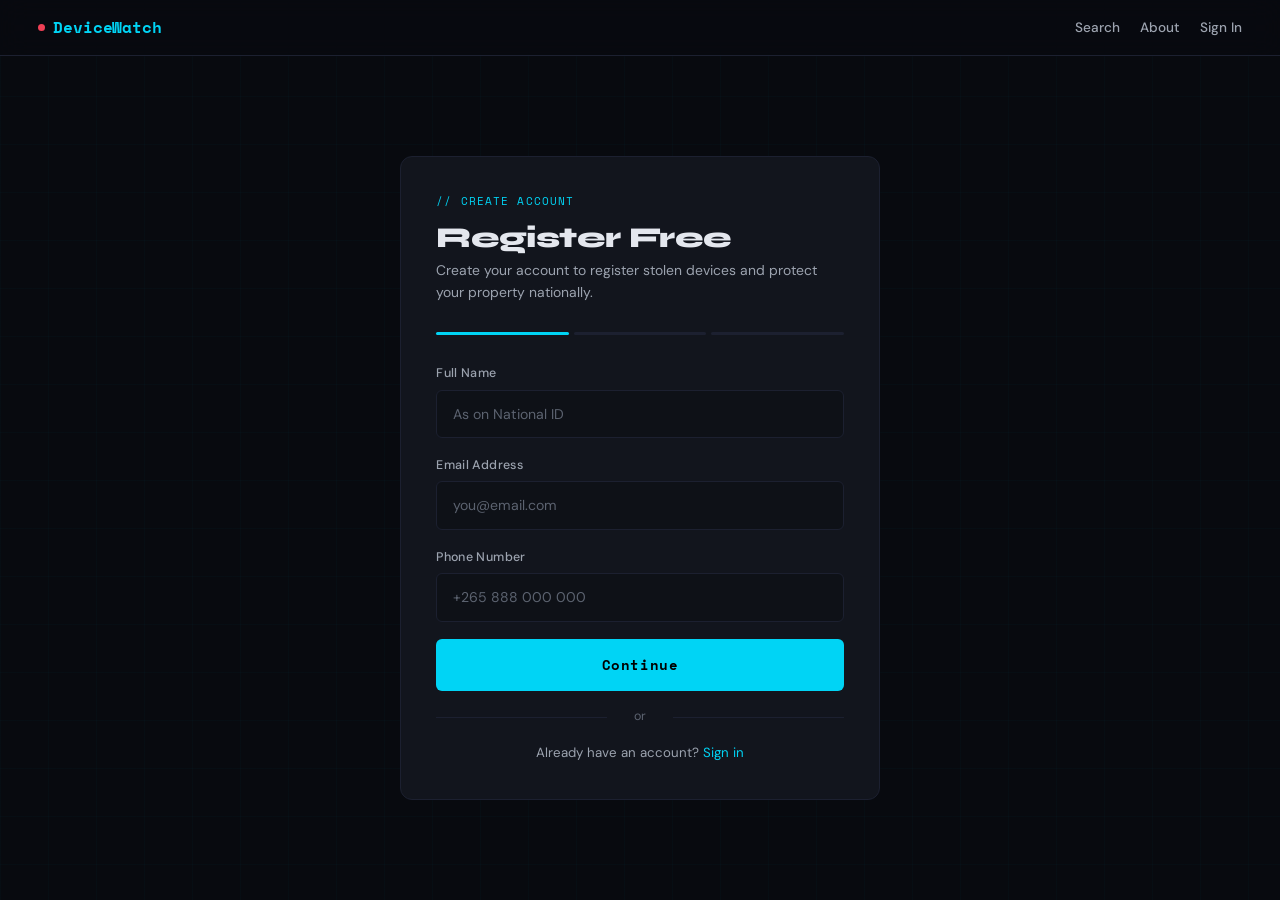
<file: pages/signup.html>
<!DOCTYPE html>
<html lang="en">
<head>
  <meta charset="UTF-8">
  <meta name="viewport" content="width=device-width, initial-scale=1.0">
  <meta name="description" content="Create a free DeviceWatch account to register stolen devices and protect your property nationally.">
  <meta name="page-depth" content="../">
  <title>Create Account — DeviceWatch</title>
  <link rel="preconnect" href="https://fonts.googleapis.com">
  <link rel="preconnect" href="https://fonts.gstatic.com" crossorigin>
  <link href="https://fonts.googleapis.com/css2?family=Space+Mono:wght@400;700&family=Syne:wght@400;600;700;800&family=DM+Sans:wght@300;400;500;600&display=swap" rel="stylesheet">
  <link rel="stylesheet" href="../css/style.css">
</head>
<body class="auth-page">

  <nav>
    <a href="../index.html" class="logo"><div class="logo-dot"></div>DeviceWatch</a>
    <div class="nav-links">
      <a href="../index.html">Search</a>
      <a href="../about.html">About</a>
      <a href="login.html">Sign In</a>
    </div>
    <button class="hamburger" onclick="DW.toggleMenu()" aria-label="Toggle menu">
      <span></span><span></span><span></span>
    </button>
  </nav>

  <main class="auth-wrap">
    <div class="auth-card" style="max-width:480px">
      <div class="auth-tag">// Create Account</div>
      <h1 class="auth-title">Register Free</h1>
      <p class="auth-sub">Create your account to register stolen devices and protect your property nationally.</p>

      <div class="steps-mini">
        <div class="step-dot active" id="sd1"></div>
        <div class="step-dot" id="sd2"></div>
        <div class="step-dot" id="sd3"></div>
      </div>

      <!-- STEP 1: Personal Info -->
      <div id="step1">
        <div class="form-group">
          <label for="fullname">Full Name</label>
          <input type="text" id="fullname" placeholder="As on National ID" autocomplete="name">
        </div>
        <div class="form-group">
          <label for="email">Email Address</label>
          <input type="email" id="email" placeholder="you@email.com" autocomplete="email">
        </div>
        <div class="form-group">
          <label for="phone">Phone Number</label>
          <input type="tel" id="phone" placeholder="+265 888 000 000" autocomplete="tel">
        </div>
        <button class="submit-btn" onclick="goStep2()">Continue</button>
      </div>

      <!-- STEP 2: Verification -->
      <div id="step2" style="display:none">
        <div class="form-group">
          <label for="nid">National ID Number</label>
          <div class="verify-row">
            <input type="text" id="nid" placeholder="e.g. MW12345678" maxlength="10">
            <button class="btn-verify" id="nidBtn" onclick="verifyNID()">VERIFY ID</button>
          </div>
          <div class="input-hint">We validate your ID against the national registry.</div>
        </div>
        <div class="form-group">
          <label for="pass">Create Password</label>
          <input type="password" id="pass" placeholder="Min 8 characters" autocomplete="new-password">
        </div>
        <div class="form-group">
          <label for="pass2">Confirm Password</label>
          <input type="password" id="pass2" placeholder="Repeat password" autocomplete="new-password">
        </div>
        <button class="submit-btn" onclick="goStep3()">Continue</button>
      </div>

      <!-- STEP 3: Success -->
      <div id="step3" style="display:none">
        <div style="text-align:center;padding:1.5rem 0">
          <div style="font-size:2.5rem;margin-bottom:.8rem">&#x2705;</div>
          <h2 style="font-family:var(--font-display);font-size:1.4rem;border:none;padding:0;margin:0 0 .4rem">Account Created!</h2>
          <p style="color:var(--text-2);font-size:.88rem;margin-bottom:1.5rem">Your account is active. You can now register stolen devices.</p>
          <a href="register.html" class="submit-btn" style="display:block;text-align:center;text-decoration:none;padding:.9rem">Register a Stolen Device</a>
          <a href="../index.html" style="display:block;text-align:center;color:var(--text-3);font-size:.83rem;margin-top:.8rem;text-decoration:none">Back to Search</a>
        </div>
      </div>

      <div class="divider">or</div>
      <div class="auth-alt">Already have an account? <a href="login.html">Sign in</a></div>
    </div>
  </main>

  <div class="toast" id="toast"></div>

  <script src="../js/app.js"></script>
  <script>
    function goStep2() {
      const n = document.getElementById('fullname').value.trim();
      const e = document.getElementById('email').value.trim();
      const p = document.getElementById('phone').value.trim();
      if (!n || !e || !p) { DW.toast('Please fill all fields', 'error'); return; }
      if (!e.includes('@')) { DW.toast('Please enter a valid email', 'error'); return; }
      document.getElementById('step1').style.display = 'none';
      document.getElementById('step2').style.display = 'block';
      document.getElementById('sd1').classList.replace('active', 'done');
      document.getElementById('sd2').classList.add('active');
    }

    let nidVerified = false;

    function verifyNID() {
      const v = document.getElementById('nid').value.trim();
      if (v.length < 7) { DW.toast('Enter a valid ID number', 'error'); return; }
      const btn = document.getElementById('nidBtn');
      btn.textContent = 'CHECKING...';
      btn.disabled = true;
      setTimeout(() => {
        nidVerified = true;
        btn.textContent = '\u2713 VERIFIED';
        btn.classList.add('ok');
        DW.toast('National ID verified successfully', 'success');
      }, 1500);
    }

    function goStep3() {
      if (!nidVerified) { DW.toast('Please verify your National ID first', 'error'); return; }
      const p = document.getElementById('pass').value;
      const p2 = document.getElementById('pass2').value;
      if (p.length < 8) { DW.toast('Password must be at least 8 characters', 'error'); return; }
      if (p !== p2) { DW.toast('Passwords do not match', 'error'); return; }
      DW.login(document.getElementById('email').value);
      document.getElementById('step2').style.display = 'none';
      document.getElementById('step3').style.display = 'block';
      document.getElementById('sd2').classList.replace('active', 'done');
      document.getElementById('sd3').classList.add('active', 'done');
    }
  </script>
</body>
</html>
</file>
<file: css/style.css>
/* ============================================================
   DeviceWatch — Stolen Device Registry
   Production Stylesheet v2.0
   TechNexus Malawi — technexus_mw@proton.me
   ============================================================ */

/* --- DESIGN TOKENS --- */
:root {
  --bg:       #080a0f;
  --surface:  #0e1117;
  --card:     #12151d;
  --border:   #1c2030;
  --border-h: #2a2f42;

  --accent:   #00d4f5;
  --accent-d: #009ab8;
  --danger:   #ef4056;
  --danger-d: #c8253a;
  --success:  #34d399;
  --warning:  #fbbf24;
  --info:     #60a5fa;

  --text:     #e4e7ee;
  --text-2:   #9ca3af;
  --text-3:   #5c6370;

  --font-body:    'DM Sans', -apple-system, BlinkMacSystemFont, 'Segoe UI', sans-serif;
  --font-display: 'Syne', 'DM Sans', sans-serif;
  --font-mono:    'Space Mono', 'Fira Code', 'Cascadia Code', monospace;

  --radius:   8px;
  --radius-lg:12px;
  --shadow:   0 1px 3px rgba(0,0,0,.4), 0 4px 16px rgba(0,0,0,.25);
  --shadow-lg:0 4px 24px rgba(0,0,0,.5);

  --transition: .2s ease;
  --max-w:    1120px;
}

/* --- RESET --- */
*, *::before, *::after { box-sizing: border-box; margin: 0; padding: 0; }
html { scroll-behavior: smooth; -webkit-text-size-adjust: 100%; }
body {
  background: var(--bg);
  color: var(--text);
  font-family: var(--font-body);
  font-size: 16px;
  line-height: 1.6;
  min-height: 100vh;
  overflow-x: hidden;
  -webkit-font-smoothing: antialiased;
  -moz-osx-font-smoothing: grayscale;
}
img { max-width: 100%; height: auto; display: block; }
a { color: inherit; text-decoration: none; }
button { font: inherit; cursor: pointer; border: none; background: none; }
input, select, textarea { font: inherit; }
::selection { background: rgba(0,212,245,.25); color: #fff; }

/* --- GRID OVERLAY --- */
body::before {
  content: '';
  position: fixed;
  inset: 0;
  background-image:
    linear-gradient(rgba(0,212,245,.025) 1px, transparent 1px),
    linear-gradient(90deg, rgba(0,212,245,.025) 1px, transparent 1px);
  background-size: 48px 48px;
  pointer-events: none;
  z-index: 0;
}

/* --- NAVIGATION --- */
nav {
  position: sticky;
  top: 0;
  z-index: 1000;
  background: rgba(8,10,15,.88);
  backdrop-filter: blur(16px) saturate(1.4);
  -webkit-backdrop-filter: blur(16px) saturate(1.4);
  border-bottom: 1px solid var(--border);
  display: flex;
  align-items: center;
  justify-content: space-between;
  padding: 0 clamp(1rem, 3vw, 2.5rem);
  height: 56px;
}

.logo {
  font-family: var(--font-mono);
  font-size: 1rem;
  font-weight: 700;
  color: var(--accent);
  letter-spacing: -.01em;
  display: flex;
  align-items: center;
  gap: 8px;
  text-decoration: none;
  flex-shrink: 0;
}

.logo-dot {
  width: 7px;
  height: 7px;
  border-radius: 50%;
  background: var(--danger);
  animation: pulse 2.5s ease-in-out infinite;
}

@keyframes pulse {
  0%, 100% { opacity: 1; transform: scale(1); }
  50% { opacity: .4; transform: scale(1.4); }
}

.nav-links {
  display: flex;
  gap: 1.25rem;
  align-items: center;
}

.nav-links a {
  color: var(--text-2);
  text-decoration: none;
  font-size: .85rem;
  font-weight: 500;
  transition: color var(--transition);
  white-space: nowrap;
}
.nav-links a:hover,
.nav-links a.active { color: var(--text); }

/* Auth-state visibility */
.nav-guest, .nav-auth { display: flex; gap: 1rem; align-items: center; }
.nav-auth { display: none; }
body.logged-in .nav-guest { display: none; }
body.logged-in .nav-auth  { display: flex; }

.user-badge {
  font-family: var(--font-mono);
  font-size: .72rem;
  color: var(--accent);
  background: rgba(0,212,245,.06);
  border: 1px solid rgba(0,212,245,.15);
  padding: .25rem .7rem;
  border-radius: 99px;
}

.btn-nav {
  background: var(--accent);
  color: #000;
  padding: .4rem 1rem;
  border-radius: 5px;
  font-weight: 700;
  font-size: .78rem;
  font-family: var(--font-mono);
  text-decoration: none;
  letter-spacing: .02em;
  transition: opacity var(--transition);
  white-space: nowrap;
}
.btn-nav:hover { opacity: .85; color: #000; }

/* Hamburger */
.hamburger {
  display: none;
  background: none;
  border: none;
  cursor: pointer;
  padding: 6px;
  z-index: 1001;
}
.hamburger span {
  display: block;
  width: 20px;
  height: 2px;
  background: var(--text);
  margin: 4px 0;
  transition: transform .3s, opacity .3s;
  border-radius: 2px;
}
.hamburger.open span:nth-child(1) { transform: rotate(45deg) translate(4px, 4px); }
.hamburger.open span:nth-child(2) { opacity: 0; }
.hamburger.open span:nth-child(3) { transform: rotate(-45deg) translate(4px, -4px); }

@media (max-width: 768px) {
  .nav-links {
    display: none;
    flex-direction: column;
    position: fixed;
    top: 56px;
    left: 0;
    right: 0;
    bottom: 0;
    background: rgba(8,10,15,.97);
    backdrop-filter: blur(20px);
    padding: 2rem 1.5rem;
    gap: 1.2rem;
    align-items: flex-start;
    overflow-y: auto;
  }
  .nav-links.open { display: flex; }
  .nav-links a { font-size: 1.1rem; }
  .hamburger { display: block; }
  .nav-guest, .nav-auth { flex-direction: column; align-items: flex-start; }
}

/* --- HERO --- */
.hero {
  position: relative;
  z-index: 1;
  min-height: calc(100vh - 56px);
  display: flex;
  flex-direction: column;
  align-items: center;
  justify-content: center;
  padding: 4rem 1.5rem;
  text-align: center;
}

.hero-badge {
  display: inline-flex;
  align-items: center;
  gap: 8px;
  background: rgba(0,212,245,.05);
  border: 1px solid rgba(0,212,245,.15);
  border-radius: 99px;
  padding: .3rem .9rem;
  font-size: .72rem;
  font-family: var(--font-mono);
  color: var(--accent);
  margin-bottom: 2rem;
  letter-spacing: .04em;
}
.badge-dot {
  width: 6px;
  height: 6px;
  border-radius: 50%;
  background: var(--success);
  animation: pulse 1.5s ease-in-out infinite;
}

h1 {
  font-family: var(--font-display);
  font-size: clamp(2.4rem, 6.5vw, 5rem);
  font-weight: 800;
  line-height: 1.06;
  letter-spacing: -.035em;
  max-width: 780px;
  margin-bottom: 1.5rem;
  color: var(--text);
}
h1 .highlight { color: var(--accent); }
h1 .red { color: var(--danger); }

.hero-sub {
  color: var(--text-2);
  font-size: 1.05rem;
  max-width: 520px;
  line-height: 1.7;
  margin-bottom: 2.5rem;
  font-weight: 400;
}

/* --- SEARCH --- */
.search-wrap {
  width: 100%;
  max-width: 640px;
  margin-bottom: .8rem;
}

.search-box {
  display: flex;
  background: var(--surface);
  border: 1.5px solid var(--border);
  border-radius: var(--radius);
  overflow: hidden;
  transition: border-color .25s, box-shadow .25s;
}
.search-box:focus-within {
  border-color: var(--accent);
  box-shadow: 0 0 0 3px rgba(0,212,245,.1);
}

.search-input {
  flex: 1;
  background: transparent;
  border: none;
  outline: none;
  color: var(--text);
  font-family: var(--font-mono);
  font-size: .95rem;
  padding: 1rem 1.2rem;
  letter-spacing: .02em;
  min-width: 0;
}
.search-input::placeholder { color: var(--text-3); }

.search-btn {
  background: var(--accent);
  color: #000;
  border: none;
  cursor: pointer;
  padding: 0 1.6rem;
  font-family: var(--font-mono);
  font-size: .82rem;
  font-weight: 700;
  letter-spacing: .04em;
  transition: background var(--transition), transform .1s;
  white-space: nowrap;
  flex-shrink: 0;
}
.search-btn:hover { background: var(--accent-d); }
.search-btn:active { transform: scale(.97); }

.search-hint {
  font-size: .72rem;
  color: var(--text-3);
  font-family: var(--font-mono);
  margin-top: .5rem;
}

/* --- RESULT CARDS --- */
#result-area { width: 100%; max-width: 640px; margin-top: 1.5rem; }

.result-card {
  border-radius: var(--radius);
  padding: 1.4rem;
  text-align: left;
  animation: fadeUp .3s ease;
}
@keyframes fadeUp {
  from { opacity: 0; transform: translateY(8px); }
  to   { opacity: 1; transform: translateY(0); }
}

.result-clean {
  background: rgba(52,211,153,.04);
  border: 1px solid rgba(52,211,153,.2);
}
.result-stolen {
  background: rgba(239,64,86,.05);
  border: 1px solid rgba(239,64,86,.25);
}
.result-not-found {
  background: rgba(96,165,250,.04);
  border: 1px solid rgba(96,165,250,.15);
}

.result-title {
  font-family: var(--font-mono);
  font-size: .95rem;
  font-weight: 700;
  margin-bottom: .5rem;
  display: flex;
  align-items: center;
  gap: 8px;
}
.result-title.clean   { color: var(--success); }
.result-title.stolen  { color: var(--danger); }
.result-title.neutral { color: var(--info); }
.result-body { font-size: .88rem; color: var(--text-2); line-height: 1.65; }

.result-tags { display: flex; flex-wrap: wrap; gap: .4rem; margin-top: .8rem; }

.tag {
  font-family: var(--font-mono);
  font-size: .68rem;
  padding: .2rem .6rem;
  border-radius: 4px;
  letter-spacing: .03em;
  font-weight: 600;
}
.tag.stolen  { background: rgba(239,64,86,.1); color: var(--danger);  border: 1px solid rgba(239,64,86,.18); }
.tag.info    { background: rgba(0,212,245,.06); color: var(--accent);  border: 1px solid rgba(0,212,245,.12); }
.tag.success { background: rgba(52,211,153,.08);color: var(--success); border: 1px solid rgba(52,211,153,.15); }

/* --- STATS BAR --- */
.stats-bar {
  position: relative;
  z-index: 1;
  display: flex;
  border-top: 1px solid var(--border);
  border-bottom: 1px solid var(--border);
  background: var(--surface);
  overflow-x: auto;
}
.stat {
  flex: 1;
  min-width: 160px;
  padding: 1.8rem 2rem;
  border-right: 1px solid var(--border);
  text-align: center;
}
.stat:last-child { border-right: none; }
.stat-num {
  font-family: var(--font-display);
  font-size: 2.2rem;
  font-weight: 800;
  color: var(--accent);
  line-height: 1;
  margin-bottom: .35rem;
}
.stat-label {
  font-size: .75rem;
  color: var(--text-3);
  letter-spacing: .06em;
  text-transform: uppercase;
  font-weight: 500;
}

/* --- SECTIONS --- */
.section {
  position: relative;
  z-index: 1;
  padding: 5rem 1.5rem;
  max-width: var(--max-w);
  margin: 0 auto;
}

.section-tag {
  font-family: var(--font-mono);
  font-size: .7rem;
  color: var(--accent);
  letter-spacing: .12em;
  text-transform: uppercase;
  margin-bottom: .8rem;
}

.section-title {
  font-family: var(--font-display);
  font-size: clamp(1.7rem, 4vw, 2.8rem);
  font-weight: 800;
  letter-spacing: -.025em;
  margin-bottom: 1rem;
  line-height: 1.15;
}
.section-title span { color: var(--accent); }

.section-sub {
  color: var(--text-2);
  max-width: 500px;
  line-height: 1.7;
  margin-bottom: 2.5rem;
}

/* --- STEPS GRID --- */
.steps-grid {
  display: grid;
  grid-template-columns: repeat(auto-fit, minmax(220px, 1fr));
  gap: 1px;
  background: var(--border);
  border: 1.5px solid var(--border);
  border-radius: var(--radius-lg);
  overflow: hidden;
}
.step {
  background: var(--card);
  padding: 1.8rem;
  transition: background var(--transition);
}
.step:hover { background: #161a25; }
.step-num {
  font-family: var(--font-mono);
  font-size: .68rem;
  color: var(--text-3);
  letter-spacing: .1em;
  margin-bottom: 1rem;
}
.step-icon { font-size: 1.8rem; margin-bottom: .8rem; display: block; }
.step h3 {
  font-family: var(--font-display);
  font-size: 1.05rem;
  font-weight: 700;
  margin-bottom: .5rem;
}
.step p { font-size: .85rem; color: var(--text-2); line-height: 1.6; }

/* --- FEATURES GRID --- */
.features-grid {
  display: grid;
  grid-template-columns: repeat(auto-fit, minmax(260px, 1fr));
  gap: 1rem;
}
.feature-card {
  background: var(--card);
  border: 1px solid var(--border);
  border-radius: var(--radius);
  padding: 1.6rem;
  transition: border-color var(--transition), transform var(--transition);
}
.feature-card:hover {
  border-color: rgba(0,212,245,.25);
  transform: translateY(-2px);
}
.feature-icon { font-size: 1.5rem; margin-bottom: .8rem; }
.feature-card h3 {
  font-family: var(--font-display);
  font-size: .95rem;
  font-weight: 700;
  margin-bottom: .4rem;
}
.feature-card p { font-size: .83rem; color: var(--text-2); line-height: 1.6; }

/* --- CTA SECTION --- */
.cta-section {
  position: relative;
  z-index: 1;
  background: var(--surface);
  border-top: 1px solid var(--border);
  border-bottom: 1px solid var(--border);
  text-align: center;
  padding: 5rem 1.5rem;
}
.cta-section h2 {
  font-family: var(--font-display);
  font-size: clamp(1.7rem, 4vw, 2.8rem);
  font-weight: 800;
  letter-spacing: -.02em;
  margin-bottom: .8rem;
}
.cta-section p {
  color: var(--text-2);
  max-width: 460px;
  margin: 0 auto 2rem;
  line-height: 1.7;
}

/* --- BUTTONS --- */
.btn {
  display: inline-block;
  padding: .8rem 1.8rem;
  border-radius: 6px;
  font-family: var(--font-mono);
  font-weight: 700;
  font-size: .85rem;
  letter-spacing: .04em;
  text-decoration: none;
  margin: .35rem;
  transition: opacity var(--transition), transform .12s;
  cursor: pointer;
  border: none;
}
.btn:hover { opacity: .88; transform: translateY(-1px); }
.btn:active { transform: scale(.97); }

.btn-danger  { background: var(--danger); color: #fff; }
.btn-primary { background: var(--accent); color: #000; }
.btn-outline {
  background: transparent;
  border: 1.5px solid var(--border);
  color: var(--text);
}
.btn-outline:hover { border-color: var(--accent); color: var(--accent); }

/* --- CONTENT PAGES --- */
.wrap {
  position: relative;
  z-index: 1;
  max-width: 800px;
  margin: 0 auto;
  padding: 3.5rem 1.5rem;
}

.page-tag {
  font-family: var(--font-mono);
  font-size: .7rem;
  color: var(--accent);
  letter-spacing: .12em;
  text-transform: uppercase;
  margin-bottom: .8rem;
}
.page-title {
  font-family: var(--font-display);
  font-size: clamp(2rem, 5vw, 3rem);
  font-weight: 800;
  letter-spacing: -.03em;
  margin-bottom: .8rem;
  line-height: 1.1;
}
.page-title span { color: var(--accent); }
.page-sub {
  font-size: 1.05rem;
  color: var(--text-2);
  line-height: 1.8;
  margin-bottom: 2.5rem;
  max-width: 620px;
}

h2 {
  font-family: var(--font-display);
  font-size: 1.4rem;
  font-weight: 800;
  margin: 2.5rem 0 .8rem;
  border-top: 1px solid var(--border);
  padding-top: 1.8rem;
}

p { color: var(--text-2); line-height: 1.8; margin-bottom: .8rem; font-size: .93rem; }

/* --- FAQ GRID --- */
.q-grid {
  display: grid;
  grid-template-columns: repeat(auto-fit, minmax(320px, 1fr));
  gap: 1px;
  background: var(--border);
  border: 1.5px solid var(--border);
  border-radius: var(--radius-lg);
  overflow: hidden;
  margin: 1.5rem 0;
}
.q-item { background: var(--card); padding: 1.6rem; }
.q-q {
  font-family: var(--font-display);
  font-size: .95rem;
  font-weight: 700;
  margin-bottom: .5rem;
  color: var(--text);
}
.q-a { font-size: .85rem; color: var(--text-2); line-height: 1.7; }

/* --- DATA TABLES --- */
.data-table {
  width: 100%;
  border-collapse: collapse;
  margin: 1rem 0;
  font-size: .85rem;
}
.data-table th {
  text-align: left;
  font-family: var(--font-mono);
  font-size: .72rem;
  letter-spacing: .06em;
  text-transform: uppercase;
  color: var(--text-3);
  padding: .8rem 1rem;
  border-bottom: 1.5px solid var(--border);
  background: rgba(0,0,0,.2);
}
.data-table td {
  padding: .7rem 1rem;
  border-bottom: 1px solid var(--border);
  color: var(--text-2);
  vertical-align: top;
}
.data-table tr:last-child td { border-bottom: none; }
.data-table tr:hover td { background: rgba(0,212,245,.02); }

/* --- AUTH PAGES (LOGIN / SIGNUP) --- */
.auth-wrap {
  flex: 1;
  display: flex;
  align-items: center;
  justify-content: center;
  padding: 3rem 1rem;
  position: relative;
  z-index: 1;
}
body.auth-page {
  display: flex;
  flex-direction: column;
  min-height: 100vh;
}

.auth-card {
  background: var(--card);
  border: 1px solid var(--border);
  border-radius: var(--radius-lg);
  width: 100%;
  max-width: 440px;
  padding: 2.2rem;
}
.auth-tag {
  font-family: var(--font-mono);
  font-size: .7rem;
  color: var(--accent);
  letter-spacing: .1em;
  text-transform: uppercase;
  margin-bottom: .8rem;
}
.auth-title {
  font-family: var(--font-display);
  font-size: 1.8rem;
  font-weight: 800;
  letter-spacing: -.02em;
  margin-bottom: .35rem;
}
.auth-sub {
  color: var(--text-2);
  font-size: .87rem;
  margin-bottom: 1.8rem;
  line-height: 1.6;
}

/* --- FORM ELEMENTS --- */
.form-group { margin-bottom: 1.1rem; }
label {
  display: block;
  font-size: .78rem;
  font-weight: 500;
  margin-bottom: .35rem;
  color: var(--text-2);
  letter-spacing: .03em;
}
input, select, textarea {
  width: 100%;
  background: var(--surface);
  border: 1.5px solid var(--border);
  border-radius: 6px;
  padding: .75rem 1rem;
  color: var(--text);
  font-size: .88rem;
  outline: none;
  transition: border-color .2s, box-shadow .2s;
}
input:focus, select:focus, textarea:focus {
  border-color: var(--accent);
  box-shadow: 0 0 0 3px rgba(0,212,245,.08);
}
input::placeholder, textarea::placeholder { color: var(--text-3); }
textarea { resize: vertical; min-height: 80px; }
select {
  appearance: none;
  background-image: url("data:image/svg+xml,%3Csvg xmlns='http://www.w3.org/2000/svg' width='12' height='12' viewBox='0 0 12 12'%3E%3Cpath fill='%235c6370' d='M6 8L1 3h10z'/%3E%3C/svg%3E");
  background-repeat: no-repeat;
  background-position: right 1rem center;
}

.input-hint {
  font-size: .7rem;
  color: var(--text-3);
  margin-top: .25rem;
}

.submit-btn {
  width: 100%;
  background: var(--accent);
  color: #000;
  border: none;
  padding: .9rem;
  border-radius: 6px;
  font-family: var(--font-mono);
  font-weight: 700;
  font-size: .88rem;
  letter-spacing: .04em;
  cursor: pointer;
  transition: opacity var(--transition), transform .1s;
}
.submit-btn:hover { opacity: .85; }
.submit-btn:active { transform: scale(.98); }

.verify-row { display: flex; gap: .5rem; }
.verify-row input { flex: 1; }
.btn-verify {
  background: var(--surface);
  border: 1.5px solid var(--border);
  color: var(--accent);
  padding: .75rem .8rem;
  border-radius: 6px;
  font-family: var(--font-mono);
  font-size: .7rem;
  cursor: pointer;
  white-space: nowrap;
  transition: border-color var(--transition);
  min-width: 100px;
  text-align: center;
}
.btn-verify:hover { border-color: var(--accent); }
.btn-verify.ok { border-color: rgba(52,211,153,.35); color: var(--success); }

.forgot {
  display: block;
  text-align: right;
  font-size: .78rem;
  color: var(--text-3);
  text-decoration: none;
  margin-top: -.4rem;
  margin-bottom: 1rem;
  transition: color var(--transition);
}
.forgot:hover { color: var(--accent); }

.divider {
  text-align: center;
  color: var(--text-3);
  font-size: .78rem;
  margin: 1rem 0;
  position: relative;
}
.divider::before, .divider::after {
  content: '';
  position: absolute;
  top: 50%;
  width: 42%;
  height: 1px;
  background: var(--border);
}
.divider::before { left: 0; }
.divider::after  { right: 0; }

.auth-alt { text-align: center; font-size: .83rem; color: var(--text-2); }
.auth-alt a { color: var(--accent); text-decoration: none; }
.auth-alt a:hover { text-decoration: underline; }

/* --- STEP DOTS --- */
.steps-mini { display: flex; gap: .3rem; margin-bottom: 1.8rem; }
.step-dot {
  flex: 1;
  height: 3px;
  border-radius: 3px;
  background: var(--border);
  transition: background .3s;
}
.step-dot.active { background: var(--accent); }
.step-dot.done   { background: var(--success); }

/* --- PROGRESS BAR (REGISTER) --- */
.progress-bar { display: flex; gap: .35rem; margin-bottom: 2rem; }
.pb {
  flex: 1;
  height: 4px;
  border-radius: 4px;
  background: var(--border);
  transition: background .3s;
}
.pb.active { background: var(--danger); }
.pb.done   { background: var(--success); }

/* --- UPLOAD ZONE --- */
.upload-zone {
  border: 1.5px dashed var(--border);
  border-radius: var(--radius);
  padding: 1.8rem;
  text-align: center;
  cursor: pointer;
  transition: border-color var(--transition);
  position: relative;
  background: var(--surface);
}
.upload-zone:hover { border-color: var(--accent); }
.upload-zone input[type=file] {
  position: absolute;
  inset: 0;
  opacity: 0;
  cursor: pointer;
}
.upload-icon { font-size: 1.8rem; margin-bottom: .4rem; }
.upload-text { color: var(--text-3); font-size: .82rem; }
.preview-img {
  max-height: 140px;
  border-radius: 6px;
  margin-top: .8rem;
  display: none;
}

/* --- DASHBOARD --- */
.dash {
  position: relative;
  z-index: 1;
  max-width: 980px;
  margin: 0 auto;
  padding: 2.5rem 1.5rem;
}
.dash-header {
  display: flex;
  align-items: flex-end;
  justify-content: space-between;
  flex-wrap: wrap;
  gap: 1rem;
  margin-bottom: 2rem;
}
.dash-title {
  font-family: var(--font-display);
  font-size: 1.8rem;
  font-weight: 800;
  letter-spacing: -.02em;
}
.dash-sub { color: var(--text-2); font-size: .87rem; margin-top: .15rem; }

.stats-row {
  display: grid;
  grid-template-columns: repeat(auto-fit, minmax(170px, 1fr));
  gap: .8rem;
  margin-bottom: 2rem;
}
.stat-card {
  background: var(--card);
  border: 1px solid var(--border);
  border-radius: var(--radius);
  padding: 1.3rem;
}
.stat-n {
  font-family: var(--font-display);
  font-size: 1.8rem;
  font-weight: 800;
  line-height: 1;
  margin-bottom: .3rem;
}
.stat-l {
  font-size: .73rem;
  color: var(--text-3);
  letter-spacing: .04em;
  text-transform: uppercase;
}
.stat-n.red   { color: var(--danger); }
.stat-n.green { color: var(--success); }
.stat-n.blue  { color: var(--accent); }

.devices-title {
  font-family: var(--font-display);
  font-size: 1.15rem;
  font-weight: 700;
  margin-bottom: .8rem;
  display: flex;
  align-items: center;
  justify-content: space-between;
}
.devices-title small {
  font-family: var(--font-mono);
  font-size: .68rem;
  color: var(--text-3);
  font-weight: 400;
}

.device-list {
  display: flex;
  flex-direction: column;
  gap: 1px;
  background: var(--border);
  border: 1px solid var(--border);
  border-radius: var(--radius-lg);
  overflow: hidden;
}
.device-row {
  background: var(--card);
  padding: 1.1rem 1.4rem;
  display: flex;
  align-items: center;
  gap: 1rem;
  transition: background .15s;
}
.device-row:hover { background: #161a25; }
.dev-icon { font-size: 1.5rem; flex-shrink: 0; }
.dev-info { flex: 1; min-width: 0; }
.dev-name {
  font-weight: 600;
  font-size: .92rem;
  white-space: nowrap;
  overflow: hidden;
  text-overflow: ellipsis;
}
.dev-meta {
  font-family: var(--font-mono);
  font-size: .7rem;
  color: var(--text-3);
  margin-top: .15rem;
}
.dev-status {
  display: flex;
  flex-direction: column;
  align-items: flex-end;
  gap: .25rem;
  flex-shrink: 0;
}
.badge {
  font-family: var(--font-mono);
  font-size: .63rem;
  padding: .18rem .55rem;
  border-radius: 4px;
  letter-spacing: .04em;
  font-weight: 700;
}
.badge.stolen  { background: rgba(239,64,86,.1);  color: var(--danger);  border: 1px solid rgba(239,64,86,.18); }
.badge.active  { background: rgba(52,211,153,.08);color: var(--success); border: 1px solid rgba(52,211,153,.15); }
.badge.pending { background: rgba(0,212,245,.06); color: var(--accent);  border: 1px solid rgba(0,212,245,.12); }
.dev-date { font-size: .7rem; color: var(--text-3); }
.dev-actions { display: flex; gap: .4rem; margin-top: .15rem; }
.btn-sm {
  background: var(--surface);
  border: 1px solid var(--border);
  color: var(--text-3);
  padding: .25rem .6rem;
  border-radius: 4px;
  font-family: var(--font-mono);
  font-size: .65rem;
  cursor: pointer;
  transition: all var(--transition);
}
.btn-sm:hover { border-color: var(--accent); color: var(--accent); }
.btn-sm.del:hover { border-color: var(--danger); color: var(--danger); }

/* --- REGISTER PAGE --- */
.form-card {
  background: var(--card);
  border: 1px solid var(--border);
  border-radius: var(--radius-lg);
  padding: 1.8rem;
}
.step-label {
  font-family: var(--font-mono);
  font-size: .68rem;
  color: var(--text-3);
  letter-spacing: .1em;
  text-transform: uppercase;
  margin-bottom: 1.3rem;
}
.btn-row { display: flex; gap: .6rem; margin-top: 1.3rem; }
.btn-back {
  flex: 1;
  background: transparent;
  border: 1.5px solid var(--border);
  color: var(--text);
  padding: .8rem;
  border-radius: 6px;
  font-family: var(--font-mono);
  font-size: .78rem;
  cursor: pointer;
  transition: border-color var(--transition);
}
.btn-back:hover { border-color: var(--accent); }
.btn-next {
  flex: 2;
  background: var(--danger);
  color: #fff;
  border: none;
  padding: .8rem;
  border-radius: 6px;
  font-family: var(--font-mono);
  font-weight: 700;
  font-size: .82rem;
  cursor: pointer;
  letter-spacing: .04em;
  transition: opacity var(--transition);
}
.btn-next:hover { opacity: .85; }

.success-wrap { text-align: center; padding: 2rem; }
.success-ref {
  font-family: var(--font-mono);
  background: rgba(0,212,245,.06);
  border: 1px solid rgba(0,212,245,.15);
  border-radius: 6px;
  padding: .7rem 1.2rem;
  color: var(--accent);
  font-size: .88rem;
  display: inline-block;
  margin: .8rem 0;
}

/* --- TOAST NOTIFICATIONS --- */
.toast {
  position: fixed;
  bottom: 1.5rem;
  right: 1.5rem;
  background: var(--surface);
  border: 1px solid var(--border);
  border-radius: var(--radius);
  padding: .8rem 1.3rem;
  font-family: var(--font-mono);
  font-size: .78rem;
  z-index: 9999;
  display: none;
  animation: fadeUp .3s ease;
  box-shadow: var(--shadow-lg);
  max-width: 360px;
}
.toast.error   { border-color: rgba(239,64,86,.3); color: var(--danger); }
.toast.success { border-color: rgba(52,211,153,.3); color: var(--success); }

/* --- FOOTER --- */
footer {
  position: relative;
  z-index: 1;
  background: var(--bg);
  border-top: 1px solid var(--border);
  padding: 1.8rem clamp(1rem, 3vw, 2.5rem);
  display: flex;
  align-items: center;
  justify-content: space-between;
  flex-wrap: wrap;
  gap: .8rem;
}
footer .logo { font-size: .88rem; }
footer p { font-size: .78rem; color: var(--text-3); }
.footer-links { display: flex; gap: 1rem; }
.footer-links a {
  font-size: .78rem;
  color: var(--text-3);
  text-decoration: none;
  transition: color var(--transition);
}
.footer-links a:hover { color: var(--accent); }

/* --- CTA ROW --- */
.cta-row { display: flex; gap: .8rem; flex-wrap: wrap; margin-top: 1.5rem; }

/* --- RESPONSIVE --- */
@media (max-width: 640px) {
  .stat { padding: 1.2rem; min-width: 140px; }
  .stat-num { font-size: 1.8rem; }
  .search-btn { padding: 0 .8rem; font-size: .72rem; }
  .dash-header { flex-direction: column; align-items: flex-start; }
  .device-row { flex-direction: column; align-items: flex-start; gap: .6rem; }
  .dev-status { align-items: flex-start; flex-direction: row; flex-wrap: wrap; gap: .4rem; }
  .q-grid { grid-template-columns: 1fr; }
  footer { flex-direction: column; text-align: center; }
  .footer-links { justify-content: center; }
}
</file>
